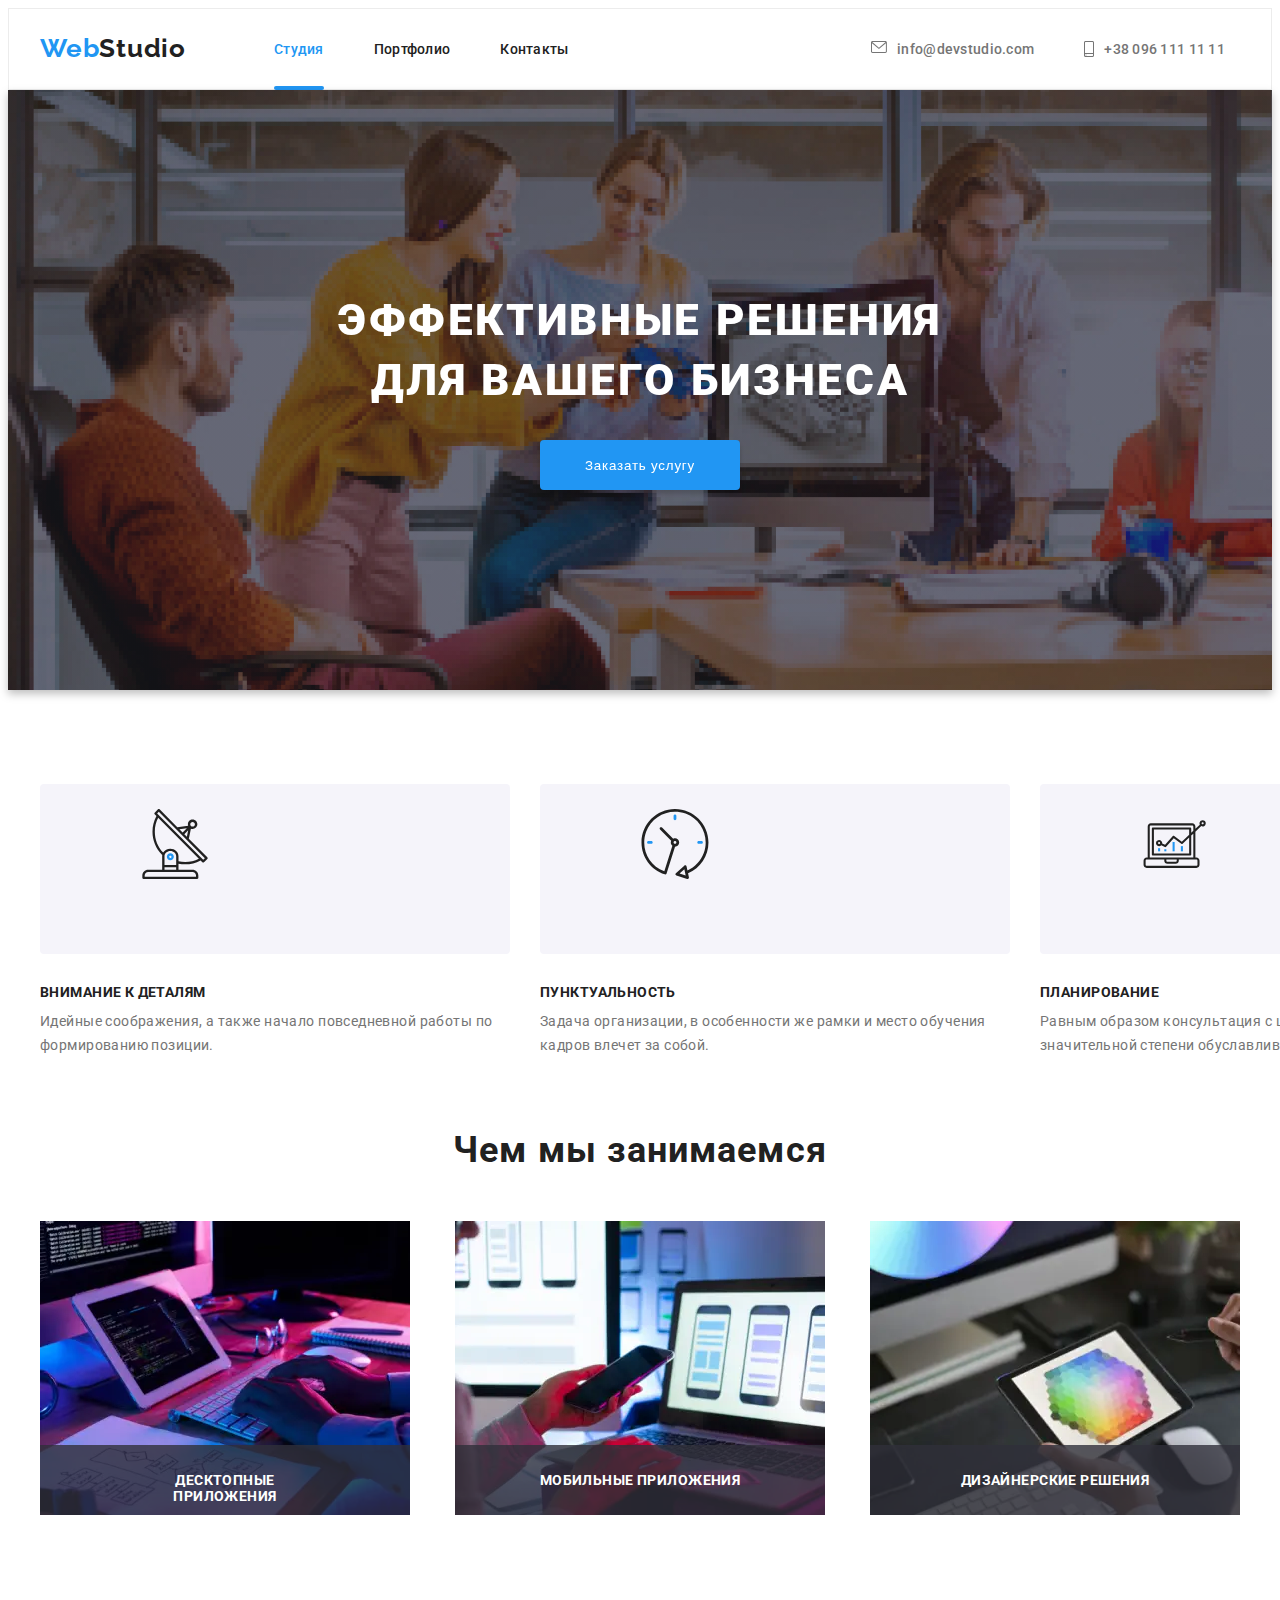
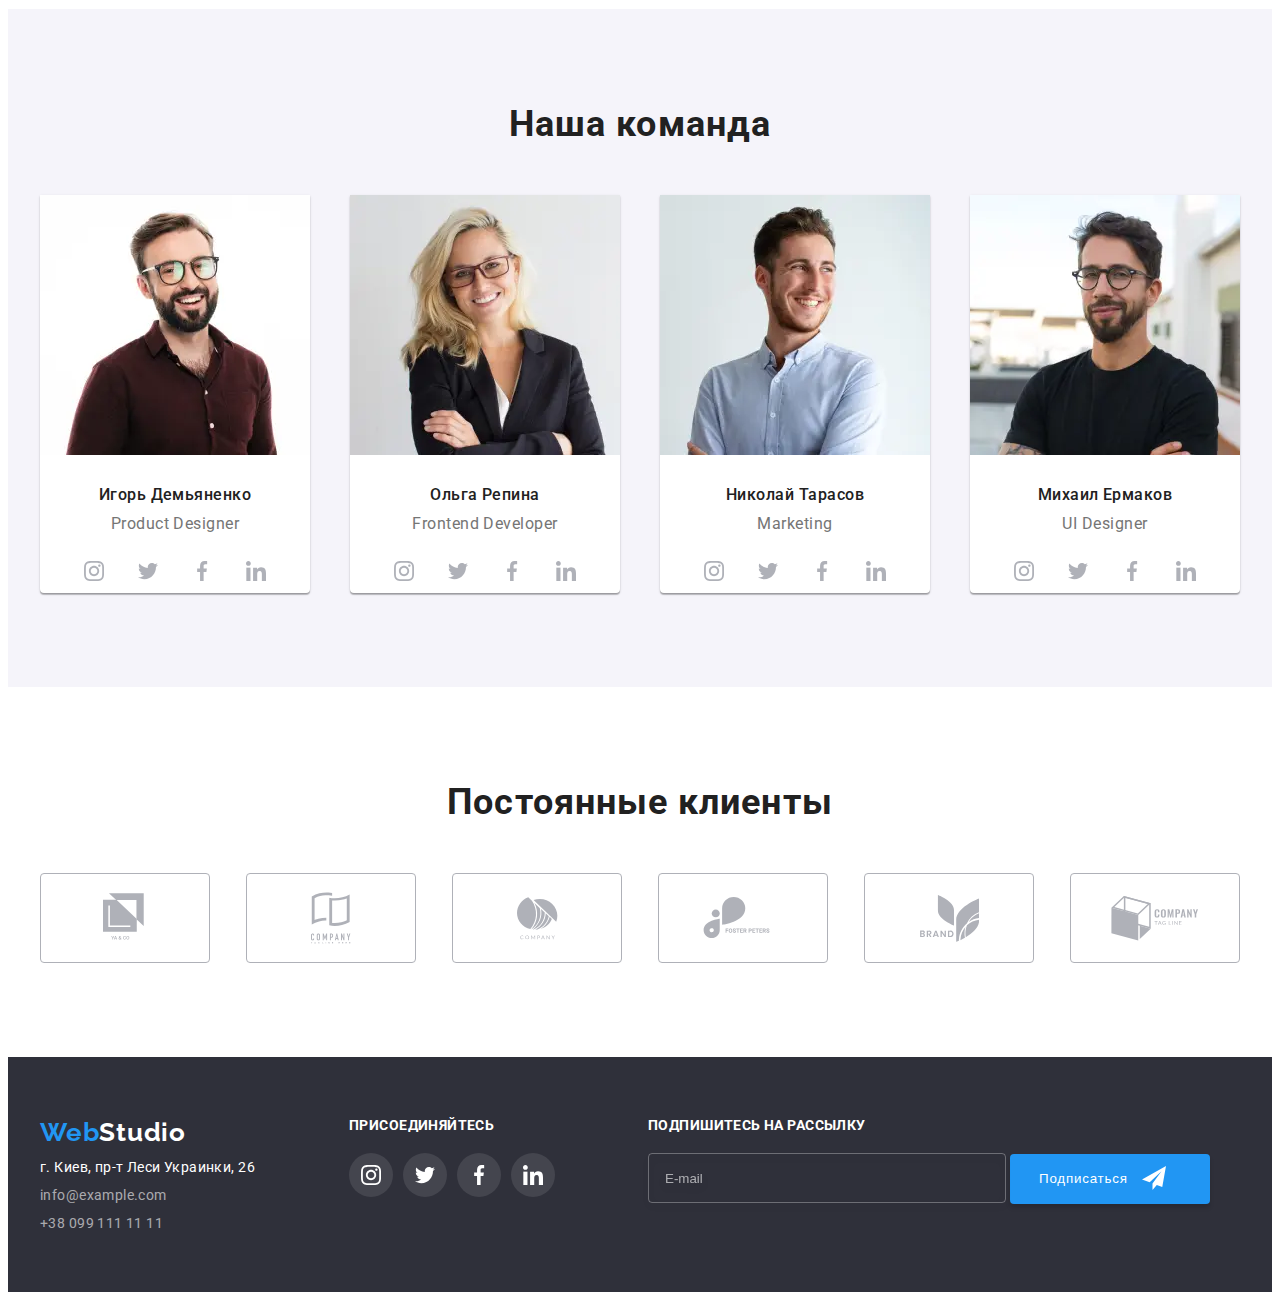
<file: index.html>
<!DOCTYPE html>
<html lang="ru">

<head>
  <meta charset="UTF-8" />
  <meta name="viewport" content="width=device-width, initial-scale=1.0" />
  <title>Веб-студия</title>
  <link rel="preconnect" href="https://fonts.gstatic.com" />
  <link href="https://fonts.googleapis.com/css2?family=Raleway:wght@700&family=Roboto:wght@400;500;700;900&display=swap"
    rel="stylesheet" />
  <link rel="stylesheet" href="https://cdnjs.cloudflare.com/ajax/libs/modern-normalize/1.0.0/modern-normalize.min.css"
    integrity="sha512-ISS7cAi1PEhQ8jnbJpJZMd29NlhNj4AWYyLOSp2CE/CsHxTCu+r+t0D2yoJudVrd0/8fTVPUVDzY5Tvli75u/g=="
    crossorigin="anonymous" />
  <link rel="stylesheet" href="./css/main.min.css" />
</head>

<body>
  <svg aria-hidden="true" style="position: absolute; width: 0; height: 0; overflow: hidden;" version="1.1"
    xmlns="http://www.w3.org/2000/svg" xmlns:xlink="http://www.w3.org/1999/xlink">
    <defs>
      <symbol id="icon-astronaut" viewBox="0 0 32 32">
        <path fill="#2196f3" style="fill: var(--color1, #2196f3)"
          d="M31.974 4.524c-0.063-0.193-0.229-0.333-0.43-0.363l-1.91-0.278-0.855-1.731c-0.179-0.365-0.777-0.365-0.956 0l-0.855 1.731-1.91 0.278c-0.201 0.029-0.367 0.17-0.431 0.363-0.062 0.193-0.011 0.405 0.135 0.547l1.383 1.348-0.326 1.903c-0.034 0.2 0.048 0.402 0.212 0.522 0.166 0.121 0.382 0.135 0.562 0.040l1.709-0.899 1.709 0.899c0.078 0.041 0.164 0.061 0.249 0.061 0.11 0 0.221-0.034 0.314-0.102 0.164-0.119 0.246-0.322 0.212-0.522l-0.326-1.903 1.383-1.348c0.145-0.142 0.197-0.354 0.135-0.547zM29.511 5.851c-0.125 0.122-0.183 0.299-0.153 0.472l0.191 1.114-1-0.526c-0.078-0.041-0.163-0.061-0.249-0.061s-0.17 0.020-0.249 0.061l-1.001 0.526 0.191-1.114c0.030-0.173-0.028-0.349-0.153-0.472l-0.81-0.789 1.119-0.163c0.174-0.025 0.324-0.134 0.402-0.292l0.5-1.013 0.5 1.013c0.078 0.157 0.228 0.267 0.402 0.292l1.119 0.163-0.809 0.789z">
        </path>
        <path fill="#2196f3" style="fill: var(--color1, #2196f3)" d="M26.134 20.522h-1.067v1.067h1.067v-1.067z"></path>
        <path fill="#2196f3" style="fill: var(--color1, #2196f3)" d="M26.134 22.656h-1.067v1.067h1.067v-1.067z"></path>
        <path fill="#2196f3" style="fill: var(--color1, #2196f3)" d="M27.2 21.589h-1.067v1.067h1.067v-1.067z"></path>
        <path fill="#2196f3" style="fill: var(--color1, #2196f3)" d="M25.067 21.589h-1.067v1.067h1.067v-1.067z"></path>
        <path fill="#2196f3" style="fill: var(--color1, #2196f3)" d="M22.4 26.389h-1.067v1.067h1.067v-1.067z"></path>
        <path fill="#2196f3" style="fill: var(--color1, #2196f3)" d="M22.4 28.522h-1.067v1.067h1.067v-1.067z"></path>
        <path fill="#2196f3" style="fill: var(--color1, #2196f3)" d="M23.467 27.456h-1.067v1.067h1.067v-1.067z"></path>
        <path fill="#2196f3" style="fill: var(--color1, #2196f3)" d="M21.333 27.456h-1.067v1.067h1.067v-1.067z"></path>
        <path fill="#2196f3" style="fill: var(--color1, #2196f3)" d="M16 24.256h-1.067v1.067h1.067v-1.067z"></path>
        <path fill="#2196f3" style="fill: var(--color1, #2196f3)" d="M16 26.389h-1.067v1.067h1.067v-1.067z"></path>
        <path fill="#2196f3" style="fill: var(--color1, #2196f3)" d="M17.067 25.322h-1.067v1.067h1.067v-1.067z"></path>
        <path fill="#2196f3" style="fill: var(--color1, #2196f3)" d="M14.933 25.322h-1.067v1.067h1.067v-1.067z"></path>
        <path fill="#2196f3" style="fill: var(--color1, #2196f3)" d="M5.867 6.122h-1.067v1.067h1.067v-1.067z"></path>
        <path fill="#2196f3" style="fill: var(--color1, #2196f3)" d="M5.867 8.255h-1.067v1.067h1.067v-1.067z"></path>
        <path fill="#2196f3" style="fill: var(--color1, #2196f3)" d="M6.933 7.189h-1.067v1.067h1.067v-1.067z"></path>
        <path fill="#2196f3" style="fill: var(--color1, #2196f3)" d="M4.8 7.189h-1.067v1.067h1.067v-1.067z"></path>
        <path fill="#212121" style="fill: var(--color2, #212121)"
          d="M24.715 14.159c-0.287-0.388-0.709-0.637-1.188-0.705-0.481-0.068-0.956 0.058-1.34 0.352l-1.252 0.96-1.898 1.417-1.358-0.541c2.421-1.086 4.114-3.508 4.114-6.32 0-3.823-3.123-6.933-6.961-6.933s-6.961 3.11-6.961 6.933c0 1.386 0.414 2.674 1.12 3.758l-2.764-0.024c-0.002 0-0.003 0-0.005 0-0.009 0-0.015 0.004-0.023 0.005-0.053 0.002-0.105 0.013-0.155 0.031-0.013 0.005-0.026 0.008-0.038 0.013-0.006 0.003-0.013 0.003-0.019 0.006l-3.233 1.596c-0.001 0-0.001 0-0.001 0.001l-1.893 0.911c-0.021 0.009-0.042 0.021-0.063 0.035-0.755 0.502-1.012 1.489-0.598 2.295 0.22 0.429 0.595 0.745 1.056 0.889 0.178 0.055 0.359 0.083 0.539 0.083 0.29 0 0.577-0.071 0.839-0.211l1.388-0.738 2.264-1.169 1.357-0.008-5.442 5.416c-0.001 0.001-0.001 0.001-0.002 0.001l-1.339 1.333c-0.316 0.315-0.49 0.732-0.49 1.178s0.174 0.863 0.49 1.179c0.325 0.323 0.752 0.485 1.179 0.485s0.854-0.162 1.18-0.485l1.314-1.309 1.741-1.3 0.901 0.897-1.762 1.754c-0 0.001-0.001 0.001-0.002 0.001l-1.339 1.333c-0.316 0.315-0.49 0.732-0.49 1.178s0.174 0.863 0.49 1.179c0.325 0.323 0.753 0.485 1.18 0.485s0.855-0.162 1.18-0.485l3.482-3.467c0.001-0.001 0.001-0.001 0.001-0.002l1.010-1-0.004-0.004c0.006-0.006 0.015-0.009 0.022-0.015l5.166-5.658 3.471 0.494c0.025 0.004 0.050 0.005 0.075 0.005 0.065 0 0.127-0.015 0.187-0.038 0.018-0.006 0.033-0.015 0.050-0.023 0.019-0.010 0.039-0.015 0.058-0.027l3.213-2.133c0.012-0.008 0.018-0.021 0.029-0.029 0.013-0.010 0.029-0.014 0.041-0.026l1.271-1.191c0.662-0.62 0.753-1.635 0.212-2.362zM2.13 17.77c-0.173 0.093-0.37 0.111-0.558 0.052-0.187-0.058-0.338-0.186-0.427-0.358-0.161-0.314-0.068-0.695 0.214-0.902l1.314-0.632 0.449 1.312-0.992 0.528zM5.628 15.942l-1.548 0.8-0.439-1.283 2.027-1.001-0.040 1.484zM20.727 9.322c0 0.918-0.219 1.785-0.599 2.559l-4.181-1.899c-0.044-0.573-0.341-1.075-0.788-1.388l1.464-4.86c2.378 0.756 4.105 2.974 4.105 5.588zM8.938 9.322c0-3.235 2.644-5.867 5.894-5.867 0.253 0 0.5 0.021 0.745 0.052l-1.432 4.754c-0.019-0.001-0.037-0.006-0.057-0.006-1.033 0-1.873 0.837-1.873 1.867s0.84 1.867 1.873 1.867c0.694 0 1.294-0.383 1.618-0.945l3.862 1.755c-1.075 1.446-2.795 2.39-4.737 2.39-3.25 0-5.894-2.632-5.894-5.867zM14.894 10.122c0 0.441-0.362 0.8-0.806 0.8s-0.806-0.359-0.806-0.8c0-0.441 0.362-0.8 0.806-0.8s0.806 0.359 0.806 0.8zM2.465 25.146c-0.236 0.234-0.619 0.234-0.854 0.001-0.114-0.114-0.176-0.263-0.176-0.423s0.062-0.309 0.176-0.421l0.962-0.958 0.851 0.848-0.959 0.955zM5.679 28.88c-0.236 0.234-0.619 0.235-0.855 0.001-0.114-0.114-0.176-0.263-0.176-0.423s0.062-0.309 0.176-0.421l0.963-0.959 0.852 0.848-0.96 0.955zM9.16 25.411c-0.001 0-0.001 0-0.002 0.001l-1.765 1.76-0.852-0.848 1.763-1.755c0 0 0 0 0-0s0.001-0.001 0.002-0.001c0.040-0.040 0.065-0.088 0.090-0.135 0.007-0.014 0.020-0.026 0.026-0.040 0.017-0.041 0.019-0.085 0.026-0.129 0.003-0.025 0.014-0.047 0.014-0.073 0-0.036-0.013-0.070-0.020-0.106-0.006-0.032-0.006-0.065-0.019-0.095-0.020-0.050-0.055-0.094-0.091-0.138-0.010-0.012-0.014-0.027-0.025-0.038 0 0 0 0-0.001 0s-0.001-0.002-0.001-0.002l-1.607-1.6c-0.017-0.017-0.039-0.024-0.058-0.038-0.028-0.022-0.055-0.042-0.087-0.058-0.030-0.015-0.061-0.024-0.093-0.033-0.034-0.010-0.067-0.017-0.103-0.020-0.033-0.002-0.063 0.001-0.095 0.005-0.036 0.004-0.069 0.009-0.104 0.020-0.034 0.011-0.063 0.027-0.094 0.045-0.020 0.011-0.042 0.015-0.061 0.029l-1.773 1.324-0.901-0.897 2.399-2.386 4.361 4.289-0.928 0.919zM15.979 18.394c-0.015-0.002-0.030 0.004-0.045 0.003-0.039-0.002-0.076 0.001-0.115 0.007-0.030 0.005-0.059 0.011-0.088 0.021-0.034 0.012-0.065 0.028-0.097 0.047-0.030 0.018-0.057 0.037-0.083 0.061-0.013 0.011-0.028 0.017-0.040 0.029l-4.698 5.146-4.328-4.257 2.833-2.818c0.209-0.208 0.21-0.546 0.002-0.755-0.105-0.105-0.243-0.157-0.381-0.156v-0.001l-2.219 0.013 0.028-1.607 3.104 0.027c1.265 1.294 3.029 2.101 4.981 2.101 0.437 0 0.864-0.045 1.279-0.123 0.040 0.032 0.079 0.065 0.13 0.085l2.41 0.96 0.331 1.644-3.003-0.427zM20.020 18.572l-0.313-1.558 1.446-1.080 0.947 1.257-2.080 1.381zM23.774 15.741l-0.838 0.785-0.931-1.236 0.831-0.637c0.155-0.119 0.351-0.168 0.543-0.143 0.193 0.027 0.364 0.128 0.48 0.284 0.217 0.292 0.18 0.699-0.085 0.947z">
        </path>
        <path fill="#212121" style="fill: var(--color2, #212121)"
          d="M13.602 18.544l-2.143-2.133c-0.207-0.207-0.545-0.207-0.753 0l-2.142 2.133c-0.1 0.101-0.157 0.236-0.157 0.378s0.056 0.278 0.157 0.378l2.142 2.133c0.104 0.103 0.241 0.155 0.377 0.155s0.273-0.052 0.376-0.155l2.143-2.133c0.1-0.1 0.157-0.236 0.157-0.378s-0.057-0.278-0.157-0.378zM11.083 20.303l-1.387-1.381 1.387-1.381 1.387 1.381-1.387 1.381z">
        </path>
        <path fill="#212121" style="fill: var(--color2, #212121)"
          d="M17.164 5.071l-0.258 1.036c0.071 0.018 1.738 0.452 1.738 2.149h1.067c-0-2.017-1.666-2.965-2.547-3.185z">
        </path>
        <path fill="#212121" style="fill: var(--color2, #212121)" d="M19.711 9.322h-1.067v1.067h1.067v-1.067z"></path>
      </symbol>
      <symbol id="icon-clock" viewBox="0 0 32 32">
        <path fill="#212121" style="fill: var(--color2, #212121)"
          d="M31.297 15.301c-0.002-8.452-6.855-15.303-15.308-15.301s-15.303 6.855-15.301 15.308c0.001 6.658 4.307 12.551 10.649 14.576 0.061 0.019 0.124 0.029 0.187 0.029 0.121-0 0.239-0.032 0.342-0.094 0.135-0.080 0.236-0.207 0.283-0.356l3.865-12.25c1.057-0.005 1.909-0.866 1.903-1.923s-0.866-1.909-1.923-1.903c-0.284 0.001-0.565 0.067-0.82 0.191l-5.106-5.107c-0.253-0.245-0.657-0.238-0.902 0.016-0.239 0.247-0.239 0.639 0 0.886l5.103 5.109c-0.392 0.799-0.168 1.764 0.536 2.309l-3.683 11.673c-7.278-2.681-11.004-10.754-8.323-18.032s10.754-11.004 18.032-8.323 11.004 10.754 8.323 18.032c-1.31 3.556-4.001 6.431-7.462 7.973l-0.398-1.874c-0.073-0.344-0.411-0.565-0.756-0.492-0.109 0.023-0.209 0.074-0.292 0.148l-3.837 3.426c-0.263 0.234-0.287 0.637-0.052 0.9 0.076 0.085 0.174 0.149 0.283 0.184l4.899 1.563c0.335 0.108 0.694-0.077 0.802-0.412 0.034-0.106 0.040-0.219 0.017-0.328l-0.391-1.839c5.664-2.388 9.342-7.942 9.329-14.089zM15.992 14.664c0.352 0 0.638 0.286 0.638 0.638s-0.286 0.638-0.638 0.638c-0.352 0-0.638-0.285-0.638-0.638s0.285-0.638 0.638-0.638zM18.093 29.528l2.184-1.948 0.603 2.84-2.787-0.892z">
        </path>
        <path fill="#2196f3" style="fill: var(--color1, #2196f3)"
          d="M15.354 3.185v1.275c0 0.352 0.285 0.638 0.638 0.638s0.638-0.285 0.638-0.638v-1.275c0-0.352-0.286-0.638-0.638-0.638s-0.638 0.286-0.638 0.638z">
        </path>
        <path fill="#2196f3" style="fill: var(--color1, #2196f3)"
          d="M3.876 14.664c-0.352 0-0.638 0.286-0.638 0.638s0.285 0.638 0.638 0.638h1.275c0.352 0 0.638-0.285 0.638-0.638s-0.285-0.638-0.638-0.638h-1.275z">
        </path>
        <path fill="#2196f3" style="fill: var(--color1, #2196f3)"
          d="M28.108 15.939c0.352 0 0.638-0.285 0.638-0.638s-0.285-0.638-0.638-0.638h-1.275c-0.352 0-0.638 0.286-0.638 0.638s0.286 0.638 0.638 0.638h1.275z">
        </path>
      </symbol>
      <symbol id="icon-diagramma" viewBox="0 0 36 32">
        <path fill="#2196f3" style="fill: var(--color1, #2196f3)" d="M16.754 14.965h1.066v4.798h-1.066v-4.797z"></path>
        <path fill="#2196f3" style="fill: var(--color1, #2196f3)" d="M21.018 17.097h1.066v2.665h-1.066v-2.665z"></path>
        <path fill="#2196f3" style="fill: var(--color1, #2196f3)" d="M12.49 18.696h1.066v1.066h-1.066v-1.066z"></path>
        <path fill="#2196f3" style="fill: var(--color1, #2196f3)" d="M9.291 18.163h1.066v1.599h-1.066v-1.599z"></path>
        <path fill="#212121" style="fill: var(--color2, #212121)"
          d="M3.428 28.291h25.587c0.883 0 1.599-0.716 1.599-1.599v-2.132c0-0.883-0.716-1.599-1.599-1.599h-0.533v-13.293l3.028-2.868c0.703 0.346 1.553 0.136 2.013-0.499s0.396-1.508-0.153-2.068-1.42-0.644-2.065-0.198c-0.644 0.446-0.873 1.292-0.542 2.002l-2.281 2.163v-1.23c0-0.883-0.716-1.599-1.599-1.599h-21.322c-0.883 0-1.599 0.716-1.599 1.599v15.992h-0.533c-0.883 0-1.599 0.716-1.599 1.599v2.132c0 0.883 0.716 1.599 1.599 1.599zM32.213 4.837c0.294 0 0.533 0.239 0.533 0.533s-0.239 0.533-0.533 0.533c-0.294 0-0.533-0.239-0.533-0.533s0.239-0.533 0.533-0.533zM5.027 6.969c0-0.294 0.239-0.533 0.533-0.533h21.322c0.294 0 0.533 0.239 0.533 0.533v2.239l-1.066 1.013v-2.186c0-0.294-0.239-0.533-0.533-0.533h-19.19c-0.294 0-0.533 0.239-0.533 0.533v13.326c0 0.294 0.239 0.533 0.533 0.533h19.19c0.294 0 0.533-0.239 0.533-0.533v-9.674l1.066-1.010v12.284h-22.388v-15.992zM9.824 13.899c-0.721-0.002-1.354 0.478-1.546 1.174s0.105 1.433 0.725 1.801c0.62 0.368 1.41 0.276 1.928-0.226l1.853 0.93c0.215 0.108 0.476 0.057 0.636-0.123l3.939-4.431 3.872 2.901c0.208 0.156 0.498 0.139 0.686-0.039l3.365-3.188v8.131h-18.124v-12.26h18.124v2.66l-3.771 3.572-3.904-2.927c-0.222-0.166-0.534-0.135-0.718 0.072l-3.993 4.493-1.493-0.746c0.011-0.064 0.018-0.129 0.020-0.193 0-0.883-0.716-1.599-1.599-1.599zM10.357 15.498c0 0.294-0.239 0.533-0.533 0.533s-0.533-0.239-0.533-0.533c0-0.294 0.239-0.533 0.533-0.533s0.533 0.239 0.533 0.533zM13.556 24.027h5.331v0.533c0 0.294-0.239 0.533-0.533 0.533h-4.264c-0.294 0-0.533-0.239-0.533-0.533v-0.533zM2.895 24.56c0-0.294 0.239-0.533 0.533-0.533h9.062v0.533c0 0.883 0.716 1.599 1.599 1.599h4.264c0.883 0 1.599-0.716 1.599-1.599v-0.533h9.062c0.294 0 0.533 0.239 0.533 0.533v2.132c0 0.294-0.239 0.533-0.533 0.533h-25.587c-0.294 0-0.533-0.239-0.533-0.533v-2.132z">
        </path>
      </symbol>
      <symbol id="icon-envelope" viewBox="0 0 43 32">
        <path
          d="M38.667 0h-34.667c-2.206 0-4 1.794-4 4v24c0 2.206 1.794 4 4 4h34.667c2.206 0 4-1.794 4-4v-24c0-2.206-1.794-4-4-4zM38.667 2.667c0.181 0 0.353 0.038 0.511 0.103l-17.844 15.466-17.844-15.466c0.158-0.066 0.33-0.103 0.511-0.103h34.667zM38.667 29.333h-34.667c-0.736 0-1.333-0.598-1.333-1.333v-22.413l17.793 15.421c0.251 0.217 0.563 0.326 0.874 0.326s0.622-0.108 0.874-0.326l17.793-15.421v22.413c0 0.736-0.598 1.333-1.333 1.333z">
        </path>
      </symbol>
      <symbol id="icon-facebook" viewBox="0 0 32 32">
        <path
          d="M21.329 5.313h2.921v-5.088c-0.504-0.069-2.237-0.225-4.256-0.225-4.212 0-7.097 2.649-7.097 7.519v4.481h-4.648v5.688h4.648v14.312h5.699v-14.311h4.46l0.708-5.688h-5.169v-3.919c0.001-1.644 0.444-2.769 2.735-2.769z">
        </path>
      </symbol>
      <symbol id="icon-instagram" viewBox="0 0 32 32">
        <path
          d="M31.969 9.408c-0.075-1.7-0.35-2.869-0.744-3.882-0.406-1.075-1.032-2.038-1.851-2.838-0.8-0.813-1.769-1.444-2.832-1.844-1.019-0.394-2.182-0.669-3.882-0.744-1.713-0.081-2.257-0.1-6.601-0.1s-4.888 0.019-6.595 0.094c-1.7 0.075-2.869 0.35-3.882 0.744-1.075 0.406-2.038 1.031-2.838 1.85-0.813 0.8-1.444 1.769-1.844 2.832-0.394 1.019-0.669 2.182-0.744 3.882-0.081 1.713-0.1 2.257-0.1 6.601s0.019 4.888 0.094 6.595c0.075 1.7 0.35 2.869 0.744 3.882 0.406 1.075 1.038 2.038 1.85 2.838 0.8 0.813 1.769 1.444 2.832 1.844 1.019 0.394 2.182 0.669 3.882 0.744 1.706 0.075 2.25 0.094 6.595 0.094s4.888-0.019 6.595-0.094c1.7-0.075 2.869-0.35 3.882-0.744 2.151-0.832 3.851-2.532 4.682-4.682 0.394-1.019 0.669-2.182 0.744-3.882 0.075-1.707 0.094-2.251 0.094-6.595s-0.006-4.888-0.081-6.595zM29.087 22.473c-0.069 1.563-0.331 2.407-0.55 2.969-0.538 1.394-1.644 2.5-3.038 3.038-0.563 0.219-1.413 0.481-2.969 0.55-1.688 0.075-2.194 0.094-6.464 0.094s-4.782-0.019-6.464-0.094c-1.563-0.069-2.407-0.331-2.969-0.55-0.694-0.256-1.325-0.663-1.838-1.194-0.531-0.519-0.938-1.144-1.194-1.838-0.219-0.563-0.481-1.413-0.55-2.969-0.075-1.688-0.094-2.194-0.094-6.464s0.019-4.782 0.094-6.464c0.069-1.563 0.331-2.407 0.55-2.969 0.256-0.694 0.663-1.325 1.2-1.838 0.519-0.531 1.144-0.938 1.838-1.194 0.563-0.219 1.413-0.481 2.969-0.55 1.688-0.075 2.194-0.094 6.464-0.094 4.276 0 4.782 0.019 6.464 0.094 1.563 0.069 2.407 0.331 2.969 0.55 0.694 0.256 1.325 0.662 1.838 1.194 0.531 0.519 0.938 1.144 1.194 1.838 0.219 0.563 0.481 1.413 0.55 2.969 0.075 1.688 0.094 2.194 0.094 6.464s-0.019 4.77-0.094 6.458z">
        </path>
        <path
          d="M16.059 7.783c-4.538 0-8.22 3.682-8.22 8.22s3.682 8.22 8.22 8.22c4.539 0 8.22-3.682 8.22-8.22s-3.682-8.22-8.22-8.22zM16.059 21.335c-2.944 0-5.332-2.388-5.332-5.332s2.388-5.332 5.332-5.332c2.944 0 5.332 2.388 5.332 5.332s-2.388 5.332-5.332 5.332z">
        </path>
        <path
          d="M26.524 7.458c0 1.060-0.859 1.919-1.919 1.919s-1.919-0.859-1.919-1.919c0-1.060 0.859-1.919 1.919-1.919s1.919 0.859 1.919 1.919z">
        </path>
      </symbol>
      <symbol id="icon-linkedin" viewBox="0 0 32 32">
        <path
          d="M31.992 32v-0.001h0.008v-11.736c0-5.741-1.236-10.164-7.948-10.164-3.227 0-5.392 1.771-6.276 3.449h-0.093v-2.913h-6.364v21.364h6.627v-10.579c0-2.785 0.528-5.479 3.977-5.479 3.399 0 3.449 3.179 3.449 5.657v10.401h6.62z">
        </path>
        <path d="M0.528 10.636h6.635v21.364h-6.635v-21.364z"></path>
        <path
          d="M3.843 0c-2.121 0-3.843 1.721-3.843 3.843s1.721 3.879 3.843 3.879c2.121 0 3.843-1.757 3.843-3.879-0.001-2.121-1.723-3.843-3.843-3.843v0z">
        </path>
      </symbol>
      <symbol id="icon-logo-1" viewBox="0 0 29 32">
        <path d="M3.84 0l4.677 4.428h13.046v12.351l4.677 4.428v-21.206h-22.4z"></path>
        <path
          d="M0 4.241v20.6h21.76v-8.188l-13.105-12.406-8.655-0.005zM17.615 21.828h-14.172v-13.854h1.002v12.916h13.17v0.938z">
        </path>
        <path
          d="M6.266 28.662l0.523-1.078h0.438l-0.763 1.438v0.837h-0.397v-0.837l-0.764-1.438h0.439l0.523 1.078zM8.513 29.329h-0.881l-0.184 0.53h-0.411l0.859-2.275h0.355l0.861 2.275h-0.412l-0.186-0.53zM7.743 29.010h0.659l-0.33-0.944-0.33 0.944zM10.071 29.244c0-0.105 0.029-0.202 0.086-0.289 0.057-0.089 0.17-0.193 0.339-0.314-0.088-0.111-0.151-0.206-0.186-0.284s-0.052-0.154-0.052-0.227c0-0.178 0.054-0.319 0.162-0.422s0.254-0.156 0.438-0.156c0.166 0 0.301 0.049 0.406 0.147 0.106 0.097 0.159 0.217 0.159 0.361 0 0.095-0.024 0.182-0.072 0.262-0.048 0.079-0.127 0.158-0.236 0.238l-0.155 0.113 0.439 0.519c0.064-0.125 0.095-0.264 0.095-0.417h0.33c0 0.28-0.066 0.51-0.197 0.689l0.334 0.395h-0.441l-0.128-0.152c-0.162 0.122-0.356 0.183-0.581 0.183s-0.405-0.059-0.541-0.178c-0.134-0.12-0.202-0.276-0.202-0.467zM10.824 29.587c0.128 0 0.248-0.043 0.359-0.128l-0.497-0.586-0.048 0.034c-0.125 0.095-0.188 0.203-0.188 0.325 0 0.105 0.034 0.191 0.102 0.256s0.158 0.098 0.272 0.098zM10.615 28.121c0 0.087 0.054 0.197 0.161 0.33l0.173-0.119 0.048-0.039c0.065-0.057 0.097-0.131 0.097-0.22 0-0.059-0.022-0.11-0.067-0.152-0.045-0.043-0.102-0.064-0.17-0.064-0.074 0-0.133 0.025-0.177 0.075s-0.066 0.113-0.066 0.189zM14.748 29.118c-0.023 0.243-0.113 0.432-0.269 0.569-0.156 0.135-0.364 0.203-0.623 0.203-0.181 0-0.341-0.043-0.48-0.128-0.137-0.086-0.244-0.209-0.319-0.367s-0.114-0.342-0.117-0.552v-0.212c0-0.215 0.038-0.404 0.114-0.567s0.185-0.29 0.327-0.378c0.143-0.088 0.307-0.133 0.494-0.133 0.251 0 0.453 0.068 0.606 0.205s0.242 0.329 0.267 0.578h-0.394c-0.019-0.164-0.067-0.281-0.144-0.353-0.076-0.073-0.188-0.109-0.336-0.109-0.172 0-0.304 0.063-0.397 0.189-0.092 0.125-0.139 0.309-0.141 0.552v0.202c0 0.246 0.044 0.433 0.131 0.563s0.218 0.194 0.387 0.194c0.155 0 0.272-0.035 0.35-0.105s0.128-0.186 0.148-0.348h0.394zM16.918 28.78c0 0.223-0.039 0.419-0.116 0.588-0.077 0.168-0.188 0.297-0.331 0.388-0.143 0.090-0.307 0.134-0.494 0.134-0.184 0-0.349-0.045-0.494-0.134-0.144-0.091-0.255-0.219-0.334-0.386-0.078-0.167-0.118-0.359-0.119-0.576v-0.128c0-0.222 0.039-0.418 0.117-0.588 0.079-0.17 0.19-0.299 0.333-0.389 0.144-0.091 0.308-0.136 0.494-0.136s0.349 0.045 0.492 0.134c0.144 0.088 0.255 0.217 0.333 0.384s0.118 0.361 0.119 0.583v0.127zM16.523 28.662c0-0.252-0.048-0.445-0.144-0.58-0.095-0.134-0.23-0.202-0.405-0.202-0.171 0-0.305 0.067-0.402 0.202-0.096 0.133-0.145 0.322-0.147 0.567v0.131c0 0.25 0.048 0.443 0.145 0.58s0.233 0.205 0.406 0.205c0.175 0 0.309-0.067 0.403-0.2 0.095-0.133 0.142-0.328 0.142-0.584v-0.119z">
        </path>
      </symbol>
      <symbol id="icon-logo-2" viewBox="0 0 25 32">
        <path
          d="M10.447 1.806h0.084c0.156 0 0.324 0.016 0.49 0.030 0.734 0.052 1.463 0.162 2.179 0.329v-1.762c-0.738-0.185-1.491-0.305-2.249-0.358-0.288-0.022-0.595-0.036-0.909-0.044h-0.263c-1.523 0.006-3.039 0.201-4.515 0.582-1.68 0.419-3.293 1.075-4.79 1.948v17.475c1.442-0.783 2.976-1.381 4.566-1.779 1.256-0.32 2.539-0.517 3.833-0.588h0.051c0.216-0.011 0.433-0.017 0.655-0.019v-1.79c-1.681 0.022-3.353 0.244-4.982 0.662-0.602 0.157-1.185 0.325-1.731 0.513l-0.623 0.211v-13.625l0.266-0.128c2.032-0.963 4.229-1.524 6.471-1.651 0.019-0.001 0.037-0.001 0.056 0 0.248-0.013 0.497-0.019 0.741-0.019h0.28c0.129 0.003 0.258 0.006 0.388 0.014z">
        </path>
        <path
          d="M14.837 3.651c-0.409 0-0.814-0.014-1.205-0.044-0.467-0.034-0.947-0.091-1.401-0.167-0.277-0.047-0.55-0.103-0.814-0.164v17.275c1.12 0.277 2.271 0.413 3.425 0.404 1.523-0.006 3.039-0.201 4.515-0.581 1.68-0.42 3.294-1.075 4.792-1.948v-17.163c-1.442 0.783-2.975 1.381-4.564 1.781-1.551 0.398-3.145 0.603-4.747 0.609zM21.745 3.95l0.623-0.21v13.63l-0.266 0.128c-1.021 0.486-2.087 0.869-3.184 1.144-1.331 0.344-2.7 0.522-4.074 0.527-0.411 0-0.819-0.017-1.214-0.052l-0.427-0.038v-14.017l0.497 0.033c0.361 0.023 0.735 0.034 1.141 0.034 1.745-0.006 3.483-0.229 5.173-0.663 0.581-0.153 1.158-0.325 1.731-0.518z">
        </path>
        <path
          d="M1.684 25.977c-0.090-0.093-0.197-0.166-0.317-0.214s-0.247-0.071-0.376-0.066c-0.137-0.002-0.273 0.024-0.4 0.075-0.117 0.046-0.222 0.116-0.311 0.205s-0.156 0.196-0.201 0.313c-0.049 0.123-0.073 0.254-0.072 0.387v2.335c-0.006 0.165 0.026 0.328 0.092 0.479 0.055 0.12 0.135 0.226 0.233 0.313 0.093 0.079 0.203 0.135 0.321 0.166 0.114 0.032 0.231 0.048 0.349 0.049 0.13 0.001 0.259-0.027 0.377-0.081 0.117-0.051 0.222-0.124 0.311-0.216 0.087-0.091 0.156-0.197 0.204-0.313 0.050-0.118 0.075-0.244 0.075-0.372v-0.261h-0.61v0.208c0.002 0.071-0.010 0.142-0.036 0.208-0.020 0.050-0.050 0.095-0.089 0.131-0.038 0.031-0.081 0.053-0.128 0.067-0.041 0.014-0.084 0.021-0.128 0.022-0.054 0.006-0.11-0.002-0.16-0.024s-0.094-0.057-0.126-0.101c-0.058-0.094-0.086-0.203-0.081-0.313v-2.177c-0.004-0.121 0.022-0.241 0.075-0.349 0.032-0.049 0.077-0.089 0.129-0.114s0.112-0.034 0.17-0.027c0.053-0.002 0.105 0.009 0.152 0.032s0.089 0.057 0.12 0.099c0.068 0.090 0.104 0.2 0.101 0.313v0.202h0.604v-0.238c0.001-0.14-0.024-0.278-0.075-0.408-0.045-0.122-0.114-0.234-0.204-0.329z">
        </path>
        <path
          d="M5.31 25.95c-0.195-0.164-0.44-0.255-0.694-0.257-0.124 0-0.248 0.023-0.364 0.066-0.119 0.042-0.228 0.107-0.322 0.191-0.101 0.091-0.182 0.202-0.237 0.327-0.061 0.143-0.092 0.297-0.089 0.452v2.239c-0.004 0.158 0.026 0.314 0.089 0.459 0.055 0.12 0.136 0.227 0.237 0.313 0.093 0.087 0.203 0.154 0.322 0.197 0.117 0.043 0.24 0.065 0.364 0.066s0.248-0.023 0.364-0.066c0.121-0.044 0.233-0.111 0.33-0.197 0.097-0.087 0.176-0.194 0.23-0.313 0.063-0.145 0.093-0.301 0.089-0.459v-2.239c0.003-0.155-0.027-0.31-0.089-0.452-0.054-0.123-0.133-0.235-0.23-0.327zM5.025 28.969c0.005 0.060-0.003 0.12-0.024 0.176s-0.054 0.107-0.097 0.148c-0.081 0.068-0.182 0.105-0.287 0.105s-0.207-0.037-0.287-0.105c-0.043-0.041-0.076-0.092-0.097-0.148s-0.029-0.116-0.024-0.176v-2.239c-0.005-0.060 0.003-0.12 0.024-0.176s0.054-0.107 0.097-0.148c0.081-0.068 0.182-0.105 0.287-0.105s0.207 0.037 0.287 0.105c0.043 0.041 0.076 0.092 0.097 0.148s0.029 0.116 0.024 0.176v2.239z">
        </path>
        <path
          d="M10.072 29.969v-4.239h-0.587l-0.771 2.244h-0.011l-0.777-2.244h-0.581v4.239h0.606v-2.579h0.011l0.593 1.823h0.302l0.598-1.823h0.011v2.579h0.606z">
        </path>
        <path
          d="M13.513 26.027c-0.093-0.105-0.211-0.184-0.343-0.232-0.142-0.046-0.29-0.068-0.439-0.066h-0.9v4.239h0.604v-1.656h0.311c0.188 0.009 0.376-0.031 0.545-0.116 0.137-0.076 0.252-0.188 0.332-0.324 0.070-0.113 0.117-0.238 0.139-0.369 0.024-0.16 0.035-0.321 0.033-0.482 0.006-0.204-0.014-0.407-0.059-0.606-0.040-0.147-0.117-0.281-0.223-0.39zM13.201 27.319c-0.003 0.077-0.022 0.152-0.056 0.221-0.035 0.065-0.089 0.117-0.156 0.149-0.089 0.040-0.187 0.058-0.285 0.053h-0.275v-1.441h0.311c0.094-0.005 0.187 0.014 0.272 0.053 0.062 0.036 0.112 0.091 0.142 0.157 0.033 0.074 0.051 0.155 0.053 0.236 0 0.089 0 0.183 0 0.282s0.006 0.2 0 0.291h-0.006z">
        </path>
        <path
          d="M16.374 25.73h-0.495l-0.934 4.239h0.604l0.177-0.911h0.823l0.177 0.911h0.604l-0.957-4.239zM15.817 28.481l0.297-1.537h0.011l0.296 1.537h-0.604z">
        </path>
        <path
          d="M20.277 28.284h-0.011l-0.912-2.554h-0.581v4.239h0.604v-2.549h0.012l0.923 2.549h0.568v-4.239h-0.604v2.554z">
        </path>
        <path d="M23.968 25.73l-0.486 1.685h-0.012l-0.486-1.685h-0.64l0.83 2.447v1.792h0.604v-1.792l0.83-2.447h-0.64z">
        </path>
        <path d="M0 31.166h0.291v0.817h0.198v-0.817h0.29v-0.167h-0.778v0.167z"></path>
        <path
          d="M2.447 30.998l-0.381 0.984h0.21l0.081-0.224h0.392l0.084 0.224h0.215l-0.391-0.984h-0.21zM2.416 31.593l0.134-0.365 0.134 0.365h-0.268z">
        </path>
        <path
          d="M4.866 31.62h0.227v0.127c-0.066 0.053-0.149 0.082-0.234 0.083-0.040 0.002-0.079-0.005-0.116-0.021s-0.068-0.041-0.093-0.072c-0.052-0.075-0.078-0.165-0.073-0.257 0-0.219 0.095-0.329 0.283-0.329 0.050-0.005 0.099 0.008 0.14 0.037s0.070 0.071 0.082 0.12l0.195-0.038c-0.042-0.192-0.181-0.289-0.417-0.289-0.127-0.003-0.25 0.042-0.344 0.127-0.050 0.049-0.088 0.108-0.112 0.174s-0.034 0.135-0.029 0.205c-0.006 0.135 0.039 0.267 0.126 0.369 0.048 0.050 0.107 0.088 0.171 0.113s0.134 0.035 0.203 0.031c0.154 0.004 0.304-0.052 0.417-0.157v-0.388h-0.427v0.166z">
        </path>
        <path d="M7.337 30.998h-0.199v0.984h0.69v-0.167h-0.49v-0.817z"></path>
        <path d="M9.426 30.998h-0.199v0.984h0.199v-0.984z"></path>
        <path d="M11.469 31.656l-0.403-0.657h-0.193v0.984h0.185v-0.643l0.395 0.643h0.198v-0.984h-0.182v0.657z"></path>
        <path d="M13.315 31.549h0.49v-0.167h-0.49v-0.216h0.528v-0.167h-0.727v0.984h0.747v-0.167h-0.548v-0.266z"></path>
        <path d="M17.792 31.387h-0.388v-0.388h-0.198v0.984h0.198v-0.43h0.388v0.43h0.198v-0.984h-0.198v0.388z"></path>
        <path d="M19.649 31.549h0.492v-0.167h-0.492v-0.216h0.529v-0.167h-0.727v0.984h0.746v-0.167h-0.548v-0.266z">
        </path>
        <path
          d="M22.168 31.549c0.171-0.027 0.258-0.117 0.258-0.274 0.005-0.042-0.001-0.084-0.018-0.123s-0.044-0.072-0.078-0.096c-0.089-0.045-0.189-0.065-0.288-0.058h-0.417v0.984h0.198v-0.412h0.039c0.042-0.003 0.084 0.005 0.123 0.022 0.029 0.018 0.053 0.043 0.070 0.072l0.215 0.313h0.237l-0.12-0.192c-0.053-0.095-0.128-0.176-0.218-0.236zM21.969 31.413h-0.146v-0.247h0.156c0.068-0.005 0.136 0.002 0.201 0.023 0.014 0.013 0.026 0.029 0.033 0.046s0.011 0.037 0.010 0.056c-0.001 0.019-0.006 0.038-0.015 0.055s-0.022 0.032-0.037 0.043c-0.065 0.020-0.133 0.028-0.201 0.023z">
        </path>
        <path d="M24.067 31.549h0.49v-0.167h-0.49v-0.216h0.529v-0.167h-0.729v0.984h0.747v-0.167h-0.548v-0.266z"></path>
      </symbol>
      <symbol id="icon-logo-3" viewBox="0 0 31 32">
        <path
          d="M4.722 31.103c0.011 0 0.022 0.003 0.032 0.007s0.019 0.011 0.027 0.018l0.153 0.161c-0.119 0.13-0.266 0.234-0.431 0.305-0.193 0.077-0.401 0.115-0.611 0.109-0.197 0.004-0.392-0.031-0.574-0.102-0.164-0.065-0.312-0.164-0.433-0.288-0.123-0.129-0.218-0.28-0.279-0.445-0.067-0.184-0.1-0.377-0.098-0.571-0.003-0.195 0.033-0.39 0.105-0.573 0.067-0.166 0.168-0.317 0.297-0.445 0.131-0.126 0.287-0.224 0.459-0.29 0.189-0.070 0.389-0.104 0.591-0.102 0.188-0.004 0.375 0.027 0.549 0.093 0.152 0.063 0.291 0.15 0.412 0.257l-0.128 0.171c-0.009 0.012-0.020 0.023-0.033 0.031-0.015 0.010-0.033 0.014-0.052 0.013-0.020-0.001-0.039-0.008-0.056-0.018l-0.069-0.046-0.096-0.058c-0.041-0.022-0.084-0.041-0.128-0.057-0.057-0.019-0.115-0.035-0.174-0.046-0.075-0.013-0.151-0.019-0.228-0.018-0.146-0.002-0.29 0.024-0.425 0.077-0.126 0.048-0.239 0.122-0.333 0.215-0.095 0.099-0.169 0.216-0.216 0.343-0.054 0.145-0.080 0.298-0.078 0.452-0.002 0.156 0.024 0.312 0.078 0.46 0.047 0.126 0.119 0.242 0.212 0.341 0.088 0.093 0.196 0.165 0.318 0.212 0.125 0.049 0.259 0.074 0.394 0.073 0.078 0.001 0.156-0.004 0.234-0.015 0.126-0.015 0.247-0.056 0.354-0.122 0.054-0.034 0.104-0.072 0.151-0.113 0.020-0.018 0.046-0.028 0.073-0.029z">
        </path>
        <path
          d="M9.144 30.296c0.002 0.194-0.033 0.386-0.103 0.567-0.062 0.165-0.161 0.315-0.288 0.44s-0.282 0.224-0.452 0.289c-0.375 0.136-0.789 0.136-1.164 0-0.169-0.066-0.323-0.165-0.45-0.29-0.128-0.128-0.227-0.279-0.291-0.445-0.138-0.367-0.138-0.769 0-1.136 0.065-0.166 0.164-0.317 0.291-0.447 0.128-0.121 0.281-0.216 0.45-0.279 0.374-0.139 0.79-0.139 1.164 0 0.17 0.066 0.324 0.165 0.452 0.29 0.126 0.127 0.224 0.276 0.289 0.44 0.071 0.183 0.106 0.376 0.103 0.571zM8.742 30.296c0.003-0.155-0.022-0.309-0.073-0.456-0.043-0.126-0.113-0.242-0.205-0.341-0.090-0.094-0.2-0.167-0.323-0.215-0.272-0.1-0.574-0.1-0.846 0-0.123 0.048-0.234 0.121-0.324 0.215-0.093 0.098-0.164 0.215-0.207 0.341-0.097 0.297-0.097 0.615 0 0.912 0.043 0.126 0.114 0.242 0.207 0.341 0.090 0.093 0.2 0.166 0.324 0.213 0.273 0.097 0.573 0.097 0.846 0 0.123-0.047 0.234-0.12 0.323-0.213 0.092-0.099 0.162-0.215 0.205-0.341 0.051-0.147 0.076-0.301 0.073-0.456z">
        </path>
        <path
          d="M12.161 30.774l0.040 0.102c0.015-0.036 0.029-0.069 0.044-0.102 0.015-0.034 0.031-0.068 0.050-0.1l0.978-1.694c0.019-0.029 0.036-0.047 0.056-0.053 0.026-0.008 0.053-0.011 0.080-0.009h0.289v2.755h-0.343v-2.026c0-0.026 0-0.055 0-0.086-0.002-0.032-0.002-0.063 0-0.095l-0.984 1.718c-0.012 0.026-0.033 0.047-0.058 0.063s-0.054 0.023-0.084 0.023h-0.056c-0.030 0-0.059-0.007-0.084-0.023s-0.045-0.037-0.057-0.063l-1.013-1.729c0 0.033 0 0.066 0 0.099s0 0.062 0 0.088v2.026h-0.331v-2.75h0.289c0.027-0.002 0.054 0.002 0.080 0.009 0.024 0.011 0.043 0.030 0.054 0.053l0.999 1.696c0.020 0.031 0.036 0.064 0.050 0.098z">
        </path>
        <path
          d="M15.842 30.638v1.032h-0.383v-2.752h0.854c0.161-0.003 0.322 0.017 0.477 0.060 0.124 0.033 0.239 0.092 0.337 0.171 0.085 0.075 0.151 0.167 0.191 0.27 0.045 0.112 0.067 0.232 0.065 0.352 0.002 0.121-0.022 0.24-0.071 0.352-0.046 0.106-0.117 0.2-0.207 0.275-0.098 0.083-0.214 0.145-0.339 0.182-0.149 0.045-0.305 0.067-0.461 0.064l-0.463-0.007zM15.842 30.342h0.463c0.101 0.001 0.201-0.013 0.297-0.042 0.079-0.025 0.152-0.066 0.214-0.119 0.058-0.050 0.102-0.113 0.13-0.182 0.031-0.074 0.047-0.152 0.046-0.232 0.004-0.076-0.009-0.153-0.038-0.224s-0.075-0.135-0.134-0.188c-0.146-0.109-0.33-0.162-0.515-0.148h-0.463v1.134z">
        </path>
        <path
          d="M20.987 31.673h-0.302c-0.030 0.001-0.060-0.008-0.084-0.026-0.022-0.017-0.039-0.039-0.050-0.064l-0.26-0.666h-1.307l-0.27 0.666c-0.010 0.024-0.026 0.046-0.048 0.062-0.024 0.019-0.055 0.028-0.086 0.027h-0.302l1.148-2.756h0.398l1.164 2.756zM19.092 30.65h1.080l-0.456-1.122c-0.035-0.084-0.064-0.171-0.086-0.259l-0.044 0.144c-0.013 0.044-0.029 0.084-0.042 0.117l-0.452 1.12z">
        </path>
        <path
          d="M22.641 28.931c0.023 0.012 0.043 0.029 0.057 0.049l1.675 2.077c0-0.033 0-0.066 0-0.097s0-0.062 0-0.091v-1.951h0.343v2.756h-0.191c-0.027 0.001-0.054-0.005-0.078-0.016-0.024-0.013-0.044-0.030-0.061-0.051l-1.673-2.075c0.002 0.032 0.002 0.063 0 0.095 0 0.031 0 0.058 0 0.084v1.964h-0.343v-2.756h0.203c0.024-0.001 0.047 0.004 0.069 0.013z">
        </path>
        <path
          d="M27.537 30.577v1.094h-0.383v-1.094l-1.059-1.66h0.343c0.029-0.002 0.059 0.007 0.082 0.024 0.021 0.018 0.038 0.039 0.052 0.062l0.662 1.071c0.027 0.046 0.050 0.088 0.069 0.128s0.034 0.078 0.048 0.117l0.050-0.119c0.019-0.043 0.040-0.085 0.065-0.126l0.653-1.078c0.014-0.021 0.030-0.041 0.050-0.058 0.023-0.019 0.052-0.029 0.082-0.027h0.346l-1.060 1.667z">
        </path>
        <path
          d="M11.971 24.293c0.167 0.020 0.335 0.036 0.505 0.051 2.583-1.101 4.768-2.902 6.282-5.18s2.29-4.929 2.231-7.624l-2.846-2.712c0.579 2.869 0.308 5.836-0.782 8.567s-2.956 5.12-5.389 6.898z">
        </path>
        <path
          d="M10.955 24.167l0.077 0.015c2.6-1.772 4.583-4.247 5.691-7.104s1.292-5.965 0.526-8.922l-4.054-3.862c1.64 3.175 2.3 6.728 1.903 10.246s-1.833 6.857-4.143 9.628z">
        </path>
        <path
          d="M24.704 14.725c-0.689 2.961-2.362 5.632-4.77 7.616-0.703 0.582-1.462 1.101-2.266 1.55 1.961-0.549 3.764-1.52 5.269-2.838s2.672-2.947 3.412-4.763l-1.644-1.565z">
        </path>
        <path
          d="M24.059 14.289l-2.341-2.23c-0.045 2.543-0.803 5.028-2.197 7.197s-3.372 3.943-5.729 5.137h0.011c0.525-0 1.050-0.030 1.572-0.089 2.203-0.857 4.148-2.219 5.664-3.967s2.553-3.825 3.021-6.047z">
        </path>
        <path
          d="M11.294 2.664l-2.793-2.664c-2.497 0.919-4.644 2.535-6.161 4.636s-2.332 4.589-2.34 7.139v0c0.009 2.818 1.005 5.552 2.829 7.77s4.372 3.793 7.242 4.476c2.561-2.973 4.061-6.647 4.281-10.488s-0.851-7.648-3.058-10.869z">
        </path>
        <path
          d="M30.512 13.878c-0.010-3.343-1.409-6.546-3.89-8.91s-5.843-3.696-9.352-3.706c-1.621-0.002-3.229 0.283-4.741 0.841l17.099 16.291c0.585-1.44 0.885-2.971 0.884-4.515z">
        </path>
      </symbol>
      <symbol id="icon-logo-4" viewBox="0 0 60 32">
        <path
          d="M9.229 9.548h-0.002c-1.684 0-3.048 1.33-3.048 2.971v0.002c0 1.641 1.365 2.971 3.048 2.971h0.002c1.684 0 3.048-1.33 3.048-2.971v-0.002c0-1.641-1.365-2.971-3.048-2.971z">
        </path>
        <path
          d="M31.73 8.599c-0.005-2.279-0.936-4.463-2.589-6.074s-3.894-2.519-6.233-2.524v0c-2.339 0.004-4.581 0.911-6.235 2.523s-2.586 3.796-2.59 6.076v12.566c0 0 17.645-1.915 17.647-12.564v-0.002z">
        </path>
        <path
          d="M-0 25.289c0.004 1.586 0.652 3.105 1.803 4.226s2.709 1.753 4.336 1.758c1.627-0.005 3.185-0.636 4.336-1.757s1.799-2.64 1.803-4.225v-8.744c0 0-12.278 1.334-12.278 8.742zM6.139 26.856c-0.318 0-0.629-0.092-0.893-0.264s-0.47-0.417-0.592-0.703-0.154-0.601-0.091-0.905c0.062-0.304 0.215-0.583 0.44-0.802s0.511-0.368 0.823-0.429c0.312-0.060 0.635-0.029 0.929 0.089s0.545 0.319 0.721 0.577c0.177 0.258 0.271 0.561 0.271 0.87 0.001 0.206-0.040 0.411-0.121 0.601s-0.199 0.364-0.348 0.51c-0.149 0.146-0.327 0.262-0.522 0.341s-0.405 0.12-0.617 0.12v-0.006z">
        </path>
        <path
          d="M18.671 25.884h-1.256v1.297h-0.654v-3.174h2.067v0.53h-1.413v0.82h1.256v0.528zM21.815 25.666c0 0.312-0.055 0.587-0.166 0.822s-0.269 0.417-0.475 0.545c-0.205 0.128-0.44 0.192-0.706 0.192-0.263 0-0.498-0.063-0.704-0.19s-0.366-0.307-0.48-0.541c-0.113-0.235-0.171-0.506-0.172-0.811v-0.157c0-0.312 0.056-0.587 0.168-0.824 0.113-0.238 0.273-0.421 0.477-0.547 0.206-0.128 0.442-0.192 0.706-0.192s0.499 0.064 0.704 0.192c0.206 0.126 0.366 0.309 0.477 0.547 0.113 0.237 0.17 0.511 0.17 0.822v0.142zM21.152 25.522c0-0.333-0.060-0.586-0.179-0.759s-0.289-0.259-0.51-0.259c-0.219 0-0.389 0.086-0.508 0.257-0.119 0.17-0.18 0.42-0.181 0.75v0.155c0 0.324 0.060 0.576 0.179 0.754s0.291 0.268 0.515 0.268c0.219 0 0.388-0.086 0.506-0.257 0.118-0.173 0.177-0.424 0.179-0.754v-0.155zM23.936 26.348c0-0.124-0.044-0.218-0.131-0.283-0.087-0.067-0.244-0.137-0.471-0.209-0.227-0.074-0.406-0.147-0.538-0.218-0.36-0.195-0.541-0.457-0.541-0.787 0-0.172 0.048-0.324 0.144-0.458 0.097-0.135 0.236-0.241 0.416-0.316 0.182-0.076 0.385-0.113 0.611-0.113 0.227 0 0.429 0.041 0.606 0.124 0.177 0.081 0.315 0.197 0.412 0.347 0.099 0.15 0.148 0.32 0.148 0.51h-0.654c0-0.145-0.046-0.258-0.137-0.338-0.092-0.081-0.22-0.122-0.386-0.122-0.16 0-0.284 0.034-0.373 0.102-0.089 0.067-0.133 0.156-0.133 0.266 0 0.103 0.052 0.19 0.155 0.259 0.105 0.070 0.258 0.135 0.46 0.196 0.372 0.112 0.643 0.251 0.813 0.416s0.255 0.372 0.255 0.619c0 0.275-0.104 0.491-0.312 0.648-0.208 0.156-0.488 0.233-0.839 0.233-0.244 0-0.467-0.044-0.667-0.133-0.201-0.090-0.354-0.213-0.46-0.368-0.105-0.156-0.157-0.336-0.157-0.541h0.656c0 0.35 0.209 0.525 0.628 0.525 0.156 0 0.277-0.031 0.364-0.094 0.087-0.064 0.131-0.153 0.131-0.266zM27.427 24.536h-0.972v2.645h-0.654v-2.645h-0.959v-0.53h2.586v0.53zM29.712 25.805h-1.256v0.85h1.474v0.525h-2.128v-3.174h2.124v0.53h-1.47v0.757h1.256v0.512zM31.489 26.019h-0.521v1.162h-0.654v-3.174h1.18c0.375 0 0.664 0.084 0.868 0.251s0.305 0.403 0.305 0.709c0 0.217-0.047 0.397-0.142 0.543-0.093 0.144-0.235 0.259-0.425 0.344l0.687 1.297v0.030h-0.702l-0.595-1.162zM30.967 25.489h0.528c0.164 0 0.291-0.041 0.382-0.124 0.090-0.084 0.135-0.2 0.135-0.347 0-0.15-0.043-0.267-0.129-0.353-0.084-0.086-0.214-0.129-0.39-0.129h-0.525v0.953zM34.931 26.063v1.118h-0.654v-3.174h1.238c0.238 0 0.448 0.044 0.628 0.131 0.182 0.087 0.321 0.212 0.419 0.373 0.097 0.16 0.146 0.342 0.146 0.547 0 0.311-0.107 0.557-0.32 0.737-0.212 0.179-0.507 0.268-0.883 0.268h-0.573zM34.931 25.533h0.584c0.173 0 0.305-0.041 0.395-0.122 0.092-0.081 0.137-0.198 0.137-0.349 0-0.156-0.046-0.281-0.137-0.377s-0.218-0.145-0.379-0.148h-0.6v0.996zM39.069 25.805h-1.256v0.85h1.474v0.525h-2.128v-3.174h2.124v0.53h-1.469v0.757h1.256v0.512zM42.104 24.536h-0.972v2.645h-0.654v-2.645h-0.959v-0.53h2.586v0.53zM44.389 25.805h-1.256v0.85h1.474v0.525h-2.128v-3.174h2.124v0.53h-1.469v0.757h1.256v0.512zM46.166 26.019h-0.521v1.162h-0.654v-3.174h1.18c0.375 0 0.664 0.084 0.868 0.251s0.305 0.403 0.305 0.709c0 0.217-0.047 0.397-0.142 0.543-0.093 0.144-0.235 0.259-0.425 0.344l0.687 1.297v0.030h-0.702l-0.595-1.162zM45.645 25.489h0.528c0.164 0 0.291-0.041 0.382-0.124 0.090-0.084 0.135-0.2 0.135-0.347 0-0.15-0.043-0.267-0.129-0.353-0.084-0.086-0.214-0.129-0.39-0.129h-0.525v0.953zM49.489 26.348c0-0.124-0.044-0.218-0.131-0.283-0.087-0.067-0.244-0.137-0.471-0.209-0.227-0.074-0.406-0.147-0.539-0.218-0.36-0.195-0.541-0.457-0.541-0.787 0-0.172 0.048-0.324 0.144-0.458 0.097-0.135 0.236-0.241 0.416-0.316 0.182-0.076 0.385-0.113 0.61-0.113 0.227 0 0.429 0.041 0.606 0.124 0.177 0.081 0.315 0.197 0.412 0.347 0.099 0.15 0.148 0.32 0.148 0.51h-0.654c0-0.145-0.046-0.258-0.137-0.338-0.092-0.081-0.22-0.122-0.386-0.122-0.16 0-0.284 0.034-0.373 0.102-0.089 0.067-0.133 0.156-0.133 0.266 0 0.103 0.052 0.19 0.155 0.259 0.105 0.070 0.258 0.135 0.46 0.196 0.372 0.112 0.643 0.251 0.813 0.416s0.255 0.372 0.255 0.619c0 0.275-0.104 0.491-0.312 0.648-0.208 0.156-0.488 0.233-0.839 0.233-0.244 0-0.467-0.044-0.667-0.133-0.201-0.090-0.354-0.213-0.46-0.368-0.105-0.156-0.157-0.336-0.157-0.541h0.656c0 0.35 0.209 0.525 0.628 0.525 0.156 0 0.277-0.031 0.364-0.094 0.087-0.064 0.131-0.153 0.131-0.266z">
        </path>
      </symbol>
      <symbol id="icon-logo-5" viewBox="0 0 40 32">
        <path
          d="M3.055 26.742c0.156 0.194 0.24 0.438 0.236 0.688 0.008 0.163-0.021 0.326-0.084 0.476s-0.159 0.285-0.281 0.393c-0.304 0.231-0.681 0.343-1.061 0.317h-1.865v-4.361h1.827c0.361-0.024 0.718 0.078 1.012 0.29 0.118 0.099 0.211 0.224 0.273 0.366s0.089 0.296 0.081 0.45c0.011 0.241-0.065 0.477-0.212 0.667-0.142 0.173-0.338 0.293-0.556 0.341 0.247 0.045 0.471 0.177 0.63 0.373zM0.868 26.084h0.781c0.177 0.013 0.354-0.038 0.496-0.145 0.059-0.053 0.104-0.12 0.133-0.193s0.041-0.153 0.034-0.233c0.006-0.079-0.006-0.158-0.035-0.232s-0.073-0.14-0.13-0.194c-0.147-0.11-0.329-0.162-0.511-0.147h-0.768v1.144zM2.222 27.756c0.063-0.055 0.112-0.123 0.144-0.2s0.046-0.16 0.041-0.243c0.005-0.084-0.010-0.168-0.042-0.246s-0.083-0.147-0.146-0.202c-0.153-0.114-0.341-0.17-0.53-0.158h-0.819v1.199h0.83c0.187 0.011 0.372-0.043 0.524-0.151z">
        </path>
        <path
          d="M6.79 28.617l-1.016-1.704h-0.382v1.704h-0.874v-4.361h1.655c0.417-0.029 0.83 0.104 1.152 0.371 0.231 0.237 0.371 0.549 0.393 0.879s-0.073 0.659-0.27 0.925c-0.204 0.235-0.483 0.391-0.789 0.443l1.082 1.743h-0.951zM5.392 26.318h0.715c0.497 0 0.745-0.22 0.745-0.66 0.005-0.090-0.008-0.18-0.040-0.264s-0.080-0.161-0.143-0.226c-0.157-0.131-0.359-0.195-0.562-0.177h-0.724l0.008 1.327z">
        </path>
        <path
          d="M11.568 27.739h-1.742l-0.308 0.878h-0.917l1.6-4.312h0.991l1.593 4.312h-0.917l-0.301-0.878zM11.335 27.079l-0.637-1.841-0.637 1.841h1.273z">
        </path>
        <path d="M17.55 28.617h-0.868l-1.946-2.965v2.965h-0.866v-4.361h0.866l1.946 2.983v-2.983h0.868v4.361z"></path>
        <path
          d="M22.502 27.573c-0.179 0.329-0.453 0.597-0.785 0.769-0.378 0.192-0.797 0.286-1.22 0.275h-1.545v-4.361h1.545c0.422-0.011 0.841 0.081 1.22 0.268 0.332 0.168 0.606 0.433 0.785 0.761 0.179 0.355 0.272 0.747 0.272 1.144s-0.093 0.789-0.272 1.144zM21.509 27.469c0.248-0.29 0.384-0.659 0.384-1.041s-0.136-0.751-0.384-1.041c-0.299-0.262-0.69-0.396-1.086-0.371h-0.603v2.823h0.603c0.397 0.025 0.787-0.108 1.086-0.371z">
        </path>
        <path d="M12.111 0c0 0 11.201 4.246 10.963 10.39v10.392c0 0-11.193-4.248-10.959-10.392l-0.004-10.39z"></path>
        <path d="M33.054 18.349c2.115-1.462 4.562-2.367 7.117-2.633v-3.253c-2.943 1.139-5.44 3.204-7.117 5.886z"></path>
        <path
          d="M31.783 19.329c1.731-3.5 4.733-6.202 8.388-7.548v-9.374c0 0-15.952 6.048-15.614 14.797v14.795c0 0 0.711-0.27 1.829-0.778 0-0.473 0-0.95 0.051-1.43 0.33-4.062 2.253-7.826 5.347-10.464z">
        </path>
        <path
          d="M30.266 24.825c0.084-1.026 0.271-2.041 0.558-3.029-1.926 2.279-3.093 5.106-3.335 8.085-0.023 0.281-0.036 0.562-0.042 0.852 0.906-0.437 1.96-0.982 3.068-1.623-0.283-1.409-0.366-2.851-0.248-4.284z">
        </path>
        <path
          d="M30.9 24.878c-0.106 1.296-0.040 2.601 0.197 3.879 4.358-2.618 9.255-6.664 9.067-11.553v-0.426c-3.114 0.35-6.027 1.716-8.292 3.89-0.53 1.347-0.858 2.766-0.972 4.21z">
        </path>
      </symbol>
      <symbol id="icon-logo-6" viewBox="0 0 62 32">
        <path
          d="M31.124 14.854c-0.291-0.424-0.43-0.926-0.397-1.431v-2.075c0-0.636 0.132-1.119 0.395-1.45s0.715-0.495 1.356-0.494c0.602 0 1.029 0.141 1.282 0.422 0.276 0.359 0.41 0.798 0.379 1.241v0.488h-1.077v-0.494c0.004-0.162-0.007-0.323-0.031-0.483-0.016-0.109-0.070-0.211-0.154-0.287-0.111-0.082-0.25-0.122-0.39-0.112-0.148-0.010-0.294 0.032-0.41 0.118-0.094 0.085-0.156 0.196-0.178 0.317-0.031 0.169-0.045 0.341-0.042 0.513v2.518c-0.017 0.243 0.031 0.486 0.138 0.707 0.054 0.075 0.128 0.134 0.215 0.171s0.183 0.051 0.278 0.040c0.138 0.011 0.275-0.030 0.381-0.114 0.088-0.082 0.144-0.19 0.161-0.306 0.025-0.167 0.036-0.336 0.033-0.505v-0.511h1.077v0.466c0.030 0.462-0.101 0.92-0.372 1.304-0.247 0.308-0.669 0.462-1.289 0.462s-1.088-0.165-1.353-0.507z">
        </path>
        <path
          d="M35.607 14.876c-0.272-0.323-0.408-0.794-0.408-1.416v-2.182c0-0.616 0.136-1.083 0.408-1.399s0.727-0.474 1.364-0.473c0.633 0 1.086 0.158 1.358 0.473 0.272 0.317 0.41 0.783 0.41 1.399v2.182c0 0.616-0.138 1.089-0.415 1.414s-0.727 0.488-1.353 0.488c-0.626 0-1.090-0.165-1.364-0.485zM37.474 14.352c0.097-0.202 0.142-0.424 0.129-0.646v-2.672c0.013-0.218-0.031-0.435-0.127-0.633-0.055-0.076-0.131-0.137-0.22-0.174s-0.187-0.050-0.284-0.037c-0.097-0.013-0.195 0-0.285 0.037s-0.166 0.097-0.221 0.174c-0.098 0.198-0.142 0.415-0.129 0.633v2.685c-0.014 0.222 0.031 0.444 0.129 0.646 0.063 0.068 0.14 0.123 0.227 0.16s0.181 0.057 0.277 0.057c0.096 0 0.19-0.019 0.277-0.057s0.164-0.092 0.227-0.16v-0.013z">
        </path>
        <path
          d="M40.035 9.468h1.159l0.872 4.027 0.892-4.027h1.128l0.114 5.812h-0.834l-0.089-4.040-0.861 4.040h-0.669l-0.892-4.054-0.082 4.054h-0.843l0.105-5.812z">
        </path>
        <path
          d="M45.5 9.468h1.806c1.040 0 1.561 0.55 1.561 1.65 0 1.054-0.548 1.58-1.643 1.579h-0.615v2.583h-1.115l0.007-5.812zM47.042 11.952c0.11 0.013 0.222 0.004 0.328-0.028s0.203-0.085 0.285-0.156c0.128-0.196 0.184-0.427 0.16-0.656 0.006-0.177-0.012-0.355-0.053-0.528-0.016-0.058-0.044-0.112-0.082-0.159s-0.086-0.087-0.141-0.117c-0.155-0.070-0.326-0.102-0.497-0.093h-0.432v1.737h0.432z">
        </path>
        <path
          d="M50.474 9.468h1.197l1.228 5.812h-1.039l-0.243-1.34h-1.068l-0.25 1.34h-1.055l1.228-5.812zM51.497 13.267l-0.417-2.44-0.417 2.44h0.834z">
        </path>
        <path d="M53.892 9.468h0.78l1.494 3.316v-3.316h0.925v5.812h-0.742l-1.503-3.461v3.461h-0.957l0.002-5.812z">
        </path>
        <path d="M59.258 13.064l-1.242-3.588h1.046l0.758 2.305 0.711-2.305h1.023l-1.226 3.588v2.216h-1.070v-2.216z">
        </path>
        <path d="M32.845 17.822v0.304h-0.91v2.362h-0.381v-2.362h-0.914v-0.304h2.205z"></path>
        <path
          d="M35.697 20.488h-0.294c-0.030 0.002-0.059-0.007-0.083-0.025-0.022-0.015-0.039-0.037-0.049-0.061l-0.263-0.633h-1.262l-0.263 0.633c-0.007 0.026-0.021 0.051-0.040 0.072-0.023 0.018-0.053 0.027-0.083 0.025h-0.294l1.115-2.666h0.388l1.128 2.655zM33.85 19.498h1.052l-0.446-1.085c-0.033-0.082-0.060-0.166-0.083-0.251-0.016 0.051-0.029 0.099-0.042 0.141l-0.040 0.112-0.441 1.083z">
        </path>
        <path
          d="M37.618 20.226c0.070 0.003 0.14 0.003 0.21 0 0.060-0.006 0.12-0.016 0.178-0.032 0.055-0.013 0.108-0.029 0.16-0.049 0.049-0.019 0.098-0.042 0.149-0.065v-0.599h-0.446c-0.011 0.001-0.022-0.001-0.032-0.005s-0.020-0.009-0.028-0.017c-0.007-0.006-0.013-0.014-0.017-0.022s-0.006-0.018-0.005-0.027v-0.205h0.865v1.022c-0.071 0.048-0.145 0.090-0.223 0.127-0.080 0.037-0.162 0.068-0.247 0.091-0.091 0.025-0.184 0.044-0.279 0.055-0.108 0.011-0.217 0.017-0.325 0.017-0.192 0.002-0.383-0.032-0.562-0.099-0.167-0.064-0.319-0.158-0.446-0.279-0.124-0.122-0.222-0.265-0.288-0.422-0.070-0.177-0.105-0.364-0.103-0.553-0.002-0.19 0.032-0.379 0.1-0.557 0.064-0.158 0.162-0.302 0.288-0.422 0.127-0.12 0.279-0.214 0.446-0.277 0.191-0.068 0.394-0.102 0.597-0.099 0.104-0 0.207 0.008 0.31 0.023 0.091 0.014 0.179 0.037 0.265 0.068 0.078 0.028 0.153 0.063 0.223 0.106 0.068 0.042 0.133 0.088 0.194 0.139l-0.107 0.165c-0.008 0.015-0.021 0.028-0.036 0.037s-0.033 0.014-0.051 0.014c-0.025-0.001-0.049-0.008-0.069-0.021-0.033-0.017-0.069-0.038-0.109-0.063-0.047-0.028-0.097-0.052-0.149-0.072-0.066-0.025-0.135-0.045-0.205-0.059-0.093-0.016-0.188-0.024-0.283-0.023-0.147-0.002-0.293 0.023-0.43 0.074-0.124 0.047-0.236 0.119-0.328 0.211-0.092 0.096-0.163 0.209-0.207 0.331-0.1 0.289-0.1 0.6 0 0.889 0.049 0.125 0.125 0.24 0.223 0.336 0.091 0.091 0.202 0.163 0.325 0.211 0.142 0.046 0.292 0.064 0.441 0.053z">
        </path>
        <path d="M41.172 20.184h1.217v0.304h-1.59v-2.666h0.381l-0.009 2.362z"></path>
        <path d="M43.656 20.488h-0.381v-2.666h0.381v2.666z"></path>
        <path
          d="M45.074 17.834c0.023 0.012 0.042 0.029 0.058 0.049l1.63 2.009c-0.002-0.032-0.002-0.063 0-0.095 0-0.030 0-0.059 0-0.087v-1.9h0.332v2.676h-0.192c-0.028 0.002-0.057-0.003-0.083-0.015-0.023-0.013-0.044-0.030-0.060-0.051l-1.628-2.007c0 0.032 0 0.061 0 0.091s0 0.057 0 0.082v1.9h-0.319v-2.666h0.198c0.022 0 0.043 0.004 0.062 0.013z">
        </path>
        <path d="M49.901 17.822v0.293h-1.351v0.88h1.095v0.283h-1.095v0.91h1.351v0.293h-1.743v-2.659h1.743z"></path>
        <path
          d="M9.95 1.359l16.929 4.551v15.946l-16.929-4.548v-15.948zM8.864 0v18.082l19.098 5.135v-18.080l-19.098-5.137z">
        </path>
        <path d="M19.1 31.611l-19.1-5.139v-18.080l19.1 5.137v18.082z"></path>
        <path
          d="M9.181 1.155l16.708 4.493-7.105 6.729-16.71-4.496 7.108-6.726zM8.864 0l-8.864 8.392 19.1 5.137 8.862-8.392-19.098-5.137z">
        </path>
        <path d="M20.175 30.593l7.788-7.374-7.788-2.096v9.47z"></path>
      </symbol>
      <symbol id="icon-smartphone" viewBox="0 0 20 32">
        <path
          d="M17 0h-14c-1.654 0-3 1.346-3 3v26c0 1.654 1.346 3 3 3h14c1.654 0 3-1.346 3-3v-26c0-1.654-1.346-3-3-3zM3 2h14c0.552 0 1 0.448 1 1v21h-16v-21c0-0.552 0.448-1 1-1zM17 30h-14c-0.552 0-1-0.448-1-1v-3h16v3c0 0.552-0.448 1-1 1z">
        </path>
        <path
          d="M4.707 27.478c0.391 0.365 0.391 0.956 0 1.321s-1.024 0.365-1.414 0c-0.391-0.365-0.391-0.956 0-1.321s1.024-0.365 1.414 0z">
        </path>
      </symbol>
      <symbol id="icon-twitter" viewBox="0 0 32 32">
        <path
          d="M32 6.078c-1.19 0.522-2.458 0.868-3.78 1.036 1.36-0.812 2.398-2.088 2.886-3.626-1.268 0.756-2.668 1.29-4.16 1.588-1.204-1.282-2.92-2.076-4.792-2.076-3.632 0-6.556 2.948-6.556 6.562 0 0.52 0.044 1.020 0.152 1.496-5.454-0.266-10.28-2.88-13.522-6.862-0.566 0.982-0.898 2.106-0.898 3.316 0 2.272 1.17 4.286 2.914 5.452-1.054-0.020-2.088-0.326-2.964-0.808 0 0.020 0 0.046 0 0.072 0 3.188 2.274 5.836 5.256 6.446-0.534 0.146-1.116 0.216-1.72 0.216-0.42 0-0.844-0.024-1.242-0.112 0.85 2.598 3.262 4.508 6.13 4.57-2.232 1.746-5.066 2.798-8.134 2.798-0.538 0-1.054-0.024-1.57-0.090 2.906 1.874 6.35 2.944 10.064 2.944 12.072 0 18.672-10 18.672-18.668 0-0.29-0.010-0.57-0.024-0.848 1.302-0.924 2.396-2.078 3.288-3.406z">
        </path>
      </symbol>
      <symbol id="icon-antenna" viewBox="0 0 32 32">
        <path fill="#212121" style="fill: var(--color2, #212121)"
          d="M30.773 22.098l-8.443-8.505 0.937-4.615c0.242 0.094 0.499 0.144 0.758 0.146h0.006c1.192 0.014 2.17-0.941 2.184-2.133s-0.941-2.17-2.133-2.184c-1.192-0.014-2.17 0.941-2.184 2.133-0.003 0.255 0.039 0.509 0.125 0.749l-4.96 0.605-8.091-8.133c-0.099-0.101-0.235-0.159-0.377-0.16-0.14 0.001-0.274 0.056-0.373 0.155l-1.513 1.504c-0.208 0.208-0.208 0.546 0 0.754l0.814 0.826c-3.153 5.798-2.129 12.978 2.519 17.663 0.043 0.041 0.092 0.074 0.146 0.098-0.034 0.18-0.051 0.364-0.052 0.547v6.187h-6.4c-1.472 0.002-2.665 1.195-2.667 2.667v1.067c0 0.295 0.239 0.533 0.533 0.533h24.533c0.295 0 0.533-0.239 0.533-0.533v-1.067c-0.002-1.472-1.195-2.665-2.667-2.667h-6.4v-2.742c1.003 0.21 2.024 0.317 3.049 0.32 2.458-0.003 4.877-0.615 7.040-1.783l0.818 0.823c0.099 0.101 0.235 0.159 0.377 0.16 0.14-0.001 0.274-0.056 0.373-0.155l1.513-1.504c0.208-0.208 0.208-0.546 0-0.754zM23.28 6.233c0.418-0.415 1.093-0.414 1.508 0.004s0.414 1.093-0.004 1.508c-0.2 0.199-0.47 0.31-0.752 0.31h-0.003c-0.589-0.003-1.064-0.483-1.061-1.072 0.002-0.282 0.115-0.552 0.314-0.751h-0.002zM22.024 9.738l-0.598 2.946-1.175-1.182 1.774-1.763zM21.419 8.836l-1.92 1.909-1.485-1.493 3.405-0.415zM24.004 28.8c0.884 0 1.6 0.716 1.6 1.6v0.533h-23.467v-0.533c0-0.884 0.716-1.6 1.6-1.6h20.267zM16.537 26.667v1.067h-5.333v-1.067h5.333zM11.204 25.6v-4.053c0-1.294 1.196-2.347 2.667-2.347s2.667 1.053 2.667 2.347v4.053h-5.333zM17.604 23.904v-2.357c0-1.882-1.675-3.413-3.733-3.413-1.331-0.020-2.576 0.657-3.281 1.786-4.058-4.274-4.971-10.645-2.279-15.887l18.602 18.708c-2.872 1.461-6.165 1.873-9.309 1.163zM28.893 23.22l-21.057-21.181 0.755-0.752 7.935 7.98c0.004 0 0.006 0.007 0.010 0.010l13.115 13.191-0.757 0.752z">
        </path>
        <path fill="#2196f3" style="fill: var(--color1, #2196f3)"
          d="M13.876 20.267h-0.005c-0.884-0.001-1.601 0.714-1.602 1.598s0.714 1.601 1.598 1.602h0.005c0.884 0.001 1.601-0.714 1.602-1.598s-0.714-1.601-1.598-1.602zM14.249 22.245c-0.1 0.1-0.236 0.156-0.378 0.155-0.295-0.002-0.532-0.242-0.531-0.536 0.001-0.141 0.057-0.276 0.157-0.375s0.233-0.154 0.373-0.155c0.295 0.002 0.532 0.241 0.53 0.536-0.001 0.141-0.057 0.276-0.157 0.375h0.005z">
        </path>
      </symbol>
      <symbol id="icon-close-black-18dp-2-1" viewBox="0 0 32 32">
        <path
          d="M26.667 7.303l-1.97-1.97-7.808 7.808-7.808-7.808-1.97 1.97 7.808 7.808-7.808 7.808 1.97 1.97 7.808-7.808 7.808 7.808 1.97-1.97-7.808-7.808 7.808-7.808z">
        </path>
      </symbol>
      <symbol id="icon-telegram" viewBox="0 0 32 32">
        <path fill="#fff" style="fill: var(--color1, #fff)"
          d="M32 0l-32 18 10.227 3.788 15.773-14.788-11.998 16.186 0.010 0.004-0.012-0.004v8.814l5.735-6.691 7.265 2.691 5-28z">
        </path>
      </symbol>
      <symbol id="icon-Vector" viewBox="0 0 34 32">
        <path
          d="M30.341 3.556v24.889h-26.548v-24.889h26.548zM30.341 0h-26.548c-2.086 0-3.793 1.6-3.793 3.556v24.889c0 1.956 1.707 3.556 3.793 3.556h26.548c2.086 0 3.793-1.6 3.793-3.556v-24.889c0-1.956-1.707-3.556-3.793-3.556z">
        </path>
      </symbol>
      <symbol id="icon-icon-check" viewBox="0 0 34 32">
        <path fill="#2196f3" style="fill: var(--color2, #2196f3)"
          d="M4.267 0h25.6c2.356 0 4.267 1.91 4.267 4.267v23.467c0 2.356-1.91 4.267-4.267 4.267h-25.6c-2.356 0-4.267-1.91-4.267-4.267v-23.467c0-2.356 1.91-4.267 4.267-4.267z">
        </path>
        <path fill="#fff" style="fill: var(--color1, #fff); stroke: var(--color1, #fff)" stroke="#fff"
          stroke-linejoin="miter" stroke-linecap="butt" stroke-miterlimit="4" stroke-width="0.4267"
          d="M8.442 16.537l-0.147-0.14-2.205 2.088 7.767 7.41 16.318-15.567-2.19-2.089-14.128 13.465-5.416-5.167z">
        </path>
      </symbol>
      <symbol id="icon-person" viewBox="0 0 32 32">
        <path
          d="M16 16c2.947 0 5.333-2.387 5.333-5.333s-2.387-5.333-5.333-5.333c-2.947 0-5.333 2.387-5.333 5.333s2.387 5.333 5.333 5.333zM16 18.667c-3.56 0-10.667 1.787-10.667 5.333v1.333c0 0.733 0.6 1.333 1.333 1.333h18.667c0.733 0 1.333-0.6 1.333-1.333v-1.333c0-3.547-7.107-5.333-10.667-5.333z">
        </path>
      </symbol>
      <symbol id="icon-phone" viewBox="0 0 32 32">
        <path
          d="M24.882 19.773l-3.268-0.373c-0.785-0.090-1.557 0.18-2.11 0.733l-2.367 2.367c-3.641-1.853-6.626-4.825-8.478-8.478l2.38-2.38c0.553-0.553 0.823-1.325 0.733-2.11l-0.373-3.242c-0.154-1.299-1.248-2.277-2.56-2.277h-2.226c-1.454 0-2.663 1.209-2.573 2.663 0.682 10.987 9.469 19.761 20.443 20.443 1.454 0.090 2.663-1.119 2.663-2.573v-2.226c0.013-1.3-0.965-2.393-2.264-2.547z">
        </path>
      </symbol>
      <symbol id="icon-email" viewBox="0 0 32 32">
        <path
          d="M26.667 5.333h-21.333c-1.467 0-2.653 1.2-2.653 2.667l-0.013 16c0 1.467 1.2 2.667 2.667 2.667h21.333c1.467 0 2.667-1.2 2.667-2.667v-16c0-1.467-1.2-2.667-2.667-2.667zM26.133 11l-9.427 5.893c-0.427 0.267-0.987 0.267-1.413 0l-9.427-5.893c-0.333-0.213-0.533-0.573-0.533-0.96 0-0.893 0.973-1.427 1.733-0.96l8.933 5.587 8.933-5.587c0.76-0.467 1.733 0.067 1.733 0.96 0 0.387-0.2 0.747-0.533 0.96z">
        </path>
      </symbol>
      <symbol id="icon-burger" viewBox="0 0 48 32">
        <path d="M0 5.333v-5.333h48v5.333h-48zM0 18.667h48v-5.333h-48v5.333zM0 32h48v-5.333h-48v5.333z"></path>
      </symbol>
      <symbol id="icon-close-mob" viewBox="0 0 32 32">
        <path
          d="M31.439 3.166l-3.166-3.166-12.553 12.553-12.553-12.553-3.166 3.166 12.553 12.553-12.553 12.553 3.166 3.166 12.553-12.553 12.553 12.553 3.166-3.166-12.553-12.553 12.553-12.553z">
        </path>
      </symbol>

    </defs>
  </svg>

  <header class="header">
    <div class="header__container">
      <nav class="navigation">
        <a class="logotype link" href="./index.html" lang="en">
          <span class="logotype__part">Web</span>Studio</a>
        <ul class="navigation__list list">
          <li class="navigation__item">
            <a class="navigation__link link current" href="#">Студия</a>
          </li>
          <li class="navigation__item">
            <a class="navigation__link link" href="./portfolio.html">Портфолио</a>
          </li>
          <li class="navigation__item">
            <a class="navigation__link link" href="#">Контакты</a>
          </li>
        </ul>
      </nav>

      <ul class="contacts list">
        <li class="contacts__item">
          <a class="contacts__link link" href="mailto:info@devstudio.com"><svg class="contacts__icon-envelope">
              <use xlink:href="#icon-envelope">
              </use>
            </svg>info@devstudio.com</a>
        </li>
        <li class="contacts__item">

          <a class="contacts__link link" href="tel:+380961111111"><svg class="contacts__icon-smartphone">
              <use xlink:href="#icon-smartphone">
              </use>
            </svg>+38 096 111 11 11</a>
        </li>
      </ul>

      <button type="button" class="burger-btn" data-menu-button>
        <svg class="burger-icon">
          <use xlink:href="#icon-burger">
          </use>
        </svg>
      </button>

    </div>
    <div class="mobile-menu" data-menu>
      <button type="button" class="mobile-close-btn" data-menu-close>
        <svg class="close-icon">
          <use xlink:href="#icon-close-mob">
          </use>
        </svg>
      </button>


      <ul class="mobile-menu-nav list">
        <li class="mobile-menu-nav__item ">
          <a href="" class="mobile-menu-nav__link link current">Студия</a>
        </li>
        <li class="mobile-menu-nav__item">
          <a href="./portfolio.html" class="mobile-menu-nav__link link">Портфолио</a>
        </li>
        <li class="mobile-menu-nav__item">
          <a href="" class="mobile-menu-nav__link link">Контакты</a>
        </li>
      </ul>


      <ul class="mobile-contacts list">
        <li class="mobile-contacts__item">
          <a href="tel:+380961111111" class="mobile-contacts__link link">+38 096 111 11 11</a>
        </li>
        <li class="mobile-contacts__item">
          <a href="mailto:info@devstudio.com" class="mobile-contacts__link link">info@devstudio.com</a>
        </li>
      </ul>



      <ul class="mobile-social-list list">
        <li class="mobile-social__item">
          <a href="" class="mobile-social__link link">Instagram</a>
        </li>
        <li class="mobile-social__item">
          <a href="" class="mobile-social__link link">Twitter</a>
        </li>
        <li class="mobile-social__item">
          <a href="" class="mobile-social__link link">Facebook</a>
        </li>
        <li class="mobile-social__item">
          <a href="" class="mobile-social__link link">LinkedIn</a>
        </li>
      </ul>

    </div>
  </header>

  <main>
    <!-- HERO -->
    <section class="hero">
      <div class="container">
        <h1 class="hero__title">Эффективные решения для вашего бизнеса</h1>
        <button class="hero__button" type="button" data-modal-open>Заказать услугу</button>
      </div>
    </section>
    <!--ABOUT US-->
    <section class="about-us">
      <div class="container">
        <ul class="description list">
          <li class="description__item">
            <div class="box">
              <svg class="box__icons">
                <use xlink:href="#icon-antenna">
                </use>
              </svg>
            </div>
            <h3 class="description__title">Внимание к деталям</h3>
            <p class="description__text">
              Идейные соображения, а также начало повседневной работы по
              формированию позиции.
            </p>
          </li>
          <li class="description__item">
            <div class="box">
              <svg class="box__icons">
                <use xlink:href="#icon-clock">
                </use>
              </svg>
            </div>
            <h3 class="description__title">Пунктуальность</h3>
            <p class="description__text">
              Задача организации, в особенности же рамки и место обучения
              кадров влечет за собой.
            </p>
          </li>
          <li class="description__item">
            <div class="box">
              <svg class="box__icons">
                <use xlink:href="#icon-diagramma">
                </use>
              </svg>
            </div>
            <h3 class="description__title">Планирование</h3>
            <p class="description__text">
              Равным образом консультация с широким активом в значительной
              степени обуславливает.
            </p>
          </li>
          <li class="description__item">
            <div class="box">
              <svg class="box__icons">
                <use xlink:href="#icon-astronaut">
                </use>
              </svg>
            </div>
            <h3 class="description__title">Современные технологии</h3>
            <p class="description__text">
              Значимость этих проблем настолько очевидна, что реализация
              плановых заданий.
            </p>
          </li>
        </ul>
      </div>
    </section>
    <!--WHAT WE DO-->
    <section class="what-we-do">
      <div class="container">
        <h2 class="section-title">Чем мы занимаемся</h2>
        <ul class="what-we-do__list list">
          <li class="what-we-do__item">

            <picture>
              <source
                srcset="./images/what-we-do-webp/do-desctop1.webp 1x, ./images/what-we-do-webp/do-desctop1@2x.webp 2x"
                media="(min-width: 1200px)">
              <source
                srcset="./images/what-we-do-jpeg/do-desctop1.jpg 1x, ./images/what-we-do-jpeg/do-desctop1@2x.jpg 2x"
                media="(min-width: 1200px)" type="image/jpeg">
              <img src="./images/what-we-do-jpeg/do-desctop1.jpg" alt="Разработчик пишит на клавиатуре" />
            </picture>

            <div class="development">
              <p class="development__text">Десктопные приложения</p>
            </div>
          </li>
          <li class="what-we-do__item">

            <picture>
              <source
                srcset="./images/what-we-do-webp/do-desctop2.webp 1x, ./images/what-we-do-webp/do-desctop2@2x.webp 2x"
                media="(min-width: 1200px)">
              <source
                srcset="./images/what-we-do-jpeg/do-desctop2.jpg 1x, ./images/what-we-do-jpeg/do-desctop2@2x.jpg 2x"
                media="(min-width: 1200px)" type="image/jpeg">
              <img src="./images/what-we-do-jpeg/do-desctop2.jpg" alt="Разработчик работает с телефоном" />
            </picture>

            <div class="development">
              <p class="development__text">Мобильные приложения</p>
            </div>
          </li>
          <li class="what-we-do__item">

            <picture>
              <source
                srcset="./images/what-we-do-webp/do-desctop3.webp 1x, ./images/what-we-do-webp/do-desctop3@2x.webp 2x"
                media="(min-width: 1200px)">
              <source
                srcset="./images/what-we-do-jpeg/do-desctop3.jpg 1x, ./images/what-we-do-jpeg/do-desctop3@2x.jpg 2x"
                media="(min-width: 1200px)" type="image/jpeg">
              <img src="./images/what-we-do-jpeg/do-desctop3.jpg" alt="Разработчик работате с планшетом" />
            </picture>

            <div class="development">
              <p class="development__text">Дизайнерские решения</p>
            </div>
          </li>
        </ul>
      </div>
    </section>
    <!--OUR TEAM-->
    <section class="our-team">
      <div class="container">
        <h2 class="section-title">Наша команда</h2>
        <ul class="our-team__list list">
          <li class="our-team__item">

            <picture>
              <source srcset="./images/our-team/desctop1.webp 1x, ./images/our-team/desctop1@2x.webp 2x"
                media="(min-width: 1200px)">
              <source srcset="./images/our-team/tablet1.webp 1x, ./images/our-team/tablet1@2x.webp 2x"
                media="(min-width: 768px)">
              <source srcset="./images/our-team/mobile1.webp 1x, ./images/our-team/mobile1@2x.webp 2x"
                media="(min-width: 480px)">

              <source srcset="./images/our-team-jpeg/desctop1.jpg 1x, ./images/our-team-jpeg/desctop1@2x.jpg 2x"
                media="(min-width: 1200px)" type="image/jpeg">
              <source srcset="./images/our-team-jpeg/tablet1.jpg 1x, ./images/our-team-jpeg/tablet1@2x.jpg 2x"
                media="(min-width: 768px)" type="image/jpeg">
              <source srcset="./images/our-team-jpeg/mobile1.jpg 1x, ./images/our-team-jpeg/mobile1@2x.jpg 2x"
                media="(min-width: 480px)" type="image/jpeg">

              <img src="./images/our-team-jpeg/mobile1.jpg" alt="Мужчина в очках улыбается" />
            </picture>

            <h3 class="our-team__title">Игорь Демьяненко</h3>
            <p class="our-team__text" lang="en">
              Product Designer
            </p>

            <ul class="social__list list">
              <li class="social__item">
                <a href="#" class="social__links">
                  <svg class="social__icon">
                    <use xlink:href="#icon-instagram">
                    </use>
                  </svg>
                </a>
              </li>
              <li class="social__item">
                <a href="#" class="social__links">
                  <svg class="social__icon">
                    <use xlink:href="#icon-twitter">
                    </use>
                  </svg>
                </a>
              </li>
              <li class="social__item">
                <a href="#" class="social__links">
                  <svg class="social__icon">
                    <use xlink:href="#icon-facebook">
                    </use>
                  </svg>
                </a>
              </li>
              <li class="social__item">
                <a href="#" class="social__links">
                  <svg class="social__icon">
                    <use xlink:href="#icon-linkedin">
                    </use>
                  </svg>
                </a>
              </li>
            </ul>
          </li>
          <li class="our-team__item">

            <picture>
              <source srcset="./images/our-team/desctop2.webp 1x, ./images/our-team/desctop2@2x.webp 2x"
                media="(min-width: 1200px)">
              <source srcset="./images/our-team/tablet2.webp 1x, ./images/our-team/tablet2@2x.webp 2x"
                media="(min-width: 768px)">
              <source srcset="./images/our-team/mobile2.webp 1x, ./images/our-team/mobile2@2x.webp 2x"
                media="(min-width: 480px)">

              <source srcset="./images/our-team-jpeg/desctop2.jpg 1x, ./images/our-team-jpeg/desctop2@2x.jpg 2x"
                media="(min-width: 1200px)" type="image/jpeg">
              <source srcset="./images/our-team-jpeg/tablet2.jpg 1x, ./images/our-team-jpeg/tablet2@2x.jpg 2x"
                media="(min-width: 768px)" type="image/jpeg">
              <source srcset="./images/our-team-jpeg/mobile2.jpg 1x, ./images/our-team-jpeg/mobile2@2x.jpg 2x"
                media="(min-width: 480px)" type="image/jpeg">

              <img src="./images/our-team-jpeg/mobile2.jpg" alt="Мужчина в очках улыбается" />
            </picture>

            <h3 class="our-team__title">Ольга Репина</h3>
            <p class="our-team__text" lang="en">
              Frontend Developer
            </p>


            <ul class="social__list list">
              <li class="social__item">
                <a href="#" class="social__links">
                  <svg class="social__icon">
                    <use xlink:href="#icon-instagram">
                    </use>
                  </svg>
                </a>
              </li>
              <li class="social__item">
                <a href="#" class="social__links">
                  <svg class="social__icon">
                    <use xlink:href="#icon-twitter">
                    </use>
                  </svg>
                </a>
              </li>
              <li class="social__item">
                <a href="#" class="social__links">
                  <svg class="social__icon">
                    <use xlink:href="#icon-facebook">
                    </use>
                  </svg>
                </a>
              </li>
              <li class="social__item">
                <a href="#" class="social__links">
                  <svg class="social__icon">
                    <use xlink:href="#icon-linkedin">
                    </use>
                  </svg>
                </a>
              </li>
            </ul>
          </li>
          <li class="our-team__item">

            <picture>
              <source srcset="./images/our-team/desctop3.webp 1x, ./images/our-team/desctop3@2x.webp 2x"
                media="(min-width: 1200px)">
              <source srcset="./images/our-team/tablet3.webp 1x, ./images/our-team/tablet3@2x.webp 2x"
                media="(min-width: 768px)">
              <source srcset="./images/our-team/mobile3.webp 1x, ./images/our-team/mobile3@2x.webp 2x"
                media="(min-width: 480px)">

              <source srcset="./images/our-team-jpeg/desctop3.jpg 1x, ./images/our-team-jpeg/desctop3@2x.jpg 2x"
                media="(min-width: 1200px)" type="image/jpeg">
              <source srcset="./images/our-team-jpeg/tablet3.jpg 1x, ./images/our-team-jpeg/tablet3@2x.jpg 2x"
                media="(min-width: 768px)" type="image/jpeg">
              <source srcset="./images/our-team-jpeg/mobile3.jpg 1x, ./images/our-team-jpeg/mobile3@2x.jpg 2x"
                media="(min-width: 480px)" type="image/jpeg">

              <img src="./images/our-team-jpeg/mobile3.jpg" alt="Мужчина в очках улыбается" />
            </picture>

            <h3 class="our-team__title">Николай Тарасов</h3>
            <p class="our-team__text" lang="en">Marketing</p>


            <ul class="social__list list">
              <li class="social__item">
                <a href="#" class="social__links">
                  <svg class="social__icon">
                    <use xlink:href="#icon-instagram">
                    </use>
                  </svg>
                </a>
              </li>
              <li class="social__item">
                <a href="#" class="social__links">
                  <svg class="social__icon">
                    <use xlink:href="#icon-twitter">
                    </use>
                  </svg>
                </a>
              </li>
              <li class="social__item">
                <a href="#" class="social__links">
                  <svg class="social__icon">
                    <use xlink:href="#icon-facebook">
                    </use>
                  </svg>
                </a>
              </li>
              <li class="social__item">
                <a href="#" class="social__links">
                  <svg class="social__icon">
                    <use xlink:href="#icon-linkedin">
                    </use>
                  </svg>
                </a>
              </li>
            </ul>
          </li>
          <li class="our-team__item">

            <picture>
              <source srcset="./images/our-team/desctop4.webp 1x, ./images/our-team/desctop4@2x.webp 2x"
                media="(min-width: 1200px)">
              <source srcset="./images/our-team/tablet4.webp 1x, ./images/our-team/tablet4@2x.webp 2x"
                media="(min-width: 768px)">
              <source srcset="./images/our-team/mobile4.webp 1x, ./images/our-team/mobile4@2x.webp 2x"
                media="(min-width: 480px)">

              <source srcset="./images/our-team-jpeg/desctop4.jpg 1x, ./images/our-team-jpeg/desctop4@2x.jpg 2x"
                media="(min-width: 1200px)" type="image/jpeg">
              <source srcset="./images/our-team-jpeg/tablet4.jpg 1x, ./images/our-team-jpeg/tablet4@2x.jpg 2x"
                media="(min-width: 768px)" type="image/jpeg">
              <source srcset="./images/our-team-jpeg/mobile4.jpg 1x, ./images/our-team-jpeg/mobile4@2x.jpg 2x"
                media="(min-width: 480px)" type="image/jpeg">

              <img src="./images/our-team-jpeg/mobile4.jpg" alt="Мужчина в очках улыбается" />
            </picture>

            <h3 class="our-team__title">Михаил Ермаков</h3>
            <p class="our-team__text" lang="en">UI Designer</p>



            <ul class="social__list list">
              <li class="social__item">
                <a href="#" class="social__links">
                  <svg class="social__icon">
                    <use xlink:href="#icon-instagram">
                    </use>
                  </svg>
                </a>
              </li>
              <li class="social__item">
                <a href="#" class="social__links">
                  <svg class="social__icon">
                    <use xlink:href="#icon-twitter">
                    </use>
                  </svg>
                </a>
              </li>
              <li class="social__item">
                <a href="#" class="social__links">
                  <svg class="social__icon">
                    <use xlink:href="#icon-facebook">
                    </use>
                  </svg>
                </a>
              </li>
              <li class="social__item">
                <a href="#" class="social__links">
                  <svg class="social__icon">
                    <use xlink:href="#icon-linkedin">
                    </use>
                  </svg>
                </a>
              </li>
            </ul>
          </li>
        </ul>
      </div>
    </section>
    <!--CUSTOMERS-->
    <section class="customers">
      <div class="container">
        <h2 class="section-title">Постоянные клиенты</h2>
        <ul class="customers__list list">
          <li class="customers__item">
            <a href="#" class="customers__links">
              <svg class="customers__icons">
                <use xlink:href="#icon-logo-1">
                </use>
              </svg>
            </a>
          </li>
          <li class="customers__item">
            <a href="#" class="customers__links">
              <svg class="customers__icons">
                <use xlink:href="#icon-logo-2">
                </use>
              </svg>
            </a>
          </li>
          <li class="customers__item">
            <a href="#" class="customers__links">
              <svg class="customers__icons">
                <use xlink:href="#icon-logo-3">
                </use>
              </svg>
            </a>
          </li>
          <li class="customers__item">
            <a href="#" class="customers__links">
              <svg class="customers__icons">
                <use xlink:href="#icon-logo-4">
                </use>
              </svg>
            </a>
          </li>
          <li class="customers__item">
            <a href="#" class="customers__links">
              <svg class="customers__icons">
                <use xlink:href="#icon-logo-5">
                </use>
              </svg>
            </a>
          </li>
          <li class="customers__item">
            <a href="#" class="customers__links">
              <svg class="customers__icons">
                <use xlink:href="#icon-logo-6">
                </use>
              </svg>
            </a>
          </li>
        </ul>
      </div>
    </section>
  </main>
  <footer class="footer">
    <div class="container">
      <div class="footer__contacts_and_join">
        <div class="footer__contacts">
          <a class="logotype link" href="./index.html" lang="en">
            <span class="logotype__part">Web</span>Studio</a>
          <address class="address">
            <ul class="address__list list">
              <li class="address__item">
                <a class="address__link link" href="https://goo.gl/maps/6is4ioUTec87gt4i7" target="_blank">г.
                  Киев, пр-т Леси Украинки, 26</a>
              </li>
              <li class="address__item">
                <a class="address__link link" href="mailto:info@example.com">info@example.com</a>
              </li>
              <li class="address__item">
                <a class="address__link link" href="tel:+380991111111">+38 099 111 11 11</a>
              </li>
            </ul>
          </address>
        </div>
        <div class="join">
          <h3 class="join__title">присоединяйтесь</h3>
          <ul class="social__list list">
            <li class="social__item">
              <a href="#" class="social__links">
                <svg class="social__icon">
                  <use xlink:href="#icon-instagram">
                  </use>
                </svg>
              </a>
            </li>
            <li class="social__item">
              <a href="#" class="social__links">
                <svg class="social__icon">
                  <use xlink:href="#icon-twitter">
                  </use>
                </svg>
              </a>
            </li>
            <li class="social__item">
              <a href="#" class="social__links">
                <svg class="social__icon">
                  <use xlink:href="#icon-facebook">
                  </use>
                </svg>
              </a>
            </li>
            <li class="social__item">
              <a href="#" class="social__links">
                <svg class="social__icon">
                  <use xlink:href="#icon-linkedin">
                  </use>
                </svg>
              </a>
            </li>
          </ul>
        </div>
      </div>
      <form class="footer-form">
        <div class="subscribe">
          <p class="subscribe__text">Подпишитесь на рассылку</p>
          <input class="subscribe__input" type="email" name="email" placeholder="E-mail">
          <button class="subscribe__button" type="submit">Подписаться <svg class="subscribe__icon">
              <use xlink:href="#icon-telegram">
              </use>
            </svg>
          </button>

        </div>
      </form>
    </div>
  </footer>




  <div class="backdrop backdrop--hidden" data-modal>
    <div class="modal">
      <form class="form">
        <p class="modal__text">Оставьте свои данные, мы вам перезвоним</p>
        <div class="form-field">
          <label for="name" class="form-field__label">Имя</label>
          <input class="form-field__input" type="text" name="name" id="name" />
          <svg class="form-field__icon">
            <use xlink:href="#icon-person">
            </use>
          </svg>
        </div>
        <div class="form-field">
          <label for="tel" class="form-field__label">Телефон</label>
          <input class="form-field__input" type="tel" name="tel" id="tel">
          <svg class="form-field__icon">
            <use xlink:href="#icon-phone">
            </use>
          </svg>
        </div>
        <div class="form-field">
          <label for="email" class="form-field__label">Почта</label>
          <input class="form-field__input" type="email" name="email" id="email">
          <svg class="form-field__icon">
            <use xlink:href="#icon-email">
            </use>
          </svg>
        </div>
        <div class="form-field">
          <label for="comment" class="form-field__label">Комментарий</label>
          <textarea class="comment" name="comment" id="comment" cols="30" rows="10"
            placeholder="Введите текст"></textarea>
        </div>


        <div class="comment-container">

          <input type="checkbox" name="contract" value="contract" id="contract">
          <label class="terms" for="contract">
            <svg class="modal__icon-check">
              <use xlink:href="#icon-Vector">
              </use>
            </svg>
            <svg class="modal__icon-check">
              <use xlink:href="#icon-icon-check">
              </use>
            </svg>
            <span>Соглашаюсь с рассылкой и принимаю <a href="#">Условия договора</a></span>
          </label>
        </div>

        <button class="hero__button" type="submit">Отправить</button>
      </form>

      <button type="button" class="modal-close-btn" data-modal-close><svg class="icon-close-black-18dp-2-1">
          <use xlink:href="#icon-close-black-18dp-2-1"></use>
        </svg></button>
    </div>
  </div>

  <script src="./js/modal.js"></script>
  <script src="./js/mobile-menu.js"></script>
</body>

</html>
</file>
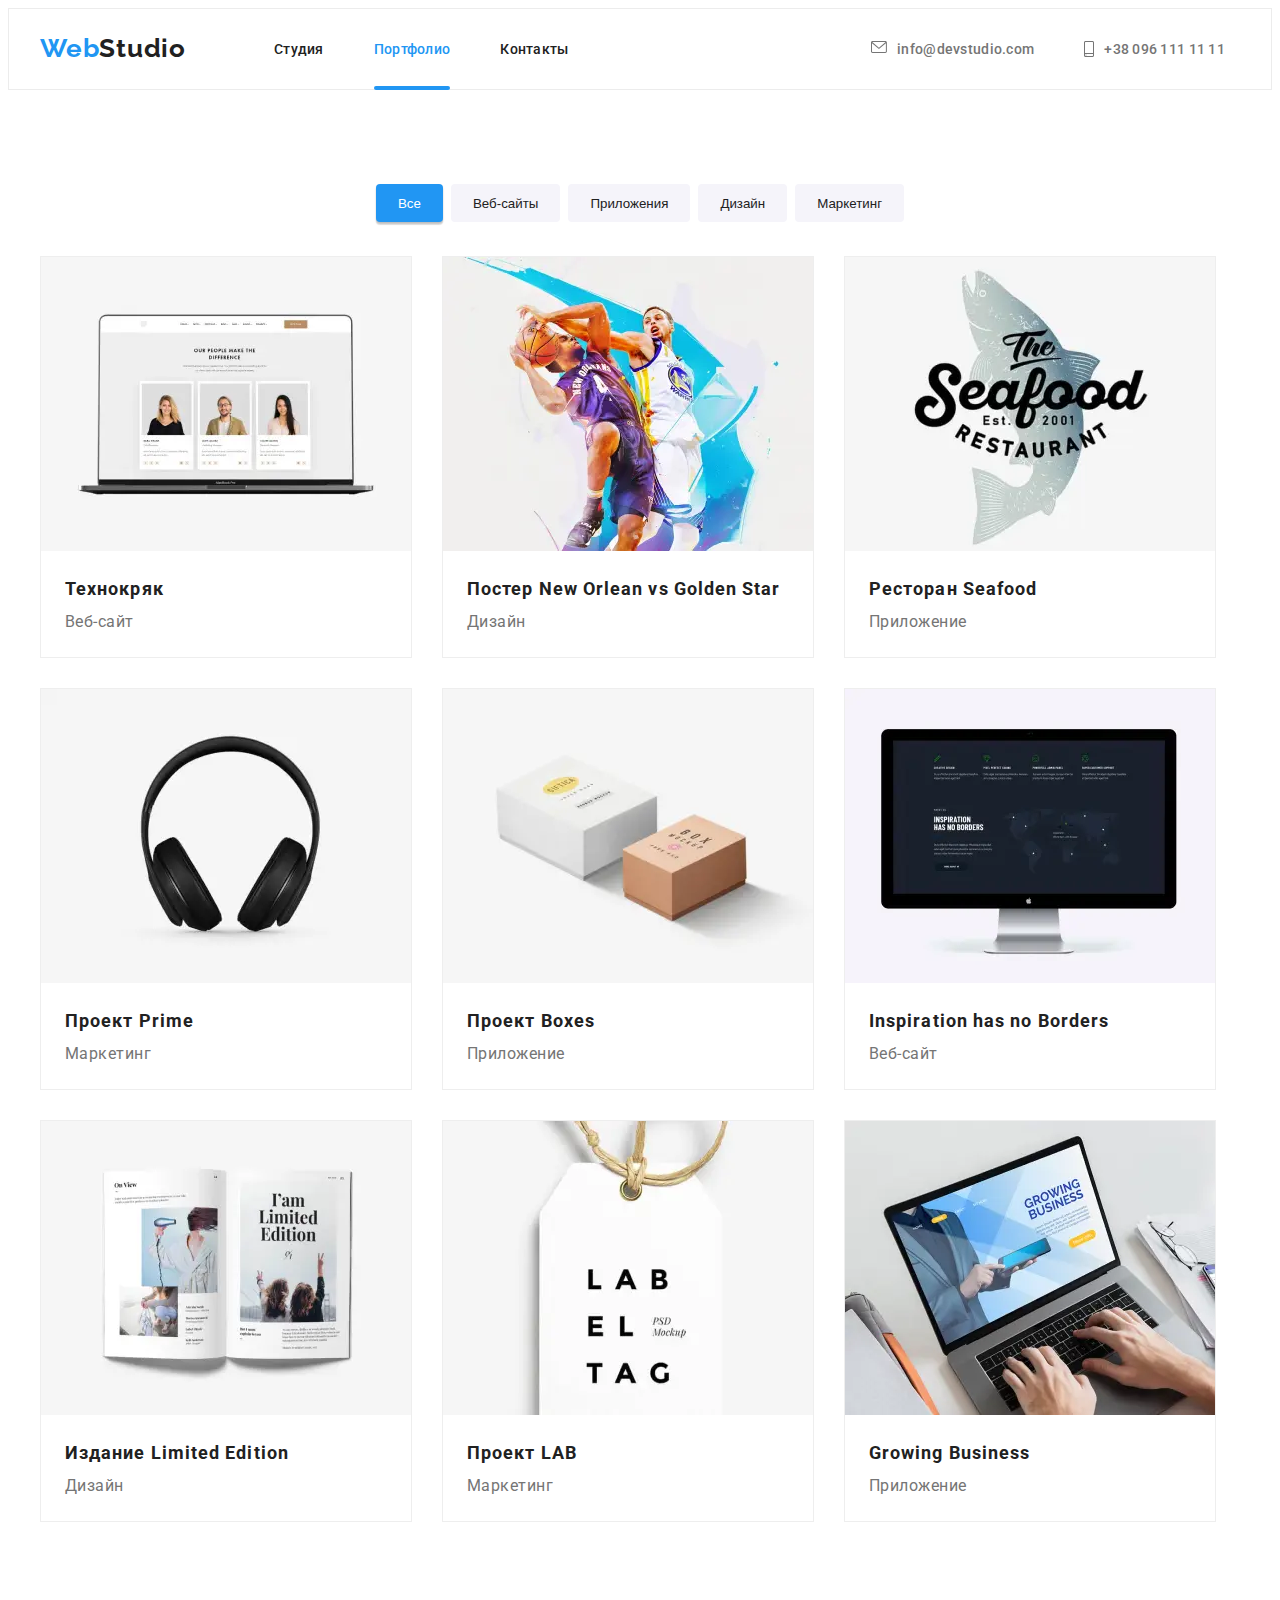
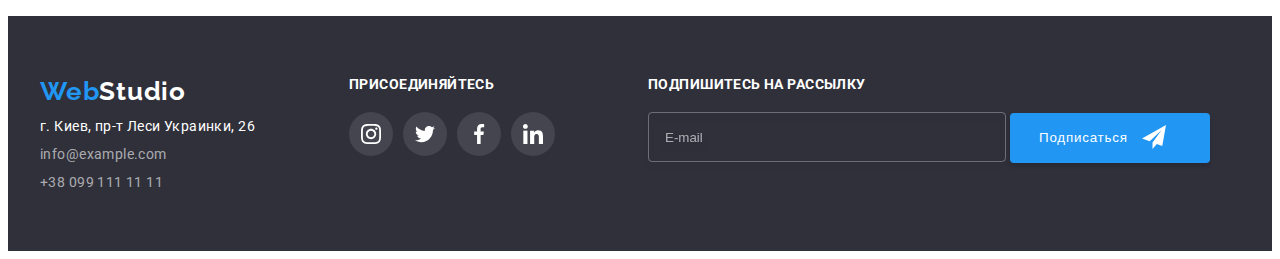
<file: portfolio.html>
<!DOCTYPE html>
<html lang="ru">

<head>
  <meta charset="UTF-8" />
  <meta name="viewport" content="width=device-width, initial-scale=1.0" />
  <title>Портфолио</title>
  <link rel="preconnect" href="https://fonts.gstatic.com" />
  <link href="https://fonts.googleapis.com/css2?family=Raleway:wght@700&family=Roboto:wght@400;500;700&display=swap"
    rel="stylesheet" />
  <link rel="stylesheet" href="https://cdnjs.cloudflare.com/ajax/libs/modern-normalize/1.0.0/modern-normalize.min.css"
    integrity="sha512-ISS7cAi1PEhQ8jnbJpJZMd29NlhNj4AWYyLOSp2CE/CsHxTCu+r+t0D2yoJudVrd0/8fTVPUVDzY5Tvli75u/g=="
    crossorigin="anonymous" />
  <link rel="stylesheet" href="./css/main.min.css" />
</head>

<body>
  <svg aria-hidden="true" style="position: absolute; width: 0; height: 0; overflow: hidden;" version="1.1"
    xmlns="http://www.w3.org/2000/svg" xmlns:xlink="http://www.w3.org/1999/xlink">
    <defs>
      <symbol id="icon-astronaut" viewBox="0 0 32 32">
        <path fill="#2196f3" style="fill: var(--color1, #2196f3)"
          d="M31.974 4.524c-0.063-0.193-0.229-0.333-0.43-0.363l-1.91-0.278-0.855-1.731c-0.179-0.365-0.777-0.365-0.956 0l-0.855 1.731-1.91 0.278c-0.201 0.029-0.367 0.17-0.431 0.363-0.062 0.193-0.011 0.405 0.135 0.547l1.383 1.348-0.326 1.903c-0.034 0.2 0.048 0.402 0.212 0.522 0.166 0.121 0.382 0.135 0.562 0.040l1.709-0.899 1.709 0.899c0.078 0.041 0.164 0.061 0.249 0.061 0.11 0 0.221-0.034 0.314-0.102 0.164-0.119 0.246-0.322 0.212-0.522l-0.326-1.903 1.383-1.348c0.145-0.142 0.197-0.354 0.135-0.547zM29.511 5.851c-0.125 0.122-0.183 0.299-0.153 0.472l0.191 1.114-1-0.526c-0.078-0.041-0.163-0.061-0.249-0.061s-0.17 0.020-0.249 0.061l-1.001 0.526 0.191-1.114c0.030-0.173-0.028-0.349-0.153-0.472l-0.81-0.789 1.119-0.163c0.174-0.025 0.324-0.134 0.402-0.292l0.5-1.013 0.5 1.013c0.078 0.157 0.228 0.267 0.402 0.292l1.119 0.163-0.809 0.789z">
        </path>
        <path fill="#2196f3" style="fill: var(--color1, #2196f3)" d="M26.134 20.522h-1.067v1.067h1.067v-1.067z"></path>
        <path fill="#2196f3" style="fill: var(--color1, #2196f3)" d="M26.134 22.656h-1.067v1.067h1.067v-1.067z"></path>
        <path fill="#2196f3" style="fill: var(--color1, #2196f3)" d="M27.2 21.589h-1.067v1.067h1.067v-1.067z"></path>
        <path fill="#2196f3" style="fill: var(--color1, #2196f3)" d="M25.067 21.589h-1.067v1.067h1.067v-1.067z"></path>
        <path fill="#2196f3" style="fill: var(--color1, #2196f3)" d="M22.4 26.389h-1.067v1.067h1.067v-1.067z"></path>
        <path fill="#2196f3" style="fill: var(--color1, #2196f3)" d="M22.4 28.522h-1.067v1.067h1.067v-1.067z"></path>
        <path fill="#2196f3" style="fill: var(--color1, #2196f3)" d="M23.467 27.456h-1.067v1.067h1.067v-1.067z"></path>
        <path fill="#2196f3" style="fill: var(--color1, #2196f3)" d="M21.333 27.456h-1.067v1.067h1.067v-1.067z"></path>
        <path fill="#2196f3" style="fill: var(--color1, #2196f3)" d="M16 24.256h-1.067v1.067h1.067v-1.067z"></path>
        <path fill="#2196f3" style="fill: var(--color1, #2196f3)" d="M16 26.389h-1.067v1.067h1.067v-1.067z"></path>
        <path fill="#2196f3" style="fill: var(--color1, #2196f3)" d="M17.067 25.322h-1.067v1.067h1.067v-1.067z"></path>
        <path fill="#2196f3" style="fill: var(--color1, #2196f3)" d="M14.933 25.322h-1.067v1.067h1.067v-1.067z"></path>
        <path fill="#2196f3" style="fill: var(--color1, #2196f3)" d="M5.867 6.122h-1.067v1.067h1.067v-1.067z"></path>
        <path fill="#2196f3" style="fill: var(--color1, #2196f3)" d="M5.867 8.255h-1.067v1.067h1.067v-1.067z"></path>
        <path fill="#2196f3" style="fill: var(--color1, #2196f3)" d="M6.933 7.189h-1.067v1.067h1.067v-1.067z"></path>
        <path fill="#2196f3" style="fill: var(--color1, #2196f3)" d="M4.8 7.189h-1.067v1.067h1.067v-1.067z"></path>
        <path fill="#212121" style="fill: var(--color2, #212121)"
          d="M24.715 14.159c-0.287-0.388-0.709-0.637-1.188-0.705-0.481-0.068-0.956 0.058-1.34 0.352l-1.252 0.96-1.898 1.417-1.358-0.541c2.421-1.086 4.114-3.508 4.114-6.32 0-3.823-3.123-6.933-6.961-6.933s-6.961 3.11-6.961 6.933c0 1.386 0.414 2.674 1.12 3.758l-2.764-0.024c-0.002 0-0.003 0-0.005 0-0.009 0-0.015 0.004-0.023 0.005-0.053 0.002-0.105 0.013-0.155 0.031-0.013 0.005-0.026 0.008-0.038 0.013-0.006 0.003-0.013 0.003-0.019 0.006l-3.233 1.596c-0.001 0-0.001 0-0.001 0.001l-1.893 0.911c-0.021 0.009-0.042 0.021-0.063 0.035-0.755 0.502-1.012 1.489-0.598 2.295 0.22 0.429 0.595 0.745 1.056 0.889 0.178 0.055 0.359 0.083 0.539 0.083 0.29 0 0.577-0.071 0.839-0.211l1.388-0.738 2.264-1.169 1.357-0.008-5.442 5.416c-0.001 0.001-0.001 0.001-0.002 0.001l-1.339 1.333c-0.316 0.315-0.49 0.732-0.49 1.178s0.174 0.863 0.49 1.179c0.325 0.323 0.752 0.485 1.179 0.485s0.854-0.162 1.18-0.485l1.314-1.309 1.741-1.3 0.901 0.897-1.762 1.754c-0 0.001-0.001 0.001-0.002 0.001l-1.339 1.333c-0.316 0.315-0.49 0.732-0.49 1.178s0.174 0.863 0.49 1.179c0.325 0.323 0.753 0.485 1.18 0.485s0.855-0.162 1.18-0.485l3.482-3.467c0.001-0.001 0.001-0.001 0.001-0.002l1.010-1-0.004-0.004c0.006-0.006 0.015-0.009 0.022-0.015l5.166-5.658 3.471 0.494c0.025 0.004 0.050 0.005 0.075 0.005 0.065 0 0.127-0.015 0.187-0.038 0.018-0.006 0.033-0.015 0.050-0.023 0.019-0.010 0.039-0.015 0.058-0.027l3.213-2.133c0.012-0.008 0.018-0.021 0.029-0.029 0.013-0.010 0.029-0.014 0.041-0.026l1.271-1.191c0.662-0.62 0.753-1.635 0.212-2.362zM2.13 17.77c-0.173 0.093-0.37 0.111-0.558 0.052-0.187-0.058-0.338-0.186-0.427-0.358-0.161-0.314-0.068-0.695 0.214-0.902l1.314-0.632 0.449 1.312-0.992 0.528zM5.628 15.942l-1.548 0.8-0.439-1.283 2.027-1.001-0.040 1.484zM20.727 9.322c0 0.918-0.219 1.785-0.599 2.559l-4.181-1.899c-0.044-0.573-0.341-1.075-0.788-1.388l1.464-4.86c2.378 0.756 4.105 2.974 4.105 5.588zM8.938 9.322c0-3.235 2.644-5.867 5.894-5.867 0.253 0 0.5 0.021 0.745 0.052l-1.432 4.754c-0.019-0.001-0.037-0.006-0.057-0.006-1.033 0-1.873 0.837-1.873 1.867s0.84 1.867 1.873 1.867c0.694 0 1.294-0.383 1.618-0.945l3.862 1.755c-1.075 1.446-2.795 2.39-4.737 2.39-3.25 0-5.894-2.632-5.894-5.867zM14.894 10.122c0 0.441-0.362 0.8-0.806 0.8s-0.806-0.359-0.806-0.8c0-0.441 0.362-0.8 0.806-0.8s0.806 0.359 0.806 0.8zM2.465 25.146c-0.236 0.234-0.619 0.234-0.854 0.001-0.114-0.114-0.176-0.263-0.176-0.423s0.062-0.309 0.176-0.421l0.962-0.958 0.851 0.848-0.959 0.955zM5.679 28.88c-0.236 0.234-0.619 0.235-0.855 0.001-0.114-0.114-0.176-0.263-0.176-0.423s0.062-0.309 0.176-0.421l0.963-0.959 0.852 0.848-0.96 0.955zM9.16 25.411c-0.001 0-0.001 0-0.002 0.001l-1.765 1.76-0.852-0.848 1.763-1.755c0 0 0 0 0-0s0.001-0.001 0.002-0.001c0.040-0.040 0.065-0.088 0.090-0.135 0.007-0.014 0.020-0.026 0.026-0.040 0.017-0.041 0.019-0.085 0.026-0.129 0.003-0.025 0.014-0.047 0.014-0.073 0-0.036-0.013-0.070-0.020-0.106-0.006-0.032-0.006-0.065-0.019-0.095-0.020-0.050-0.055-0.094-0.091-0.138-0.010-0.012-0.014-0.027-0.025-0.038 0 0 0 0-0.001 0s-0.001-0.002-0.001-0.002l-1.607-1.6c-0.017-0.017-0.039-0.024-0.058-0.038-0.028-0.022-0.055-0.042-0.087-0.058-0.030-0.015-0.061-0.024-0.093-0.033-0.034-0.010-0.067-0.017-0.103-0.020-0.033-0.002-0.063 0.001-0.095 0.005-0.036 0.004-0.069 0.009-0.104 0.020-0.034 0.011-0.063 0.027-0.094 0.045-0.020 0.011-0.042 0.015-0.061 0.029l-1.773 1.324-0.901-0.897 2.399-2.386 4.361 4.289-0.928 0.919zM15.979 18.394c-0.015-0.002-0.030 0.004-0.045 0.003-0.039-0.002-0.076 0.001-0.115 0.007-0.030 0.005-0.059 0.011-0.088 0.021-0.034 0.012-0.065 0.028-0.097 0.047-0.030 0.018-0.057 0.037-0.083 0.061-0.013 0.011-0.028 0.017-0.040 0.029l-4.698 5.146-4.328-4.257 2.833-2.818c0.209-0.208 0.21-0.546 0.002-0.755-0.105-0.105-0.243-0.157-0.381-0.156v-0.001l-2.219 0.013 0.028-1.607 3.104 0.027c1.265 1.294 3.029 2.101 4.981 2.101 0.437 0 0.864-0.045 1.279-0.123 0.040 0.032 0.079 0.065 0.13 0.085l2.41 0.96 0.331 1.644-3.003-0.427zM20.020 18.572l-0.313-1.558 1.446-1.080 0.947 1.257-2.080 1.381zM23.774 15.741l-0.838 0.785-0.931-1.236 0.831-0.637c0.155-0.119 0.351-0.168 0.543-0.143 0.193 0.027 0.364 0.128 0.48 0.284 0.217 0.292 0.18 0.699-0.085 0.947z">
        </path>
        <path fill="#212121" style="fill: var(--color2, #212121)"
          d="M13.602 18.544l-2.143-2.133c-0.207-0.207-0.545-0.207-0.753 0l-2.142 2.133c-0.1 0.101-0.157 0.236-0.157 0.378s0.056 0.278 0.157 0.378l2.142 2.133c0.104 0.103 0.241 0.155 0.377 0.155s0.273-0.052 0.376-0.155l2.143-2.133c0.1-0.1 0.157-0.236 0.157-0.378s-0.057-0.278-0.157-0.378zM11.083 20.303l-1.387-1.381 1.387-1.381 1.387 1.381-1.387 1.381z">
        </path>
        <path fill="#212121" style="fill: var(--color2, #212121)"
          d="M17.164 5.071l-0.258 1.036c0.071 0.018 1.738 0.452 1.738 2.149h1.067c-0-2.017-1.666-2.965-2.547-3.185z">
        </path>
        <path fill="#212121" style="fill: var(--color2, #212121)" d="M19.711 9.322h-1.067v1.067h1.067v-1.067z"></path>
      </symbol>
      <symbol id="icon-clock" viewBox="0 0 32 32">
        <path fill="#212121" style="fill: var(--color2, #212121)"
          d="M31.297 15.301c-0.002-8.452-6.855-15.303-15.308-15.301s-15.303 6.855-15.301 15.308c0.001 6.658 4.307 12.551 10.649 14.576 0.061 0.019 0.124 0.029 0.187 0.029 0.121-0 0.239-0.032 0.342-0.094 0.135-0.080 0.236-0.207 0.283-0.356l3.865-12.25c1.057-0.005 1.909-0.866 1.903-1.923s-0.866-1.909-1.923-1.903c-0.284 0.001-0.565 0.067-0.82 0.191l-5.106-5.107c-0.253-0.245-0.657-0.238-0.902 0.016-0.239 0.247-0.239 0.639 0 0.886l5.103 5.109c-0.392 0.799-0.168 1.764 0.536 2.309l-3.683 11.673c-7.278-2.681-11.004-10.754-8.323-18.032s10.754-11.004 18.032-8.323 11.004 10.754 8.323 18.032c-1.31 3.556-4.001 6.431-7.462 7.973l-0.398-1.874c-0.073-0.344-0.411-0.565-0.756-0.492-0.109 0.023-0.209 0.074-0.292 0.148l-3.837 3.426c-0.263 0.234-0.287 0.637-0.052 0.9 0.076 0.085 0.174 0.149 0.283 0.184l4.899 1.563c0.335 0.108 0.694-0.077 0.802-0.412 0.034-0.106 0.040-0.219 0.017-0.328l-0.391-1.839c5.664-2.388 9.342-7.942 9.329-14.089zM15.992 14.664c0.352 0 0.638 0.286 0.638 0.638s-0.286 0.638-0.638 0.638c-0.352 0-0.638-0.285-0.638-0.638s0.285-0.638 0.638-0.638zM18.093 29.528l2.184-1.948 0.603 2.84-2.787-0.892z">
        </path>
        <path fill="#2196f3" style="fill: var(--color1, #2196f3)"
          d="M15.354 3.185v1.275c0 0.352 0.285 0.638 0.638 0.638s0.638-0.285 0.638-0.638v-1.275c0-0.352-0.286-0.638-0.638-0.638s-0.638 0.286-0.638 0.638z">
        </path>
        <path fill="#2196f3" style="fill: var(--color1, #2196f3)"
          d="M3.876 14.664c-0.352 0-0.638 0.286-0.638 0.638s0.285 0.638 0.638 0.638h1.275c0.352 0 0.638-0.285 0.638-0.638s-0.285-0.638-0.638-0.638h-1.275z">
        </path>
        <path fill="#2196f3" style="fill: var(--color1, #2196f3)"
          d="M28.108 15.939c0.352 0 0.638-0.285 0.638-0.638s-0.285-0.638-0.638-0.638h-1.275c-0.352 0-0.638 0.286-0.638 0.638s0.286 0.638 0.638 0.638h1.275z">
        </path>
      </symbol>
      <symbol id="icon-diagramma" viewBox="0 0 36 32">
        <path fill="#2196f3" style="fill: var(--color1, #2196f3)" d="M16.754 14.965h1.066v4.798h-1.066v-4.797z"></path>
        <path fill="#2196f3" style="fill: var(--color1, #2196f3)" d="M21.018 17.097h1.066v2.665h-1.066v-2.665z"></path>
        <path fill="#2196f3" style="fill: var(--color1, #2196f3)" d="M12.49 18.696h1.066v1.066h-1.066v-1.066z"></path>
        <path fill="#2196f3" style="fill: var(--color1, #2196f3)" d="M9.291 18.163h1.066v1.599h-1.066v-1.599z"></path>
        <path fill="#212121" style="fill: var(--color2, #212121)"
          d="M3.428 28.291h25.587c0.883 0 1.599-0.716 1.599-1.599v-2.132c0-0.883-0.716-1.599-1.599-1.599h-0.533v-13.293l3.028-2.868c0.703 0.346 1.553 0.136 2.013-0.499s0.396-1.508-0.153-2.068-1.42-0.644-2.065-0.198c-0.644 0.446-0.873 1.292-0.542 2.002l-2.281 2.163v-1.23c0-0.883-0.716-1.599-1.599-1.599h-21.322c-0.883 0-1.599 0.716-1.599 1.599v15.992h-0.533c-0.883 0-1.599 0.716-1.599 1.599v2.132c0 0.883 0.716 1.599 1.599 1.599zM32.213 4.837c0.294 0 0.533 0.239 0.533 0.533s-0.239 0.533-0.533 0.533c-0.294 0-0.533-0.239-0.533-0.533s0.239-0.533 0.533-0.533zM5.027 6.969c0-0.294 0.239-0.533 0.533-0.533h21.322c0.294 0 0.533 0.239 0.533 0.533v2.239l-1.066 1.013v-2.186c0-0.294-0.239-0.533-0.533-0.533h-19.19c-0.294 0-0.533 0.239-0.533 0.533v13.326c0 0.294 0.239 0.533 0.533 0.533h19.19c0.294 0 0.533-0.239 0.533-0.533v-9.674l1.066-1.010v12.284h-22.388v-15.992zM9.824 13.899c-0.721-0.002-1.354 0.478-1.546 1.174s0.105 1.433 0.725 1.801c0.62 0.368 1.41 0.276 1.928-0.226l1.853 0.93c0.215 0.108 0.476 0.057 0.636-0.123l3.939-4.431 3.872 2.901c0.208 0.156 0.498 0.139 0.686-0.039l3.365-3.188v8.131h-18.124v-12.26h18.124v2.66l-3.771 3.572-3.904-2.927c-0.222-0.166-0.534-0.135-0.718 0.072l-3.993 4.493-1.493-0.746c0.011-0.064 0.018-0.129 0.020-0.193 0-0.883-0.716-1.599-1.599-1.599zM10.357 15.498c0 0.294-0.239 0.533-0.533 0.533s-0.533-0.239-0.533-0.533c0-0.294 0.239-0.533 0.533-0.533s0.533 0.239 0.533 0.533zM13.556 24.027h5.331v0.533c0 0.294-0.239 0.533-0.533 0.533h-4.264c-0.294 0-0.533-0.239-0.533-0.533v-0.533zM2.895 24.56c0-0.294 0.239-0.533 0.533-0.533h9.062v0.533c0 0.883 0.716 1.599 1.599 1.599h4.264c0.883 0 1.599-0.716 1.599-1.599v-0.533h9.062c0.294 0 0.533 0.239 0.533 0.533v2.132c0 0.294-0.239 0.533-0.533 0.533h-25.587c-0.294 0-0.533-0.239-0.533-0.533v-2.132z">
        </path>
      </symbol>
      <symbol id="icon-envelope" viewBox="0 0 43 32">
        <path
          d="M38.667 0h-34.667c-2.206 0-4 1.794-4 4v24c0 2.206 1.794 4 4 4h34.667c2.206 0 4-1.794 4-4v-24c0-2.206-1.794-4-4-4zM38.667 2.667c0.181 0 0.353 0.038 0.511 0.103l-17.844 15.466-17.844-15.466c0.158-0.066 0.33-0.103 0.511-0.103h34.667zM38.667 29.333h-34.667c-0.736 0-1.333-0.598-1.333-1.333v-22.413l17.793 15.421c0.251 0.217 0.563 0.326 0.874 0.326s0.622-0.108 0.874-0.326l17.793-15.421v22.413c0 0.736-0.598 1.333-1.333 1.333z">
        </path>
      </symbol>
      <symbol id="icon-facebook" viewBox="0 0 32 32">
        <path
          d="M21.329 5.313h2.921v-5.088c-0.504-0.069-2.237-0.225-4.256-0.225-4.212 0-7.097 2.649-7.097 7.519v4.481h-4.648v5.688h4.648v14.312h5.699v-14.311h4.46l0.708-5.688h-5.169v-3.919c0.001-1.644 0.444-2.769 2.735-2.769z">
        </path>
      </symbol>
      <symbol id="icon-instagram" viewBox="0 0 32 32">
        <path
          d="M31.969 9.408c-0.075-1.7-0.35-2.869-0.744-3.882-0.406-1.075-1.032-2.038-1.851-2.838-0.8-0.813-1.769-1.444-2.832-1.844-1.019-0.394-2.182-0.669-3.882-0.744-1.713-0.081-2.257-0.1-6.601-0.1s-4.888 0.019-6.595 0.094c-1.7 0.075-2.869 0.35-3.882 0.744-1.075 0.406-2.038 1.031-2.838 1.85-0.813 0.8-1.444 1.769-1.844 2.832-0.394 1.019-0.669 2.182-0.744 3.882-0.081 1.713-0.1 2.257-0.1 6.601s0.019 4.888 0.094 6.595c0.075 1.7 0.35 2.869 0.744 3.882 0.406 1.075 1.038 2.038 1.85 2.838 0.8 0.813 1.769 1.444 2.832 1.844 1.019 0.394 2.182 0.669 3.882 0.744 1.706 0.075 2.25 0.094 6.595 0.094s4.888-0.019 6.595-0.094c1.7-0.075 2.869-0.35 3.882-0.744 2.151-0.832 3.851-2.532 4.682-4.682 0.394-1.019 0.669-2.182 0.744-3.882 0.075-1.707 0.094-2.251 0.094-6.595s-0.006-4.888-0.081-6.595zM29.087 22.473c-0.069 1.563-0.331 2.407-0.55 2.969-0.538 1.394-1.644 2.5-3.038 3.038-0.563 0.219-1.413 0.481-2.969 0.55-1.688 0.075-2.194 0.094-6.464 0.094s-4.782-0.019-6.464-0.094c-1.563-0.069-2.407-0.331-2.969-0.55-0.694-0.256-1.325-0.663-1.838-1.194-0.531-0.519-0.938-1.144-1.194-1.838-0.219-0.563-0.481-1.413-0.55-2.969-0.075-1.688-0.094-2.194-0.094-6.464s0.019-4.782 0.094-6.464c0.069-1.563 0.331-2.407 0.55-2.969 0.256-0.694 0.663-1.325 1.2-1.838 0.519-0.531 1.144-0.938 1.838-1.194 0.563-0.219 1.413-0.481 2.969-0.55 1.688-0.075 2.194-0.094 6.464-0.094 4.276 0 4.782 0.019 6.464 0.094 1.563 0.069 2.407 0.331 2.969 0.55 0.694 0.256 1.325 0.662 1.838 1.194 0.531 0.519 0.938 1.144 1.194 1.838 0.219 0.563 0.481 1.413 0.55 2.969 0.075 1.688 0.094 2.194 0.094 6.464s-0.019 4.77-0.094 6.458z">
        </path>
        <path
          d="M16.059 7.783c-4.538 0-8.22 3.682-8.22 8.22s3.682 8.22 8.22 8.22c4.539 0 8.22-3.682 8.22-8.22s-3.682-8.22-8.22-8.22zM16.059 21.335c-2.944 0-5.332-2.388-5.332-5.332s2.388-5.332 5.332-5.332c2.944 0 5.332 2.388 5.332 5.332s-2.388 5.332-5.332 5.332z">
        </path>
        <path
          d="M26.524 7.458c0 1.060-0.859 1.919-1.919 1.919s-1.919-0.859-1.919-1.919c0-1.060 0.859-1.919 1.919-1.919s1.919 0.859 1.919 1.919z">
        </path>
      </symbol>
      <symbol id="icon-linkedin" viewBox="0 0 32 32">
        <path
          d="M31.992 32v-0.001h0.008v-11.736c0-5.741-1.236-10.164-7.948-10.164-3.227 0-5.392 1.771-6.276 3.449h-0.093v-2.913h-6.364v21.364h6.627v-10.579c0-2.785 0.528-5.479 3.977-5.479 3.399 0 3.449 3.179 3.449 5.657v10.401h6.62z">
        </path>
        <path d="M0.528 10.636h6.635v21.364h-6.635v-21.364z"></path>
        <path
          d="M3.843 0c-2.121 0-3.843 1.721-3.843 3.843s1.721 3.879 3.843 3.879c2.121 0 3.843-1.757 3.843-3.879-0.001-2.121-1.723-3.843-3.843-3.843v0z">
        </path>
      </symbol>
      <symbol id="icon-logo-1" viewBox="0 0 29 32">
        <path d="M3.84 0l4.677 4.428h13.046v12.351l4.677 4.428v-21.206h-22.4z"></path>
        <path
          d="M0 4.241v20.6h21.76v-8.188l-13.105-12.406-8.655-0.005zM17.615 21.828h-14.172v-13.854h1.002v12.916h13.17v0.938z">
        </path>
        <path
          d="M6.266 28.662l0.523-1.078h0.438l-0.763 1.438v0.837h-0.397v-0.837l-0.764-1.438h0.439l0.523 1.078zM8.513 29.329h-0.881l-0.184 0.53h-0.411l0.859-2.275h0.355l0.861 2.275h-0.412l-0.186-0.53zM7.743 29.010h0.659l-0.33-0.944-0.33 0.944zM10.071 29.244c0-0.105 0.029-0.202 0.086-0.289 0.057-0.089 0.17-0.193 0.339-0.314-0.088-0.111-0.151-0.206-0.186-0.284s-0.052-0.154-0.052-0.227c0-0.178 0.054-0.319 0.162-0.422s0.254-0.156 0.438-0.156c0.166 0 0.301 0.049 0.406 0.147 0.106 0.097 0.159 0.217 0.159 0.361 0 0.095-0.024 0.182-0.072 0.262-0.048 0.079-0.127 0.158-0.236 0.238l-0.155 0.113 0.439 0.519c0.064-0.125 0.095-0.264 0.095-0.417h0.33c0 0.28-0.066 0.51-0.197 0.689l0.334 0.395h-0.441l-0.128-0.152c-0.162 0.122-0.356 0.183-0.581 0.183s-0.405-0.059-0.541-0.178c-0.134-0.12-0.202-0.276-0.202-0.467zM10.824 29.587c0.128 0 0.248-0.043 0.359-0.128l-0.497-0.586-0.048 0.034c-0.125 0.095-0.188 0.203-0.188 0.325 0 0.105 0.034 0.191 0.102 0.256s0.158 0.098 0.272 0.098zM10.615 28.121c0 0.087 0.054 0.197 0.161 0.33l0.173-0.119 0.048-0.039c0.065-0.057 0.097-0.131 0.097-0.22 0-0.059-0.022-0.11-0.067-0.152-0.045-0.043-0.102-0.064-0.17-0.064-0.074 0-0.133 0.025-0.177 0.075s-0.066 0.113-0.066 0.189zM14.748 29.118c-0.023 0.243-0.113 0.432-0.269 0.569-0.156 0.135-0.364 0.203-0.623 0.203-0.181 0-0.341-0.043-0.48-0.128-0.137-0.086-0.244-0.209-0.319-0.367s-0.114-0.342-0.117-0.552v-0.212c0-0.215 0.038-0.404 0.114-0.567s0.185-0.29 0.327-0.378c0.143-0.088 0.307-0.133 0.494-0.133 0.251 0 0.453 0.068 0.606 0.205s0.242 0.329 0.267 0.578h-0.394c-0.019-0.164-0.067-0.281-0.144-0.353-0.076-0.073-0.188-0.109-0.336-0.109-0.172 0-0.304 0.063-0.397 0.189-0.092 0.125-0.139 0.309-0.141 0.552v0.202c0 0.246 0.044 0.433 0.131 0.563s0.218 0.194 0.387 0.194c0.155 0 0.272-0.035 0.35-0.105s0.128-0.186 0.148-0.348h0.394zM16.918 28.78c0 0.223-0.039 0.419-0.116 0.588-0.077 0.168-0.188 0.297-0.331 0.388-0.143 0.090-0.307 0.134-0.494 0.134-0.184 0-0.349-0.045-0.494-0.134-0.144-0.091-0.255-0.219-0.334-0.386-0.078-0.167-0.118-0.359-0.119-0.576v-0.128c0-0.222 0.039-0.418 0.117-0.588 0.079-0.17 0.19-0.299 0.333-0.389 0.144-0.091 0.308-0.136 0.494-0.136s0.349 0.045 0.492 0.134c0.144 0.088 0.255 0.217 0.333 0.384s0.118 0.361 0.119 0.583v0.127zM16.523 28.662c0-0.252-0.048-0.445-0.144-0.58-0.095-0.134-0.23-0.202-0.405-0.202-0.171 0-0.305 0.067-0.402 0.202-0.096 0.133-0.145 0.322-0.147 0.567v0.131c0 0.25 0.048 0.443 0.145 0.58s0.233 0.205 0.406 0.205c0.175 0 0.309-0.067 0.403-0.2 0.095-0.133 0.142-0.328 0.142-0.584v-0.119z">
        </path>
      </symbol>
      <symbol id="icon-logo-2" viewBox="0 0 25 32">
        <path
          d="M10.447 1.806h0.084c0.156 0 0.324 0.016 0.49 0.030 0.734 0.052 1.463 0.162 2.179 0.329v-1.762c-0.738-0.185-1.491-0.305-2.249-0.358-0.288-0.022-0.595-0.036-0.909-0.044h-0.263c-1.523 0.006-3.039 0.201-4.515 0.582-1.68 0.419-3.293 1.075-4.79 1.948v17.475c1.442-0.783 2.976-1.381 4.566-1.779 1.256-0.32 2.539-0.517 3.833-0.588h0.051c0.216-0.011 0.433-0.017 0.655-0.019v-1.79c-1.681 0.022-3.353 0.244-4.982 0.662-0.602 0.157-1.185 0.325-1.731 0.513l-0.623 0.211v-13.625l0.266-0.128c2.032-0.963 4.229-1.524 6.471-1.651 0.019-0.001 0.037-0.001 0.056 0 0.248-0.013 0.497-0.019 0.741-0.019h0.28c0.129 0.003 0.258 0.006 0.388 0.014z">
        </path>
        <path
          d="M14.837 3.651c-0.409 0-0.814-0.014-1.205-0.044-0.467-0.034-0.947-0.091-1.401-0.167-0.277-0.047-0.55-0.103-0.814-0.164v17.275c1.12 0.277 2.271 0.413 3.425 0.404 1.523-0.006 3.039-0.201 4.515-0.581 1.68-0.42 3.294-1.075 4.792-1.948v-17.163c-1.442 0.783-2.975 1.381-4.564 1.781-1.551 0.398-3.145 0.603-4.747 0.609zM21.745 3.95l0.623-0.21v13.63l-0.266 0.128c-1.021 0.486-2.087 0.869-3.184 1.144-1.331 0.344-2.7 0.522-4.074 0.527-0.411 0-0.819-0.017-1.214-0.052l-0.427-0.038v-14.017l0.497 0.033c0.361 0.023 0.735 0.034 1.141 0.034 1.745-0.006 3.483-0.229 5.173-0.663 0.581-0.153 1.158-0.325 1.731-0.518z">
        </path>
        <path
          d="M1.684 25.977c-0.090-0.093-0.197-0.166-0.317-0.214s-0.247-0.071-0.376-0.066c-0.137-0.002-0.273 0.024-0.4 0.075-0.117 0.046-0.222 0.116-0.311 0.205s-0.156 0.196-0.201 0.313c-0.049 0.123-0.073 0.254-0.072 0.387v2.335c-0.006 0.165 0.026 0.328 0.092 0.479 0.055 0.12 0.135 0.226 0.233 0.313 0.093 0.079 0.203 0.135 0.321 0.166 0.114 0.032 0.231 0.048 0.349 0.049 0.13 0.001 0.259-0.027 0.377-0.081 0.117-0.051 0.222-0.124 0.311-0.216 0.087-0.091 0.156-0.197 0.204-0.313 0.050-0.118 0.075-0.244 0.075-0.372v-0.261h-0.61v0.208c0.002 0.071-0.010 0.142-0.036 0.208-0.020 0.050-0.050 0.095-0.089 0.131-0.038 0.031-0.081 0.053-0.128 0.067-0.041 0.014-0.084 0.021-0.128 0.022-0.054 0.006-0.11-0.002-0.16-0.024s-0.094-0.057-0.126-0.101c-0.058-0.094-0.086-0.203-0.081-0.313v-2.177c-0.004-0.121 0.022-0.241 0.075-0.349 0.032-0.049 0.077-0.089 0.129-0.114s0.112-0.034 0.17-0.027c0.053-0.002 0.105 0.009 0.152 0.032s0.089 0.057 0.12 0.099c0.068 0.090 0.104 0.2 0.101 0.313v0.202h0.604v-0.238c0.001-0.14-0.024-0.278-0.075-0.408-0.045-0.122-0.114-0.234-0.204-0.329z">
        </path>
        <path
          d="M5.31 25.95c-0.195-0.164-0.44-0.255-0.694-0.257-0.124 0-0.248 0.023-0.364 0.066-0.119 0.042-0.228 0.107-0.322 0.191-0.101 0.091-0.182 0.202-0.237 0.327-0.061 0.143-0.092 0.297-0.089 0.452v2.239c-0.004 0.158 0.026 0.314 0.089 0.459 0.055 0.12 0.136 0.227 0.237 0.313 0.093 0.087 0.203 0.154 0.322 0.197 0.117 0.043 0.24 0.065 0.364 0.066s0.248-0.023 0.364-0.066c0.121-0.044 0.233-0.111 0.33-0.197 0.097-0.087 0.176-0.194 0.23-0.313 0.063-0.145 0.093-0.301 0.089-0.459v-2.239c0.003-0.155-0.027-0.31-0.089-0.452-0.054-0.123-0.133-0.235-0.23-0.327zM5.025 28.969c0.005 0.060-0.003 0.12-0.024 0.176s-0.054 0.107-0.097 0.148c-0.081 0.068-0.182 0.105-0.287 0.105s-0.207-0.037-0.287-0.105c-0.043-0.041-0.076-0.092-0.097-0.148s-0.029-0.116-0.024-0.176v-2.239c-0.005-0.060 0.003-0.12 0.024-0.176s0.054-0.107 0.097-0.148c0.081-0.068 0.182-0.105 0.287-0.105s0.207 0.037 0.287 0.105c0.043 0.041 0.076 0.092 0.097 0.148s0.029 0.116 0.024 0.176v2.239z">
        </path>
        <path
          d="M10.072 29.969v-4.239h-0.587l-0.771 2.244h-0.011l-0.777-2.244h-0.581v4.239h0.606v-2.579h0.011l0.593 1.823h0.302l0.598-1.823h0.011v2.579h0.606z">
        </path>
        <path
          d="M13.513 26.027c-0.093-0.105-0.211-0.184-0.343-0.232-0.142-0.046-0.29-0.068-0.439-0.066h-0.9v4.239h0.604v-1.656h0.311c0.188 0.009 0.376-0.031 0.545-0.116 0.137-0.076 0.252-0.188 0.332-0.324 0.070-0.113 0.117-0.238 0.139-0.369 0.024-0.16 0.035-0.321 0.033-0.482 0.006-0.204-0.014-0.407-0.059-0.606-0.040-0.147-0.117-0.281-0.223-0.39zM13.201 27.319c-0.003 0.077-0.022 0.152-0.056 0.221-0.035 0.065-0.089 0.117-0.156 0.149-0.089 0.040-0.187 0.058-0.285 0.053h-0.275v-1.441h0.311c0.094-0.005 0.187 0.014 0.272 0.053 0.062 0.036 0.112 0.091 0.142 0.157 0.033 0.074 0.051 0.155 0.053 0.236 0 0.089 0 0.183 0 0.282s0.006 0.2 0 0.291h-0.006z">
        </path>
        <path
          d="M16.374 25.73h-0.495l-0.934 4.239h0.604l0.177-0.911h0.823l0.177 0.911h0.604l-0.957-4.239zM15.817 28.481l0.297-1.537h0.011l0.296 1.537h-0.604z">
        </path>
        <path
          d="M20.277 28.284h-0.011l-0.912-2.554h-0.581v4.239h0.604v-2.549h0.012l0.923 2.549h0.568v-4.239h-0.604v2.554z">
        </path>
        <path d="M23.968 25.73l-0.486 1.685h-0.012l-0.486-1.685h-0.64l0.83 2.447v1.792h0.604v-1.792l0.83-2.447h-0.64z">
        </path>
        <path d="M0 31.166h0.291v0.817h0.198v-0.817h0.29v-0.167h-0.778v0.167z"></path>
        <path
          d="M2.447 30.998l-0.381 0.984h0.21l0.081-0.224h0.392l0.084 0.224h0.215l-0.391-0.984h-0.21zM2.416 31.593l0.134-0.365 0.134 0.365h-0.268z">
        </path>
        <path
          d="M4.866 31.62h0.227v0.127c-0.066 0.053-0.149 0.082-0.234 0.083-0.040 0.002-0.079-0.005-0.116-0.021s-0.068-0.041-0.093-0.072c-0.052-0.075-0.078-0.165-0.073-0.257 0-0.219 0.095-0.329 0.283-0.329 0.050-0.005 0.099 0.008 0.14 0.037s0.070 0.071 0.082 0.12l0.195-0.038c-0.042-0.192-0.181-0.289-0.417-0.289-0.127-0.003-0.25 0.042-0.344 0.127-0.050 0.049-0.088 0.108-0.112 0.174s-0.034 0.135-0.029 0.205c-0.006 0.135 0.039 0.267 0.126 0.369 0.048 0.050 0.107 0.088 0.171 0.113s0.134 0.035 0.203 0.031c0.154 0.004 0.304-0.052 0.417-0.157v-0.388h-0.427v0.166z">
        </path>
        <path d="M7.337 30.998h-0.199v0.984h0.69v-0.167h-0.49v-0.817z"></path>
        <path d="M9.426 30.998h-0.199v0.984h0.199v-0.984z"></path>
        <path d="M11.469 31.656l-0.403-0.657h-0.193v0.984h0.185v-0.643l0.395 0.643h0.198v-0.984h-0.182v0.657z"></path>
        <path d="M13.315 31.549h0.49v-0.167h-0.49v-0.216h0.528v-0.167h-0.727v0.984h0.747v-0.167h-0.548v-0.266z"></path>
        <path d="M17.792 31.387h-0.388v-0.388h-0.198v0.984h0.198v-0.43h0.388v0.43h0.198v-0.984h-0.198v0.388z"></path>
        <path d="M19.649 31.549h0.492v-0.167h-0.492v-0.216h0.529v-0.167h-0.727v0.984h0.746v-0.167h-0.548v-0.266z">
        </path>
        <path
          d="M22.168 31.549c0.171-0.027 0.258-0.117 0.258-0.274 0.005-0.042-0.001-0.084-0.018-0.123s-0.044-0.072-0.078-0.096c-0.089-0.045-0.189-0.065-0.288-0.058h-0.417v0.984h0.198v-0.412h0.039c0.042-0.003 0.084 0.005 0.123 0.022 0.029 0.018 0.053 0.043 0.070 0.072l0.215 0.313h0.237l-0.12-0.192c-0.053-0.095-0.128-0.176-0.218-0.236zM21.969 31.413h-0.146v-0.247h0.156c0.068-0.005 0.136 0.002 0.201 0.023 0.014 0.013 0.026 0.029 0.033 0.046s0.011 0.037 0.010 0.056c-0.001 0.019-0.006 0.038-0.015 0.055s-0.022 0.032-0.037 0.043c-0.065 0.020-0.133 0.028-0.201 0.023z">
        </path>
        <path d="M24.067 31.549h0.49v-0.167h-0.49v-0.216h0.529v-0.167h-0.729v0.984h0.747v-0.167h-0.548v-0.266z"></path>
      </symbol>
      <symbol id="icon-logo-3" viewBox="0 0 31 32">
        <path
          d="M4.722 31.103c0.011 0 0.022 0.003 0.032 0.007s0.019 0.011 0.027 0.018l0.153 0.161c-0.119 0.13-0.266 0.234-0.431 0.305-0.193 0.077-0.401 0.115-0.611 0.109-0.197 0.004-0.392-0.031-0.574-0.102-0.164-0.065-0.312-0.164-0.433-0.288-0.123-0.129-0.218-0.28-0.279-0.445-0.067-0.184-0.1-0.377-0.098-0.571-0.003-0.195 0.033-0.39 0.105-0.573 0.067-0.166 0.168-0.317 0.297-0.445 0.131-0.126 0.287-0.224 0.459-0.29 0.189-0.070 0.389-0.104 0.591-0.102 0.188-0.004 0.375 0.027 0.549 0.093 0.152 0.063 0.291 0.15 0.412 0.257l-0.128 0.171c-0.009 0.012-0.020 0.023-0.033 0.031-0.015 0.010-0.033 0.014-0.052 0.013-0.020-0.001-0.039-0.008-0.056-0.018l-0.069-0.046-0.096-0.058c-0.041-0.022-0.084-0.041-0.128-0.057-0.057-0.019-0.115-0.035-0.174-0.046-0.075-0.013-0.151-0.019-0.228-0.018-0.146-0.002-0.29 0.024-0.425 0.077-0.126 0.048-0.239 0.122-0.333 0.215-0.095 0.099-0.169 0.216-0.216 0.343-0.054 0.145-0.080 0.298-0.078 0.452-0.002 0.156 0.024 0.312 0.078 0.46 0.047 0.126 0.119 0.242 0.212 0.341 0.088 0.093 0.196 0.165 0.318 0.212 0.125 0.049 0.259 0.074 0.394 0.073 0.078 0.001 0.156-0.004 0.234-0.015 0.126-0.015 0.247-0.056 0.354-0.122 0.054-0.034 0.104-0.072 0.151-0.113 0.020-0.018 0.046-0.028 0.073-0.029z">
        </path>
        <path
          d="M9.144 30.296c0.002 0.194-0.033 0.386-0.103 0.567-0.062 0.165-0.161 0.315-0.288 0.44s-0.282 0.224-0.452 0.289c-0.375 0.136-0.789 0.136-1.164 0-0.169-0.066-0.323-0.165-0.45-0.29-0.128-0.128-0.227-0.279-0.291-0.445-0.138-0.367-0.138-0.769 0-1.136 0.065-0.166 0.164-0.317 0.291-0.447 0.128-0.121 0.281-0.216 0.45-0.279 0.374-0.139 0.79-0.139 1.164 0 0.17 0.066 0.324 0.165 0.452 0.29 0.126 0.127 0.224 0.276 0.289 0.44 0.071 0.183 0.106 0.376 0.103 0.571zM8.742 30.296c0.003-0.155-0.022-0.309-0.073-0.456-0.043-0.126-0.113-0.242-0.205-0.341-0.090-0.094-0.2-0.167-0.323-0.215-0.272-0.1-0.574-0.1-0.846 0-0.123 0.048-0.234 0.121-0.324 0.215-0.093 0.098-0.164 0.215-0.207 0.341-0.097 0.297-0.097 0.615 0 0.912 0.043 0.126 0.114 0.242 0.207 0.341 0.090 0.093 0.2 0.166 0.324 0.213 0.273 0.097 0.573 0.097 0.846 0 0.123-0.047 0.234-0.12 0.323-0.213 0.092-0.099 0.162-0.215 0.205-0.341 0.051-0.147 0.076-0.301 0.073-0.456z">
        </path>
        <path
          d="M12.161 30.774l0.040 0.102c0.015-0.036 0.029-0.069 0.044-0.102 0.015-0.034 0.031-0.068 0.050-0.1l0.978-1.694c0.019-0.029 0.036-0.047 0.056-0.053 0.026-0.008 0.053-0.011 0.080-0.009h0.289v2.755h-0.343v-2.026c0-0.026 0-0.055 0-0.086-0.002-0.032-0.002-0.063 0-0.095l-0.984 1.718c-0.012 0.026-0.033 0.047-0.058 0.063s-0.054 0.023-0.084 0.023h-0.056c-0.030 0-0.059-0.007-0.084-0.023s-0.045-0.037-0.057-0.063l-1.013-1.729c0 0.033 0 0.066 0 0.099s0 0.062 0 0.088v2.026h-0.331v-2.75h0.289c0.027-0.002 0.054 0.002 0.080 0.009 0.024 0.011 0.043 0.030 0.054 0.053l0.999 1.696c0.020 0.031 0.036 0.064 0.050 0.098z">
        </path>
        <path
          d="M15.842 30.638v1.032h-0.383v-2.752h0.854c0.161-0.003 0.322 0.017 0.477 0.060 0.124 0.033 0.239 0.092 0.337 0.171 0.085 0.075 0.151 0.167 0.191 0.27 0.045 0.112 0.067 0.232 0.065 0.352 0.002 0.121-0.022 0.24-0.071 0.352-0.046 0.106-0.117 0.2-0.207 0.275-0.098 0.083-0.214 0.145-0.339 0.182-0.149 0.045-0.305 0.067-0.461 0.064l-0.463-0.007zM15.842 30.342h0.463c0.101 0.001 0.201-0.013 0.297-0.042 0.079-0.025 0.152-0.066 0.214-0.119 0.058-0.050 0.102-0.113 0.13-0.182 0.031-0.074 0.047-0.152 0.046-0.232 0.004-0.076-0.009-0.153-0.038-0.224s-0.075-0.135-0.134-0.188c-0.146-0.109-0.33-0.162-0.515-0.148h-0.463v1.134z">
        </path>
        <path
          d="M20.987 31.673h-0.302c-0.030 0.001-0.060-0.008-0.084-0.026-0.022-0.017-0.039-0.039-0.050-0.064l-0.26-0.666h-1.307l-0.27 0.666c-0.010 0.024-0.026 0.046-0.048 0.062-0.024 0.019-0.055 0.028-0.086 0.027h-0.302l1.148-2.756h0.398l1.164 2.756zM19.092 30.65h1.080l-0.456-1.122c-0.035-0.084-0.064-0.171-0.086-0.259l-0.044 0.144c-0.013 0.044-0.029 0.084-0.042 0.117l-0.452 1.12z">
        </path>
        <path
          d="M22.641 28.931c0.023 0.012 0.043 0.029 0.057 0.049l1.675 2.077c0-0.033 0-0.066 0-0.097s0-0.062 0-0.091v-1.951h0.343v2.756h-0.191c-0.027 0.001-0.054-0.005-0.078-0.016-0.024-0.013-0.044-0.030-0.061-0.051l-1.673-2.075c0.002 0.032 0.002 0.063 0 0.095 0 0.031 0 0.058 0 0.084v1.964h-0.343v-2.756h0.203c0.024-0.001 0.047 0.004 0.069 0.013z">
        </path>
        <path
          d="M27.537 30.577v1.094h-0.383v-1.094l-1.059-1.66h0.343c0.029-0.002 0.059 0.007 0.082 0.024 0.021 0.018 0.038 0.039 0.052 0.062l0.662 1.071c0.027 0.046 0.050 0.088 0.069 0.128s0.034 0.078 0.048 0.117l0.050-0.119c0.019-0.043 0.040-0.085 0.065-0.126l0.653-1.078c0.014-0.021 0.030-0.041 0.050-0.058 0.023-0.019 0.052-0.029 0.082-0.027h0.346l-1.060 1.667z">
        </path>
        <path
          d="M11.971 24.293c0.167 0.020 0.335 0.036 0.505 0.051 2.583-1.101 4.768-2.902 6.282-5.18s2.29-4.929 2.231-7.624l-2.846-2.712c0.579 2.869 0.308 5.836-0.782 8.567s-2.956 5.12-5.389 6.898z">
        </path>
        <path
          d="M10.955 24.167l0.077 0.015c2.6-1.772 4.583-4.247 5.691-7.104s1.292-5.965 0.526-8.922l-4.054-3.862c1.64 3.175 2.3 6.728 1.903 10.246s-1.833 6.857-4.143 9.628z">
        </path>
        <path
          d="M24.704 14.725c-0.689 2.961-2.362 5.632-4.77 7.616-0.703 0.582-1.462 1.101-2.266 1.55 1.961-0.549 3.764-1.52 5.269-2.838s2.672-2.947 3.412-4.763l-1.644-1.565z">
        </path>
        <path
          d="M24.059 14.289l-2.341-2.23c-0.045 2.543-0.803 5.028-2.197 7.197s-3.372 3.943-5.729 5.137h0.011c0.525-0 1.050-0.030 1.572-0.089 2.203-0.857 4.148-2.219 5.664-3.967s2.553-3.825 3.021-6.047z">
        </path>
        <path
          d="M11.294 2.664l-2.793-2.664c-2.497 0.919-4.644 2.535-6.161 4.636s-2.332 4.589-2.34 7.139v0c0.009 2.818 1.005 5.552 2.829 7.77s4.372 3.793 7.242 4.476c2.561-2.973 4.061-6.647 4.281-10.488s-0.851-7.648-3.058-10.869z">
        </path>
        <path
          d="M30.512 13.878c-0.010-3.343-1.409-6.546-3.89-8.91s-5.843-3.696-9.352-3.706c-1.621-0.002-3.229 0.283-4.741 0.841l17.099 16.291c0.585-1.44 0.885-2.971 0.884-4.515z">
        </path>
      </symbol>
      <symbol id="icon-logo-4" viewBox="0 0 60 32">
        <path
          d="M9.229 9.548h-0.002c-1.684 0-3.048 1.33-3.048 2.971v0.002c0 1.641 1.365 2.971 3.048 2.971h0.002c1.684 0 3.048-1.33 3.048-2.971v-0.002c0-1.641-1.365-2.971-3.048-2.971z">
        </path>
        <path
          d="M31.73 8.599c-0.005-2.279-0.936-4.463-2.589-6.074s-3.894-2.519-6.233-2.524v0c-2.339 0.004-4.581 0.911-6.235 2.523s-2.586 3.796-2.59 6.076v12.566c0 0 17.645-1.915 17.647-12.564v-0.002z">
        </path>
        <path
          d="M-0 25.289c0.004 1.586 0.652 3.105 1.803 4.226s2.709 1.753 4.336 1.758c1.627-0.005 3.185-0.636 4.336-1.757s1.799-2.64 1.803-4.225v-8.744c0 0-12.278 1.334-12.278 8.742zM6.139 26.856c-0.318 0-0.629-0.092-0.893-0.264s-0.47-0.417-0.592-0.703-0.154-0.601-0.091-0.905c0.062-0.304 0.215-0.583 0.44-0.802s0.511-0.368 0.823-0.429c0.312-0.060 0.635-0.029 0.929 0.089s0.545 0.319 0.721 0.577c0.177 0.258 0.271 0.561 0.271 0.87 0.001 0.206-0.040 0.411-0.121 0.601s-0.199 0.364-0.348 0.51c-0.149 0.146-0.327 0.262-0.522 0.341s-0.405 0.12-0.617 0.12v-0.006z">
        </path>
        <path
          d="M18.671 25.884h-1.256v1.297h-0.654v-3.174h2.067v0.53h-1.413v0.82h1.256v0.528zM21.815 25.666c0 0.312-0.055 0.587-0.166 0.822s-0.269 0.417-0.475 0.545c-0.205 0.128-0.44 0.192-0.706 0.192-0.263 0-0.498-0.063-0.704-0.19s-0.366-0.307-0.48-0.541c-0.113-0.235-0.171-0.506-0.172-0.811v-0.157c0-0.312 0.056-0.587 0.168-0.824 0.113-0.238 0.273-0.421 0.477-0.547 0.206-0.128 0.442-0.192 0.706-0.192s0.499 0.064 0.704 0.192c0.206 0.126 0.366 0.309 0.477 0.547 0.113 0.237 0.17 0.511 0.17 0.822v0.142zM21.152 25.522c0-0.333-0.060-0.586-0.179-0.759s-0.289-0.259-0.51-0.259c-0.219 0-0.389 0.086-0.508 0.257-0.119 0.17-0.18 0.42-0.181 0.75v0.155c0 0.324 0.060 0.576 0.179 0.754s0.291 0.268 0.515 0.268c0.219 0 0.388-0.086 0.506-0.257 0.118-0.173 0.177-0.424 0.179-0.754v-0.155zM23.936 26.348c0-0.124-0.044-0.218-0.131-0.283-0.087-0.067-0.244-0.137-0.471-0.209-0.227-0.074-0.406-0.147-0.538-0.218-0.36-0.195-0.541-0.457-0.541-0.787 0-0.172 0.048-0.324 0.144-0.458 0.097-0.135 0.236-0.241 0.416-0.316 0.182-0.076 0.385-0.113 0.611-0.113 0.227 0 0.429 0.041 0.606 0.124 0.177 0.081 0.315 0.197 0.412 0.347 0.099 0.15 0.148 0.32 0.148 0.51h-0.654c0-0.145-0.046-0.258-0.137-0.338-0.092-0.081-0.22-0.122-0.386-0.122-0.16 0-0.284 0.034-0.373 0.102-0.089 0.067-0.133 0.156-0.133 0.266 0 0.103 0.052 0.19 0.155 0.259 0.105 0.070 0.258 0.135 0.46 0.196 0.372 0.112 0.643 0.251 0.813 0.416s0.255 0.372 0.255 0.619c0 0.275-0.104 0.491-0.312 0.648-0.208 0.156-0.488 0.233-0.839 0.233-0.244 0-0.467-0.044-0.667-0.133-0.201-0.090-0.354-0.213-0.46-0.368-0.105-0.156-0.157-0.336-0.157-0.541h0.656c0 0.35 0.209 0.525 0.628 0.525 0.156 0 0.277-0.031 0.364-0.094 0.087-0.064 0.131-0.153 0.131-0.266zM27.427 24.536h-0.972v2.645h-0.654v-2.645h-0.959v-0.53h2.586v0.53zM29.712 25.805h-1.256v0.85h1.474v0.525h-2.128v-3.174h2.124v0.53h-1.47v0.757h1.256v0.512zM31.489 26.019h-0.521v1.162h-0.654v-3.174h1.18c0.375 0 0.664 0.084 0.868 0.251s0.305 0.403 0.305 0.709c0 0.217-0.047 0.397-0.142 0.543-0.093 0.144-0.235 0.259-0.425 0.344l0.687 1.297v0.030h-0.702l-0.595-1.162zM30.967 25.489h0.528c0.164 0 0.291-0.041 0.382-0.124 0.090-0.084 0.135-0.2 0.135-0.347 0-0.15-0.043-0.267-0.129-0.353-0.084-0.086-0.214-0.129-0.39-0.129h-0.525v0.953zM34.931 26.063v1.118h-0.654v-3.174h1.238c0.238 0 0.448 0.044 0.628 0.131 0.182 0.087 0.321 0.212 0.419 0.373 0.097 0.16 0.146 0.342 0.146 0.547 0 0.311-0.107 0.557-0.32 0.737-0.212 0.179-0.507 0.268-0.883 0.268h-0.573zM34.931 25.533h0.584c0.173 0 0.305-0.041 0.395-0.122 0.092-0.081 0.137-0.198 0.137-0.349 0-0.156-0.046-0.281-0.137-0.377s-0.218-0.145-0.379-0.148h-0.6v0.996zM39.069 25.805h-1.256v0.85h1.474v0.525h-2.128v-3.174h2.124v0.53h-1.469v0.757h1.256v0.512zM42.104 24.536h-0.972v2.645h-0.654v-2.645h-0.959v-0.53h2.586v0.53zM44.389 25.805h-1.256v0.85h1.474v0.525h-2.128v-3.174h2.124v0.53h-1.469v0.757h1.256v0.512zM46.166 26.019h-0.521v1.162h-0.654v-3.174h1.18c0.375 0 0.664 0.084 0.868 0.251s0.305 0.403 0.305 0.709c0 0.217-0.047 0.397-0.142 0.543-0.093 0.144-0.235 0.259-0.425 0.344l0.687 1.297v0.030h-0.702l-0.595-1.162zM45.645 25.489h0.528c0.164 0 0.291-0.041 0.382-0.124 0.090-0.084 0.135-0.2 0.135-0.347 0-0.15-0.043-0.267-0.129-0.353-0.084-0.086-0.214-0.129-0.39-0.129h-0.525v0.953zM49.489 26.348c0-0.124-0.044-0.218-0.131-0.283-0.087-0.067-0.244-0.137-0.471-0.209-0.227-0.074-0.406-0.147-0.539-0.218-0.36-0.195-0.541-0.457-0.541-0.787 0-0.172 0.048-0.324 0.144-0.458 0.097-0.135 0.236-0.241 0.416-0.316 0.182-0.076 0.385-0.113 0.61-0.113 0.227 0 0.429 0.041 0.606 0.124 0.177 0.081 0.315 0.197 0.412 0.347 0.099 0.15 0.148 0.32 0.148 0.51h-0.654c0-0.145-0.046-0.258-0.137-0.338-0.092-0.081-0.22-0.122-0.386-0.122-0.16 0-0.284 0.034-0.373 0.102-0.089 0.067-0.133 0.156-0.133 0.266 0 0.103 0.052 0.19 0.155 0.259 0.105 0.070 0.258 0.135 0.46 0.196 0.372 0.112 0.643 0.251 0.813 0.416s0.255 0.372 0.255 0.619c0 0.275-0.104 0.491-0.312 0.648-0.208 0.156-0.488 0.233-0.839 0.233-0.244 0-0.467-0.044-0.667-0.133-0.201-0.090-0.354-0.213-0.46-0.368-0.105-0.156-0.157-0.336-0.157-0.541h0.656c0 0.35 0.209 0.525 0.628 0.525 0.156 0 0.277-0.031 0.364-0.094 0.087-0.064 0.131-0.153 0.131-0.266z">
        </path>
      </symbol>
      <symbol id="icon-logo-5" viewBox="0 0 40 32">
        <path
          d="M3.055 26.742c0.156 0.194 0.24 0.438 0.236 0.688 0.008 0.163-0.021 0.326-0.084 0.476s-0.159 0.285-0.281 0.393c-0.304 0.231-0.681 0.343-1.061 0.317h-1.865v-4.361h1.827c0.361-0.024 0.718 0.078 1.012 0.29 0.118 0.099 0.211 0.224 0.273 0.366s0.089 0.296 0.081 0.45c0.011 0.241-0.065 0.477-0.212 0.667-0.142 0.173-0.338 0.293-0.556 0.341 0.247 0.045 0.471 0.177 0.63 0.373zM0.868 26.084h0.781c0.177 0.013 0.354-0.038 0.496-0.145 0.059-0.053 0.104-0.12 0.133-0.193s0.041-0.153 0.034-0.233c0.006-0.079-0.006-0.158-0.035-0.232s-0.073-0.14-0.13-0.194c-0.147-0.11-0.329-0.162-0.511-0.147h-0.768v1.144zM2.222 27.756c0.063-0.055 0.112-0.123 0.144-0.2s0.046-0.16 0.041-0.243c0.005-0.084-0.010-0.168-0.042-0.246s-0.083-0.147-0.146-0.202c-0.153-0.114-0.341-0.17-0.53-0.158h-0.819v1.199h0.83c0.187 0.011 0.372-0.043 0.524-0.151z">
        </path>
        <path
          d="M6.79 28.617l-1.016-1.704h-0.382v1.704h-0.874v-4.361h1.655c0.417-0.029 0.83 0.104 1.152 0.371 0.231 0.237 0.371 0.549 0.393 0.879s-0.073 0.659-0.27 0.925c-0.204 0.235-0.483 0.391-0.789 0.443l1.082 1.743h-0.951zM5.392 26.318h0.715c0.497 0 0.745-0.22 0.745-0.66 0.005-0.090-0.008-0.18-0.040-0.264s-0.080-0.161-0.143-0.226c-0.157-0.131-0.359-0.195-0.562-0.177h-0.724l0.008 1.327z">
        </path>
        <path
          d="M11.568 27.739h-1.742l-0.308 0.878h-0.917l1.6-4.312h0.991l1.593 4.312h-0.917l-0.301-0.878zM11.335 27.079l-0.637-1.841-0.637 1.841h1.273z">
        </path>
        <path d="M17.55 28.617h-0.868l-1.946-2.965v2.965h-0.866v-4.361h0.866l1.946 2.983v-2.983h0.868v4.361z"></path>
        <path
          d="M22.502 27.573c-0.179 0.329-0.453 0.597-0.785 0.769-0.378 0.192-0.797 0.286-1.22 0.275h-1.545v-4.361h1.545c0.422-0.011 0.841 0.081 1.22 0.268 0.332 0.168 0.606 0.433 0.785 0.761 0.179 0.355 0.272 0.747 0.272 1.144s-0.093 0.789-0.272 1.144zM21.509 27.469c0.248-0.29 0.384-0.659 0.384-1.041s-0.136-0.751-0.384-1.041c-0.299-0.262-0.69-0.396-1.086-0.371h-0.603v2.823h0.603c0.397 0.025 0.787-0.108 1.086-0.371z">
        </path>
        <path d="M12.111 0c0 0 11.201 4.246 10.963 10.39v10.392c0 0-11.193-4.248-10.959-10.392l-0.004-10.39z"></path>
        <path d="M33.054 18.349c2.115-1.462 4.562-2.367 7.117-2.633v-3.253c-2.943 1.139-5.44 3.204-7.117 5.886z"></path>
        <path
          d="M31.783 19.329c1.731-3.5 4.733-6.202 8.388-7.548v-9.374c0 0-15.952 6.048-15.614 14.797v14.795c0 0 0.711-0.27 1.829-0.778 0-0.473 0-0.95 0.051-1.43 0.33-4.062 2.253-7.826 5.347-10.464z">
        </path>
        <path
          d="M30.266 24.825c0.084-1.026 0.271-2.041 0.558-3.029-1.926 2.279-3.093 5.106-3.335 8.085-0.023 0.281-0.036 0.562-0.042 0.852 0.906-0.437 1.96-0.982 3.068-1.623-0.283-1.409-0.366-2.851-0.248-4.284z">
        </path>
        <path
          d="M30.9 24.878c-0.106 1.296-0.040 2.601 0.197 3.879 4.358-2.618 9.255-6.664 9.067-11.553v-0.426c-3.114 0.35-6.027 1.716-8.292 3.89-0.53 1.347-0.858 2.766-0.972 4.21z">
        </path>
      </symbol>
      <symbol id="icon-logo-6" viewBox="0 0 62 32">
        <path
          d="M31.124 14.854c-0.291-0.424-0.43-0.926-0.397-1.431v-2.075c0-0.636 0.132-1.119 0.395-1.45s0.715-0.495 1.356-0.494c0.602 0 1.029 0.141 1.282 0.422 0.276 0.359 0.41 0.798 0.379 1.241v0.488h-1.077v-0.494c0.004-0.162-0.007-0.323-0.031-0.483-0.016-0.109-0.070-0.211-0.154-0.287-0.111-0.082-0.25-0.122-0.39-0.112-0.148-0.010-0.294 0.032-0.41 0.118-0.094 0.085-0.156 0.196-0.178 0.317-0.031 0.169-0.045 0.341-0.042 0.513v2.518c-0.017 0.243 0.031 0.486 0.138 0.707 0.054 0.075 0.128 0.134 0.215 0.171s0.183 0.051 0.278 0.040c0.138 0.011 0.275-0.030 0.381-0.114 0.088-0.082 0.144-0.19 0.161-0.306 0.025-0.167 0.036-0.336 0.033-0.505v-0.511h1.077v0.466c0.030 0.462-0.101 0.92-0.372 1.304-0.247 0.308-0.669 0.462-1.289 0.462s-1.088-0.165-1.353-0.507z">
        </path>
        <path
          d="M35.607 14.876c-0.272-0.323-0.408-0.794-0.408-1.416v-2.182c0-0.616 0.136-1.083 0.408-1.399s0.727-0.474 1.364-0.473c0.633 0 1.086 0.158 1.358 0.473 0.272 0.317 0.41 0.783 0.41 1.399v2.182c0 0.616-0.138 1.089-0.415 1.414s-0.727 0.488-1.353 0.488c-0.626 0-1.090-0.165-1.364-0.485zM37.474 14.352c0.097-0.202 0.142-0.424 0.129-0.646v-2.672c0.013-0.218-0.031-0.435-0.127-0.633-0.055-0.076-0.131-0.137-0.22-0.174s-0.187-0.050-0.284-0.037c-0.097-0.013-0.195 0-0.285 0.037s-0.166 0.097-0.221 0.174c-0.098 0.198-0.142 0.415-0.129 0.633v2.685c-0.014 0.222 0.031 0.444 0.129 0.646 0.063 0.068 0.14 0.123 0.227 0.16s0.181 0.057 0.277 0.057c0.096 0 0.19-0.019 0.277-0.057s0.164-0.092 0.227-0.16v-0.013z">
        </path>
        <path
          d="M40.035 9.468h1.159l0.872 4.027 0.892-4.027h1.128l0.114 5.812h-0.834l-0.089-4.040-0.861 4.040h-0.669l-0.892-4.054-0.082 4.054h-0.843l0.105-5.812z">
        </path>
        <path
          d="M45.5 9.468h1.806c1.040 0 1.561 0.55 1.561 1.65 0 1.054-0.548 1.58-1.643 1.579h-0.615v2.583h-1.115l0.007-5.812zM47.042 11.952c0.11 0.013 0.222 0.004 0.328-0.028s0.203-0.085 0.285-0.156c0.128-0.196 0.184-0.427 0.16-0.656 0.006-0.177-0.012-0.355-0.053-0.528-0.016-0.058-0.044-0.112-0.082-0.159s-0.086-0.087-0.141-0.117c-0.155-0.070-0.326-0.102-0.497-0.093h-0.432v1.737h0.432z">
        </path>
        <path
          d="M50.474 9.468h1.197l1.228 5.812h-1.039l-0.243-1.34h-1.068l-0.25 1.34h-1.055l1.228-5.812zM51.497 13.267l-0.417-2.44-0.417 2.44h0.834z">
        </path>
        <path d="M53.892 9.468h0.78l1.494 3.316v-3.316h0.925v5.812h-0.742l-1.503-3.461v3.461h-0.957l0.002-5.812z">
        </path>
        <path d="M59.258 13.064l-1.242-3.588h1.046l0.758 2.305 0.711-2.305h1.023l-1.226 3.588v2.216h-1.070v-2.216z">
        </path>
        <path d="M32.845 17.822v0.304h-0.91v2.362h-0.381v-2.362h-0.914v-0.304h2.205z"></path>
        <path
          d="M35.697 20.488h-0.294c-0.030 0.002-0.059-0.007-0.083-0.025-0.022-0.015-0.039-0.037-0.049-0.061l-0.263-0.633h-1.262l-0.263 0.633c-0.007 0.026-0.021 0.051-0.040 0.072-0.023 0.018-0.053 0.027-0.083 0.025h-0.294l1.115-2.666h0.388l1.128 2.655zM33.85 19.498h1.052l-0.446-1.085c-0.033-0.082-0.060-0.166-0.083-0.251-0.016 0.051-0.029 0.099-0.042 0.141l-0.040 0.112-0.441 1.083z">
        </path>
        <path
          d="M37.618 20.226c0.070 0.003 0.14 0.003 0.21 0 0.060-0.006 0.12-0.016 0.178-0.032 0.055-0.013 0.108-0.029 0.16-0.049 0.049-0.019 0.098-0.042 0.149-0.065v-0.599h-0.446c-0.011 0.001-0.022-0.001-0.032-0.005s-0.020-0.009-0.028-0.017c-0.007-0.006-0.013-0.014-0.017-0.022s-0.006-0.018-0.005-0.027v-0.205h0.865v1.022c-0.071 0.048-0.145 0.090-0.223 0.127-0.080 0.037-0.162 0.068-0.247 0.091-0.091 0.025-0.184 0.044-0.279 0.055-0.108 0.011-0.217 0.017-0.325 0.017-0.192 0.002-0.383-0.032-0.562-0.099-0.167-0.064-0.319-0.158-0.446-0.279-0.124-0.122-0.222-0.265-0.288-0.422-0.070-0.177-0.105-0.364-0.103-0.553-0.002-0.19 0.032-0.379 0.1-0.557 0.064-0.158 0.162-0.302 0.288-0.422 0.127-0.12 0.279-0.214 0.446-0.277 0.191-0.068 0.394-0.102 0.597-0.099 0.104-0 0.207 0.008 0.31 0.023 0.091 0.014 0.179 0.037 0.265 0.068 0.078 0.028 0.153 0.063 0.223 0.106 0.068 0.042 0.133 0.088 0.194 0.139l-0.107 0.165c-0.008 0.015-0.021 0.028-0.036 0.037s-0.033 0.014-0.051 0.014c-0.025-0.001-0.049-0.008-0.069-0.021-0.033-0.017-0.069-0.038-0.109-0.063-0.047-0.028-0.097-0.052-0.149-0.072-0.066-0.025-0.135-0.045-0.205-0.059-0.093-0.016-0.188-0.024-0.283-0.023-0.147-0.002-0.293 0.023-0.43 0.074-0.124 0.047-0.236 0.119-0.328 0.211-0.092 0.096-0.163 0.209-0.207 0.331-0.1 0.289-0.1 0.6 0 0.889 0.049 0.125 0.125 0.24 0.223 0.336 0.091 0.091 0.202 0.163 0.325 0.211 0.142 0.046 0.292 0.064 0.441 0.053z">
        </path>
        <path d="M41.172 20.184h1.217v0.304h-1.59v-2.666h0.381l-0.009 2.362z"></path>
        <path d="M43.656 20.488h-0.381v-2.666h0.381v2.666z"></path>
        <path
          d="M45.074 17.834c0.023 0.012 0.042 0.029 0.058 0.049l1.63 2.009c-0.002-0.032-0.002-0.063 0-0.095 0-0.030 0-0.059 0-0.087v-1.9h0.332v2.676h-0.192c-0.028 0.002-0.057-0.003-0.083-0.015-0.023-0.013-0.044-0.030-0.060-0.051l-1.628-2.007c0 0.032 0 0.061 0 0.091s0 0.057 0 0.082v1.9h-0.319v-2.666h0.198c0.022 0 0.043 0.004 0.062 0.013z">
        </path>
        <path d="M49.901 17.822v0.293h-1.351v0.88h1.095v0.283h-1.095v0.91h1.351v0.293h-1.743v-2.659h1.743z"></path>
        <path
          d="M9.95 1.359l16.929 4.551v15.946l-16.929-4.548v-15.948zM8.864 0v18.082l19.098 5.135v-18.080l-19.098-5.137z">
        </path>
        <path d="M19.1 31.611l-19.1-5.139v-18.080l19.1 5.137v18.082z"></path>
        <path
          d="M9.181 1.155l16.708 4.493-7.105 6.729-16.71-4.496 7.108-6.726zM8.864 0l-8.864 8.392 19.1 5.137 8.862-8.392-19.098-5.137z">
        </path>
        <path d="M20.175 30.593l7.788-7.374-7.788-2.096v9.47z"></path>
      </symbol>
      <symbol id="icon-smartphone" viewBox="0 0 20 32">
        <path
          d="M17 0h-14c-1.654 0-3 1.346-3 3v26c0 1.654 1.346 3 3 3h14c1.654 0 3-1.346 3-3v-26c0-1.654-1.346-3-3-3zM3 2h14c0.552 0 1 0.448 1 1v21h-16v-21c0-0.552 0.448-1 1-1zM17 30h-14c-0.552 0-1-0.448-1-1v-3h16v3c0 0.552-0.448 1-1 1z">
        </path>
        <path
          d="M4.707 27.478c0.391 0.365 0.391 0.956 0 1.321s-1.024 0.365-1.414 0c-0.391-0.365-0.391-0.956 0-1.321s1.024-0.365 1.414 0z">
        </path>
      </symbol>
      <symbol id="icon-twitter" viewBox="0 0 32 32">
        <path
          d="M32 6.078c-1.19 0.522-2.458 0.868-3.78 1.036 1.36-0.812 2.398-2.088 2.886-3.626-1.268 0.756-2.668 1.29-4.16 1.588-1.204-1.282-2.92-2.076-4.792-2.076-3.632 0-6.556 2.948-6.556 6.562 0 0.52 0.044 1.020 0.152 1.496-5.454-0.266-10.28-2.88-13.522-6.862-0.566 0.982-0.898 2.106-0.898 3.316 0 2.272 1.17 4.286 2.914 5.452-1.054-0.020-2.088-0.326-2.964-0.808 0 0.020 0 0.046 0 0.072 0 3.188 2.274 5.836 5.256 6.446-0.534 0.146-1.116 0.216-1.72 0.216-0.42 0-0.844-0.024-1.242-0.112 0.85 2.598 3.262 4.508 6.13 4.57-2.232 1.746-5.066 2.798-8.134 2.798-0.538 0-1.054-0.024-1.57-0.090 2.906 1.874 6.35 2.944 10.064 2.944 12.072 0 18.672-10 18.672-18.668 0-0.29-0.010-0.57-0.024-0.848 1.302-0.924 2.396-2.078 3.288-3.406z">
        </path>
      </symbol>
      <symbol id="icon-antenna" viewBox="0 0 32 32">
        <path fill="#212121" style="fill: var(--color2, #212121)"
          d="M30.773 22.098l-8.443-8.505 0.937-4.615c0.242 0.094 0.499 0.144 0.758 0.146h0.006c1.192 0.014 2.17-0.941 2.184-2.133s-0.941-2.17-2.133-2.184c-1.192-0.014-2.17 0.941-2.184 2.133-0.003 0.255 0.039 0.509 0.125 0.749l-4.96 0.605-8.091-8.133c-0.099-0.101-0.235-0.159-0.377-0.16-0.14 0.001-0.274 0.056-0.373 0.155l-1.513 1.504c-0.208 0.208-0.208 0.546 0 0.754l0.814 0.826c-3.153 5.798-2.129 12.978 2.519 17.663 0.043 0.041 0.092 0.074 0.146 0.098-0.034 0.18-0.051 0.364-0.052 0.547v6.187h-6.4c-1.472 0.002-2.665 1.195-2.667 2.667v1.067c0 0.295 0.239 0.533 0.533 0.533h24.533c0.295 0 0.533-0.239 0.533-0.533v-1.067c-0.002-1.472-1.195-2.665-2.667-2.667h-6.4v-2.742c1.003 0.21 2.024 0.317 3.049 0.32 2.458-0.003 4.877-0.615 7.040-1.783l0.818 0.823c0.099 0.101 0.235 0.159 0.377 0.16 0.14-0.001 0.274-0.056 0.373-0.155l1.513-1.504c0.208-0.208 0.208-0.546 0-0.754zM23.28 6.233c0.418-0.415 1.093-0.414 1.508 0.004s0.414 1.093-0.004 1.508c-0.2 0.199-0.47 0.31-0.752 0.31h-0.003c-0.589-0.003-1.064-0.483-1.061-1.072 0.002-0.282 0.115-0.552 0.314-0.751h-0.002zM22.024 9.738l-0.598 2.946-1.175-1.182 1.774-1.763zM21.419 8.836l-1.92 1.909-1.485-1.493 3.405-0.415zM24.004 28.8c0.884 0 1.6 0.716 1.6 1.6v0.533h-23.467v-0.533c0-0.884 0.716-1.6 1.6-1.6h20.267zM16.537 26.667v1.067h-5.333v-1.067h5.333zM11.204 25.6v-4.053c0-1.294 1.196-2.347 2.667-2.347s2.667 1.053 2.667 2.347v4.053h-5.333zM17.604 23.904v-2.357c0-1.882-1.675-3.413-3.733-3.413-1.331-0.020-2.576 0.657-3.281 1.786-4.058-4.274-4.971-10.645-2.279-15.887l18.602 18.708c-2.872 1.461-6.165 1.873-9.309 1.163zM28.893 23.22l-21.057-21.181 0.755-0.752 7.935 7.98c0.004 0 0.006 0.007 0.010 0.010l13.115 13.191-0.757 0.752z">
        </path>
        <path fill="#2196f3" style="fill: var(--color1, #2196f3)"
          d="M13.876 20.267h-0.005c-0.884-0.001-1.601 0.714-1.602 1.598s0.714 1.601 1.598 1.602h0.005c0.884 0.001 1.601-0.714 1.602-1.598s-0.714-1.601-1.598-1.602zM14.249 22.245c-0.1 0.1-0.236 0.156-0.378 0.155-0.295-0.002-0.532-0.242-0.531-0.536 0.001-0.141 0.057-0.276 0.157-0.375s0.233-0.154 0.373-0.155c0.295 0.002 0.532 0.241 0.53 0.536-0.001 0.141-0.057 0.276-0.157 0.375h0.005z">
        </path>
      </symbol>
      <symbol id="icon-close-black-18dp-2-1" viewBox="0 0 32 32">
        <path
          d="M26.667 7.303l-1.97-1.97-7.808 7.808-7.808-7.808-1.97 1.97 7.808 7.808-7.808 7.808 1.97 1.97 7.808-7.808 7.808 7.808 1.97-1.97-7.808-7.808 7.808-7.808z">
        </path>
      </symbol>
      <symbol id="icon-telegram" viewBox="0 0 32 32">
        <path fill="#fff" style="fill: var(--color1, #fff)"
          d="M32 0l-32 18 10.227 3.788 15.773-14.788-11.998 16.186 0.010 0.004-0.012-0.004v8.814l5.735-6.691 7.265 2.691 5-28z">
        </path>
      </symbol>
      <symbol id="icon-Vector" viewBox="0 0 34 32">
        <path
          d="M30.341 3.556v24.889h-26.548v-24.889h26.548zM30.341 0h-26.548c-2.086 0-3.793 1.6-3.793 3.556v24.889c0 1.956 1.707 3.556 3.793 3.556h26.548c2.086 0 3.793-1.6 3.793-3.556v-24.889c0-1.956-1.707-3.556-3.793-3.556z">
        </path>
      </symbol>
      <symbol id="icon-icon-check" viewBox="0 0 34 32">
        <path fill="#2196f3" style="fill: var(--color2, #2196f3)"
          d="M4.267 0h25.6c2.356 0 4.267 1.91 4.267 4.267v23.467c0 2.356-1.91 4.267-4.267 4.267h-25.6c-2.356 0-4.267-1.91-4.267-4.267v-23.467c0-2.356 1.91-4.267 4.267-4.267z">
        </path>
        <path fill="#fff" style="fill: var(--color1, #fff); stroke: var(--color1, #fff)" stroke="#fff"
          stroke-linejoin="miter" stroke-linecap="butt" stroke-miterlimit="4" stroke-width="0.4267"
          d="M8.442 16.537l-0.147-0.14-2.205 2.088 7.767 7.41 16.318-15.567-2.19-2.089-14.128 13.465-5.416-5.167z">
        </path>
      </symbol>
      <symbol id="icon-person" viewBox="0 0 32 32">
        <path
          d="M16 16c2.947 0 5.333-2.387 5.333-5.333s-2.387-5.333-5.333-5.333c-2.947 0-5.333 2.387-5.333 5.333s2.387 5.333 5.333 5.333zM16 18.667c-3.56 0-10.667 1.787-10.667 5.333v1.333c0 0.733 0.6 1.333 1.333 1.333h18.667c0.733 0 1.333-0.6 1.333-1.333v-1.333c0-3.547-7.107-5.333-10.667-5.333z">
        </path>
      </symbol>
      <symbol id="icon-phone" viewBox="0 0 32 32">
        <path
          d="M24.882 19.773l-3.268-0.373c-0.785-0.090-1.557 0.18-2.11 0.733l-2.367 2.367c-3.641-1.853-6.626-4.825-8.478-8.478l2.38-2.38c0.553-0.553 0.823-1.325 0.733-2.11l-0.373-3.242c-0.154-1.299-1.248-2.277-2.56-2.277h-2.226c-1.454 0-2.663 1.209-2.573 2.663 0.682 10.987 9.469 19.761 20.443 20.443 1.454 0.090 2.663-1.119 2.663-2.573v-2.226c0.013-1.3-0.965-2.393-2.264-2.547z">
        </path>
      </symbol>
      <symbol id="icon-email" viewBox="0 0 32 32">
        <path
          d="M26.667 5.333h-21.333c-1.467 0-2.653 1.2-2.653 2.667l-0.013 16c0 1.467 1.2 2.667 2.667 2.667h21.333c1.467 0 2.667-1.2 2.667-2.667v-16c0-1.467-1.2-2.667-2.667-2.667zM26.133 11l-9.427 5.893c-0.427 0.267-0.987 0.267-1.413 0l-9.427-5.893c-0.333-0.213-0.533-0.573-0.533-0.96 0-0.893 0.973-1.427 1.733-0.96l8.933 5.587 8.933-5.587c0.76-0.467 1.733 0.067 1.733 0.96 0 0.387-0.2 0.747-0.533 0.96z">
        </path>
      </symbol>
      <symbol id="icon-burger" viewBox="0 0 48 32">
        <path d="M0 5.333v-5.333h48v5.333h-48zM0 18.667h48v-5.333h-48v5.333zM0 32h48v-5.333h-48v5.333z"></path>
      </symbol>
      <symbol id="icon-close-mob" viewBox="0 0 32 32">
        <path
          d="M31.439 3.166l-3.166-3.166-12.553 12.553-12.553-12.553-3.166 3.166 12.553 12.553-12.553 12.553 3.166 3.166 12.553-12.553 12.553 12.553 3.166-3.166-12.553-12.553 12.553-12.553z">
        </path>
      </symbol>

    </defs>
  </svg>

  <header class="header">
    <div class="header__container">
      <nav class="navigation">
        <a class="logotype link" href="./index.html" lang="en">
          <span class="logotype__part">Web</span>Studio</a>
        <ul class="navigation__list list">
          <li class="navigation__item">
            <a class="navigation__link link" href="./index.html">Студия</a>
          </li>
          <li class="navigation__item">
            <a class="navigation__link link current" href="#">Портфолио</a>
          </li>
          <li class="navigation__item">
            <a class="navigation__link link" href="#">Контакты</a>
          </li>
        </ul>
      </nav>

      <ul class="contacts list">
        <li class="contacts__item">
          <a class="contacts__link link" href="mailto:info@devstudio.com"><svg class="contacts__icon-envelope">
              <use xlink:href="#icon-envelope">
              </use>
            </svg>info@devstudio.com</a>
        </li>
        <li class="contacts__item">

          <a class="contacts__link link" href="tel:+380961111111"><svg class="contacts__icon-smartphone">
              <use xlink:href="#icon-smartphone">
              </use>
            </svg>+38 096 111 11 11</a>
        </li>
      </ul>

      <button type="button" class="burger-btn" data-menu-button>
        <svg class="burger-icon">
          <use xlink:href="#icon-burger">
          </use>
        </svg>
      </button>

    </div>
    <div class="mobile-menu" data-menu>
      <button type="button" class="mobile-close-btn" data-menu-close>
        <svg class="close-icon">
          <use xlink:href="#icon-close-mob">
          </use>
        </svg>
      </button>


      <ul class="mobile-menu-nav list">
        <li class="mobile-menu-nav__item ">
          <a href="" class="mobile-menu-nav__link link current">Студия</a>
        </li>
        <li class="mobile-menu-nav__item">
          <a href="./portfolio.html" class="mobile-menu-nav__link link">Портфолио</a>
        </li>
        <li class="mobile-menu-nav__item">
          <a href="" class="mobile-menu-nav__link link">Контакты</a>
        </li>
      </ul>


      <ul class="mobile-contacts list">
        <li class="mobile-contacts__item">
          <a href="tel:+380961111111" class="mobile-contacts__link link">+38 096 111 11 11</a>
        </li>
        <li class="mobile-contacts__item">
          <a href="mailto:info@devstudio.com" class="mobile-contacts__link link">info@devstudio.com</a>
        </li>
      </ul>



      <ul class="mobile-social-list list">
        <li class="mobile-social__item">
          <a href="" class="mobile-social__link link">Instagram</a>
        </li>
        <li class="mobile-social__item">
          <a href="" class="mobile-social__link link">Twitter</a>
        </li>
        <li class="mobile-social__item">
          <a href="" class="mobile-social__link link">Facebook</a>
        </li>
        <li class="mobile-social__item">
          <a href="" class="mobile-social__link link">LinkedIn</a>
        </li>
      </ul>

    </div>
  </header>

  <main>
    <!--Our portfolio-->
    <section class="our-portfolio">
      <div class="container">
        <ul class="our-navigation-list list">
          <li class="our-portfolio-navigation">
            <button class="button-secondary button-secondary--active" type="button">Все</button>
          </li>
          <li class="our-portfolio-navigation">
            <button class="button-secondary" type="button">Веб-сайты</button>
          </li>
          <li class="our-portfolio-navigation">
            <button class="button-secondary" type="button">Приложения</button>
          </li>
          <li class="our-portfolio-navigation">
            <button class="button-secondary" type="button">Дизайн</button>
          </li>
          <li class="our-portfolio-navigation">
            <button class="button-secondary" type="button">Маркетинг</button>
          </li>
        </ul>
        <!--Our portfolio list-->
        <ul class="our-portfolio-list list">
          <li class="our-portfolio-list-item">
            <a class="our-portfolio-list-link link" href="#">
              <div class="our-portfolio-img">

                <picture>
                  <source
                    srcset="./images/our-portfolio/portfoli-desctop1.webp 1x, ./images/our-portfolio/portfoli-desctop1@2x.webp 2x"
                    media="(min-width: 1200px)">
                  <source
                    srcset="./images/our-portfolio/portfoli-tablet1.webp 1x, ./images/our-portfolio/portfoli-tablet1@2x.webp 2x"
                    media="(min-width: 768px)">
                  <source
                    srcset="./images/our-portfolio/portfoli-mobile1.webp 1x, ./images/our-portfolio/portfoli-mobile1@2x.webp 2x"
                    media="(min-width: 480px)">

                  <source
                    srcset="./images/portfoli-jpeg/portfoli-desctop1.jpg 1x, ./images/portfoli-jpeg/portfoli-desctop1@2x.jpg 2x"
                    media="(min-width: 1200px)" type="image/jpeg">
                  <source
                    srcset="./images/portfoli-jpeg/portfoli-tablet1.jpg 1x, ./images/portfoli-jpeg/portfoli-tablet1@2x.jpg 2x"
                    media="(min-width: 768px)" type="image/jpeg">
                  <source
                    srcset="./images/portfoli-jpeg/portfoli-mobile1.jpg 1x, ./images/portfoli-jpeg/portfoli-mobile1@2x.jpg 2x"
                    media="(min-width: 480px)" type="image/jpeg">

                  <img src="./images/portfoli-jpeg/portfoli-mobile1.jpg" alt="Две женщины и один мужчина улыбаются" />

                </picture>

                <p class="about-programmer">Большинство хороших программистов делают свою работу не потому, что ожидают
                  оплаты или признания, а потому что получают удовольствие от программирования.</p>
              </div>

              <div class="our-portfolio-list-link-description">
                <h2 class="our-portfolio-works">Технокряк</h2>
                <p class="our-portfolio-choise">Веб-сайт</p>
              </div>
            </a>
          </li>
          <li class="our-portfolio-list-item">
            <a class="our-portfolio-list-link link" href="#">
              <div class="our-portfolio-img">

                <picture>
                  <source
                    srcset="./images/our-portfolio/portfoli-desctop2.webp 1x, ./images/our-portfolio/portfoli-desctop2@2x.webp 2x"
                    media="(min-width: 1200px)">
                  <source
                    srcset="./images/our-portfolio/portfoli-tablet2.webp 1x, ./images/our-portfolio/portfoli-tablet2@2x.webp 2x"
                    media="(min-width: 768px)">
                  <source
                    srcset="./images/our-portfolio/portfoli-mobile2.webp 1x, ./images/our-portfolio/portfoli-mobile2@2x.webp 2x"
                    media="(min-width: 480px)">

                  <source
                    srcset="./images/portfoli-jpeg/portfoli-desctop2.jpg 1x, ./images/portfoli-jpeg/portfoli-desctop2@2x.jpg 2x"
                    media="(min-width: 1200px)" type="image/jpeg">
                  <source
                    srcset="./images/portfoli-jpeg/portfoli-tablet2.jpg 1x, ./images/portfoli-jpeg/portfoli-tablet2@2x.jpg 2x"
                    media="(min-width: 768px)" type="image/jpeg">
                  <source
                    srcset="./images/portfoli-jpeg/portfoli-mobile2.jpg 1x, ./images/portfoli-jpeg/portfoli-mobile2@2x.jpg 2x"
                    media="(min-width: 480px)" type="image/jpeg">

                  <img src="./images/portfoli-jpeg/portfoli-mobile2.jpg" alt="Двое мужчин играют в баскетбол" />
                </picture>

                <p class="about-programmer">Низкоуровневый язык — это когда требуется внимание к вещам, которые никак не
                  связаны с программами на
                  этом языке.</p>
              </div>

              <div class="our-portfolio-list-link-description">
                <h2 class="our-portfolio-works">
                  Постер <span lang="en">New Orlean vs Golden Star</span>
                </h2>
                <p class="our-portfolio-choise">Дизайн</p>
              </div>
            </a>
          </li>
          <li class="our-portfolio-list-item">
            <a class="our-portfolio-list-link link" href="#">
              <div class="our-portfolio-img">

                <picture>
                  <source
                    srcset="./images/our-portfolio/portfoli-desctop3.webp 1x, ./images/our-portfolio/portfoli-desctop3@2x.webp 2x"
                    media="(min-width: 1200px)">
                  <source
                    srcset="./images/our-portfolio/portfoli-tablet3.webp 1x, ./images/our-portfolio/portfoli-tablet3@2x.webp 2x"
                    media="(min-width: 768px)">
                  <source
                    srcset="./images/our-portfolio/portfoli-mobile3.webp 1x, ./images/our-portfolio/portfoli-mobile3@2x.webp 2x"
                    media="(min-width: 480px)">

                  <source
                    srcset="./images/portfoli-jpeg/portfoli-desctop3.jpg 1x, ./images/portfoli-jpeg/portfoli-desctop3@2x.jpg 2x"
                    media="(min-width: 1200px)" type="image/jpeg">
                  <source
                    srcset="./images/portfoli-jpeg/portfoli-tablet3.jpg 1x, ./images/portfoli-jpeg/portfoli-tablet3@2x.jpg 2x"
                    media="(min-width: 768px)" type="image/jpeg">
                  <source
                    srcset="./images/portfoli-jpeg/portfoli-mobile3.jpg 1x, ./images/portfoli-jpeg/portfoli-mobile3@2x.jpg 2x"
                    media="(min-width: 480px)" type="image/jpeg">

                  <img src="./images/portfoli-jpeg/portfoli-mobile3.jpg" alt="Рыба на лейбле ресторана" />
                </picture>

                <p class="about-programmer">Не волнуйтесь, если что-то не работает. Если бы всё работало, вас бы
                  уволили.
                </p>
              </div>

              <div class="our-portfolio-list-link-description">
                <h2 class="our-portfolio-works">
                  Ресторан <span lang="en">Seafood</span>
                </h2>
                <p class="our-portfolio-choise">Приложение</p>
              </div>
            </a>
          </li>
          <li class="our-portfolio-list-item">
            <a class="our-portfolio-list-link link" href="#">
              <div class="our-portfolio-img">

                <picture>
                  <source
                    srcset="./images/our-portfolio/portfoli-desctop4.webp 1x, ./images/our-portfolio/portfoli-desctop4@2x.webp 2x"
                    media="(min-width: 1200px)">
                  <source
                    srcset="./images/our-portfolio/portfoli-tablet4.webp 1x, ./images/our-portfolio/portfoli-tablet4@2x.webp 2x"
                    media="(min-width: 768px)">
                  <source
                    srcset="./images/our-portfolio/portfoli-mobile4.webp 1x, ./images/our-portfolio/portfoli-mobile4@2x.webp 2x"
                    media="(min-width: 480px)">

                  <source
                    srcset="./images/portfoli-jpeg/portfoli-desctop4.jpg 1x, ./images/portfoli-jpeg/portfoli-desctop4@2x.jpg 2x"
                    media="(min-width: 1200px)" type="image/jpeg">
                  <source
                    srcset="./images/portfoli-jpeg/portfoli-tablet4.jpg 1x, ./images/portfoli-jpeg/portfoli-tablet4@2x.jpg 2x"
                    media="(min-width: 768px)" type="image/jpeg">
                  <source
                    srcset="./images/portfoli-jpeg/portfoli-mobile4.jpg 1x, ./images/portfoli-jpeg/portfoli-mobile4@2x.jpg 2x"
                    media="(min-width: 480px)" type="image/jpeg">

                  <img src="./images/portfoli-jpeg/portfoli-mobile4.jpg" alt="Большие наушники" />
                </picture>

                <p class="about-programmer">В хорошем дизайне добавление чего-то стоит дешевле, чем сама эта вещь.</p>
              </div>

              <div class="our-portfolio-list-link-description">
                <h2 class="our-portfolio-works">
                  Проект <span lang="en">Prime</span>
                </h2>
                <p class="our-portfolio-choise">Маркетинг</p>
              </div>
            </a>
          </li>
          <li class="our-portfolio-list-item">
            <a class="our-portfolio-list-link link" href="#">
              <div class="our-portfolio-img">

                <picture>
                  <source
                    srcset="./images/our-portfolio/portfoli-desctop5.webp 1x, ./images/our-portfolio/portfoli-desctop5@2x.webp 2x"
                    media="(min-width: 1200px)">
                  <source
                    srcset="./images/our-portfolio/portfoli-tablet5.webp 1x, ./images/our-portfolio/portfoli-tablet5@2x.webp 2x"
                    media="(min-width: 768px)">
                  <source
                    srcset="./images/our-portfolio/portfoli-mobile5.webp 1x, ./images/our-portfolio/portfoli-mobile5@2x.webp 2x"
                    media="(min-width: 480px)">
                  <img src="./images/our-portfolio/portfoli-mobile5.webp" alt="Две маленькие коробки" />
                </picture>

                <p class="about-programmer">Люди, которые думают, что ненавидят компьютеры, на самом деле ненавидят
                  плохих
                  программистов.</p>
              </div>

              <div class="our-portfolio-list-link-description">
                <h2 class="our-portfolio-works">
                  Проект <span lang="en">Boxes</span>
                </h2>
                <p class="our-portfolio-choise">Приложение</p>
              </div>
            </a>
          </li>
          <li class="our-portfolio-list-item">
            <a class="our-portfolio-list-link link" href="#">
              <div class="our-portfolio-img">

                <picture>
                  <source
                    srcset="./images/our-portfolio/portfoli-desctop6.webp 1x, ./images/our-portfolio/portfoli-desctop6@2x.webp 2x"
                    media="(min-width: 1200px)">
                  <source
                    srcset="./images/our-portfolio/portfoli-tablet6.webp 1x, ./images/our-portfolio/portfoli-tablet6@2x.webp 2x"
                    media="(min-width: 768px)">
                  <source
                    srcset="./images/our-portfolio/portfoli-mobile6.webp 1x, ./images/our-portfolio/portfoli-mobile6@2x.webp 2x"
                    media="(min-width: 480px)">
                  <img src="./images/our-portfolio/portfoli-mobile6.webp" alt="Монитор компьютера" />
                </picture>

                <p class="about-programmer">Отладка кода — это как охота. Охота на баги.</p>
              </div>

              <div class="our-portfolio-list-link-description">
                <h2 class="our-portfolio-works" lang="en">
                  Inspiration has no Borders
                </h2>
                <p class="our-portfolio-choise">Веб-сайт</p>
              </div>
            </a>
          </li>
          <li class="our-portfolio-list-item">
            <a class="our-portfolio-list-link link" href="#">
              <div class="our-portfolio-img">

                <picture>
                  <source
                    srcset="./images/our-portfolio/portfoli-desctop7.webp 1x, ./images/our-portfolio/portfoli-desctop7@2x.webp 2x"
                    type="image/webp" media="(min-width: 1200px)">
                  <source
                    srcset="./images/our-portfolio/portfoli-tablet7.webp 1x, ./images/our-portfolio/portfoli-tablet7@2x.webp 2x"
                    type="image/webp" media="(min-width: 768px)">
                  <source
                    srcset="./images/our-portfolio/portfoli-mobile7.webp 1x, ./images/our-portfolio/portfoli-mobile7@2x.webp 2x"
                    type="image/webp" media="(min-width: 480px)">

                  <source
                    srcset="./images/portfoli-jpeg/portfoli-desctop7.jpg 1x, ./images/portfoli-jpeg/portfoli-desctop7@2x.jpg 2x"
                    media="(min-width: 1200px)" type="image/jpeg">
                  <source
                    srcset="./images/portfoli-jpeg/portfoli-tablet7.jpg 1x, ./images/portfoli-jpeg/portfoli-tablet7@2x.jpg 2x"
                    media="(min-width: 768px)" type="image/jpeg">
                  <source
                    srcset="./images/portfoli-jpeg/portfoli-mobile7.jpg 1x, ./images/portfoli-jpeg/portfoli-mobile7@2x.jpg 2x"
                    media="(min-width: 480px)" type="image/jpeg">

                  <img src="./images/portfoli-jpeg/portfoli-mobile7.jpg" alt="Открытая книга" />

                </picture>

                <p class="about-programmer">Неработающая программа обычно приносит меньше вреда, чем работающая плохо.
                </p>
              </div>

              <div class="our-portfolio-list-link-description">
                <h2 class="our-portfolio-works">
                  Издание <span lang="en">Limited Edition</span>
                </h2>
                <p class="our-portfolio-choise">Дизайн</p>
              </div>
            </a>
          </li>
          <li class="our-portfolio-list-item">
            <a class="our-portfolio-list-link link" href="#">
              <div class="our-portfolio-img">

                <picture>
                  <source
                    srcset="./images/our-portfolio/portfoli-desctop8.webp 1x, ./images/our-portfolio/portfoli-desctop8@2x.webp 2x"
                    media="(min-width: 1200px)">
                  <source
                    srcset="./images/our-portfolio/portfoli-tablet8.webp 1x, ./images/our-portfolio/portfoli-tablet8@2x.webp 2x"
                    media="(min-width: 768px)">
                  <source
                    srcset="./images/our-portfolio/portfoli-mobile8.webp 1x, ./images/our-portfolio/portfoli-mobile8@2x.webp 2x"
                    media="(min-width: 480px)">

                  <source
                    srcset="./images/portfoli-jpeg/portfoli-desctop8.jpg 1x, ./images/portfoli-jpeg/portfoli-desctop8@2x.jpg 2x"
                    media="(min-width: 1200px)" type="image/jpeg">
                  <source
                    srcset="./images/portfoli-jpeg/portfoli-tablet8.jpg 1x, ./images/portfoli-jpeg/portfoli-tablet8@2x.jpg 2x"
                    media="(min-width: 768px)" type="image/jpeg">
                  <source
                    srcset="./images/portfoli-jpeg/portfoli-mobile8.jpg 1x, ./images/portfoli-jpeg/portfoli-mobile8@2x.jpg 2x"
                    media="(min-width: 480px)" type="image/jpeg">

                  <img src="./images/portfoli-jpeg/portfoli-mobile8.jpg" alt="Лейбл лабелтаг" />
                </picture>

                <p class="about-programmer">Молодые специалисты не умеют работать, а опытные специалисты умеют не
                  работать.</p>
              </div>

              <div class="our-portfolio-list-link-description">
                <h2 class="our-portfolio-works">
                  Проект <span lang="en">LAB</span>
                </h2>
                <p class="our-portfolio-choise">Маркетинг</p>
              </div>
            </a>
          </li>
          <li class="our-portfolio-list-item">
            <a class="our-portfolio-list-link link" href="#">
              <div class="our-portfolio-img">

                <picture>
                  <source
                    srcset="./images/our-portfolio/portfoli-desctop9.webp 1x, ./images/our-portfolio/portfoli-desctop9@2x.webp 2x"
                    media="(min-width: 1200px)">
                  <source
                    srcset="./images/our-portfolio/portfoli-tablet9.webp 1x, ./images/our-portfolio/portfoli-tablet9@2x.webp 2x"
                    media="(min-width: 768px)">
                  <source
                    srcset="./images/our-portfolio/portfoli-mobile9.webp 1x, ./images/our-portfolio/portfoli-mobile9@2x.webp 2x"
                    media="(min-width: 480px)">

                  <source
                    srcset="./images/portfoli-jpeg/portfoli-desctop9.jpg 1x, ./images/portfoli-jpeg/portfoli-desctop9@2x.jpg 2x"
                    media="(min-width: 1200px)" type="image/jpeg">
                  <source
                    srcset="./images/portfoli-jpeg/portfoli-tablet9.jpg 1x, ./images/portfoli-jpeg/portfoli-tablet9@2x.jpg 2x"
                    media="(min-width: 768px)" type="image/jpeg">
                  <source
                    srcset="./images/portfoli-jpeg/portfoli-mobile9.jpg 1x, ./images/portfoli-jpeg/portfoli-mobile9@2x.jpg 2x"
                    media="(min-width: 480px)" type="image/jpeg">

                  <img src="./images/portfoli-jpeg/portfoli-mobile9.jpg" alt="Мужчина печатает на компьютере" />
                </picture>

                <p class="about-programmer">Для каждой сложной задачи существует решение, которое является быстрым,
                  простым и неправильным.</p>
              </div>

              <div class="our-portfolio-list-link-description">
                <h2 class="our-portfolio-works" lang="en">
                  Growing Business
                </h2>
                <p class="our-portfolio-choise">Приложение</p>
              </div>
            </a>
          </li>
        </ul>
      </div>
    </section>
  </main>
  <footer class="footer">
    <div class="container">
      <div class="footer__contacts_and_join">
        <div class="footer__contacts">
          <a class="logotype link" href="./index.html" lang="en">
            <span class="logotype__part">Web</span>Studio</a>
          <address class="address">
            <ul class="address__list list">
              <li class="address__item">
                <a class="address__link link" href="https://goo.gl/maps/6is4ioUTec87gt4i7" target="_blank">г.
                  Киев, пр-т Леси Украинки, 26</a>
              </li>
              <li class="address__item">
                <a class="address__link link" href="mailto:info@example.com">info@example.com</a>
              </li>
              <li class="address__item">
                <a class="address__link link" href="tel:+380991111111">+38 099 111 11 11</a>
              </li>
            </ul>
          </address>
        </div>
        <div class="join">
          <h3 class="join__title">присоединяйтесь</h3>
          <ul class="social__list list">
            <li class="social__item">
              <a href="#" class="social__links">
                <svg class="social__icon">
                  <use xlink:href="#icon-instagram">
                  </use>
                </svg>
              </a>
            </li>
            <li class="social__item">
              <a href="#" class="social__links">
                <svg class="social__icon">
                  <use xlink:href="#icon-twitter">
                  </use>
                </svg>
              </a>
            </li>
            <li class="social__item">
              <a href="#" class="social__links">
                <svg class="social__icon">
                  <use xlink:href="#icon-facebook">
                  </use>
                </svg>
              </a>
            </li>
            <li class="social__item">
              <a href="#" class="social__links">
                <svg class="social__icon">
                  <use xlink:href="#icon-linkedin">
                  </use>
                </svg>
              </a>
            </li>
          </ul>
        </div>
      </div>
      <form class="footer-form">
        <div class="subscribe">
          <p class="subscribe__text">Подпишитесь на рассылку</p>
          <input class="subscribe__input" type="email" name="email" placeholder="E-mail">
          <button class="subscribe__button" type="submit">Подписаться <svg class="subscribe__icon">
              <use xlink:href="#icon-telegram">
              </use>
            </svg>
          </button>

        </div>
      </form>
    </div>
  </footer>
  <script src="./js/mobile-menu.js"></script>
</body>

</html>
</file>
<file: css/main.min.css>
:root{--primary-text-color: #757575;--title-text-color: #212121;--accent-color: #2196f3;--primary-bg-color: #ffffff;--primary-btn-text-color: #ffffff}body{font-family:'Roboto', sans-serif}h1,h2,h3,h4,h5,h6,p{margin:0}ul,ol{margin:0;padding:0}img{display:block}button{cursor:pointer}button:focus{outline:none}textarea{resize:none}a:focus{outline:none}.list{list-style:none}.link{text-decoration:none}.address{font-style:normal}.container{width:100%;padding:0 15px}@media screen and (min-width: 480px){.container{width:480px;margin:0 auto}}@media screen and (min-width: 768px){.container{width:768px}}@media screen and (min-width: 1200px){.container{width:1200px}}.section-title{font-weight:bold;font-size:36px;line-height:1.167;text-align:center;letter-spacing:0.03em;color:var(--title-text-color)}.our-portfolio-works{font-weight:bold;font-size:18px;line-height:2;letter-spacing:0.06em;color:var(--title-text-color)}.our-portfolio-choise{font-weight:normal;font-size:16px;line-height:1.875;letter-spacing:0.03em;color:var(--primary-text-color)}@media screen and (min-width: 768px) and (min-width: 1199px){.header .header__container{width:768px}}@media screen and (min-width: 1200px){.header .header__container{width:1200px}}.header{padding-top:20px;padding-bottom:20px}.header__container{width:100%;padding:0 15px;display:flex;align-items:center;justify-content:space-between}.header__container .logotype{margin-right:0}@media screen and (max-width: 767px){.header{display:flex;border-bottom:1px solid #ececec;height:60px;margin:0;padding:0}.header .header__container{width:480px;margin:0 auto;padding:0 23px 0 15px}.navigation__list{display:none}.contacts{display:none}.burger-btn,.mobile-close-btn{background-color:transparent;border:none;padding:0}.burger-btn{height:16px;transition:fill 250ms cubic-bezier(0.4, 0, 0.2, 1)}.burger-btn:hover,.burger-btnfocus{fill:var(--accent-color)}.mobile-close-btn{position:absolute;top:21px;right:25.33px;height:18.67px;width:18.67px;transition:fill 250ms cubic-bezier(0.4, 0, 0.2, 1)}.mobile-close-btn:hover,.mobile-close-btnfocus{fill:var(--accent-color)}.close-icon{height:18.67px;width:18.67px}.burger-icon{height:16px;width:24px}.mobile-menu{z-index:1;position:absolute;width:100%;max-width:480px;top:0;left:50%;transform:translateX(-50%) translateY(-100%);background-color:#fff;padding:48px 40px;transition:transform 500ms linear}.mobile-menu.is-open{transform:translateX(-50%) translateY(0%)}.mobile-menu-nav{margin-bottom:302px}.mobile-menu-nav__item{margin-bottom:32px}.mobile-menu-nav__link{height:48px;font-weight:500;font-size:40px;line-height:1.175;letter-spacing:0.02em;color:#212121;width:100%;transition:color 250ms cubic-bezier(0.4, 0, 0.2, 1)}.mobile-menu-nav__link.current,.mobile-menu-nav__link:hover,.mobile-menu-nav__link:focus{color:#2196f3}.mobile-contacts{margin-bottom:64px}.mobile-contacts__item{margin-bottom:32px}.mobile-contacts__link{width:100%;height:28px;font-weight:500;font-size:24px;line-height:1.167;letter-spacing:0.02em;color:#757575;transition:color 250ms cubic-bezier(0.4, 0, 0.2, 1)}.mobile-contacts__link:hover,.mobile-contacts__link:focus{color:#2196f3;font-size:34px}.mobile-social-list{display:flex;align-items:center}.mobile-social__item{display:flex}.mobile-social__item:not(:last-of-type)::after{content:'';display:block;width:1px;height:22px;border:1px solid rgba(173,107,107,0.2);transform:rotate(180deg);margin-left:10px;margin-right:10px}.mobile-social__link{display:flex;width:100%;height:22px;font-weight:500;font-size:18px;line-height:1.22;letter-spacing:0.02em;color:#2196f3}}@media screen and (min-width: 768px){.burger-btn{display:none}.mobile-menu{display:none}.header__container{display:flex;align-items:center}.navigation{display:flex;align-items:center}.navigation__list{display:flex;margin-left:88px}.navigation__item{display:flex;align-items:center}.navigation__item:not(:last-child){margin-right:50px}.navigation__link{position:absolute;display:contents;font-weight:500;font-size:14px;line-height:1.143;letter-spacing:0.02em;color:var(--title-text-color);transition:color 250ms cubic-bezier(0.4, 0, 0.2, 1)}.navigation__link:hover,.navigation__link:focus,.navigation__link.current{color:var(--accent-color)}.contacts{align-items:center;margin-left:auto}.contacts__item{justify-content:center;margin-right:15px;color:var(--primary-text-color)}.contacts__icon-envelope,.contacts__icon-smartphone{fill:var(--primary-text-color)}.contacts__icon-envelope{width:14px;height:10px;margin-right:10px}.contacts__icon-smartphone{width:10px;height:14px;margin-right:10px}.contacts__link{display:flex;font-weight:500;font-size:14px;line-height:1.143;letter-spacing:0.02em;color:var(--primary-text-color);transition:color 250ms cubic-bezier(0.4, 0, 0.2, 1)}.contacts__link:hover,.contacts__link:focus{color:var(--accent-color)}.contacts__link:hover .contacts__icon-envelope,.contacts__link:hover .contacts__icon-smartphone,.contacts__link:focus .contacts__icon-envelope,.contacts__link:focus .contacts__icon-smartphone{fill:var(--accent-color)}}@media screen and (min-width: 1200px){.header{padding-top:32px;padding-bottom:32px;border:1px solid #ececec}.header__container{display:flex;align-items:center;padding-left:15px;padding-right:15px;margin:0 auto}.navigation__item{display:flex;position:relative}.navigation__item:not(:last-child){margin-right:50px}.navigation__link{position:absolute;display:contents;font-weight:500;font-size:14px;line-height:1.143;letter-spacing:0.02em;color:var(--title-text-color);transition:color 250ms cubic-bezier(0.4, 0, 0.2, 1)}.navigation__link:hover,.navigation__link:focus,.navigation__link.current{color:var(--accent-color)}.navigation__link:hover::after,.navigation__link:focus::after,.navigation__link.current::after{position:absolute;left:0;bottom:-32px;width:100%;display:block;flex-shrink:0;height:4px;background-color:var(--accent-color);border-radius:2px;content:''}.contacts{display:flex;align-items:center;margin-left:auto}.contacts__item{display:flex;justify-content:center}.contacts__item:first-of-type{margin-right:50px}.contacts__link{display:flex;font-weight:500;font-size:14px;line-height:1.143;letter-spacing:0.02em;color:var(--primary-text-color);transition:color 250ms cubic-bezier(0.4, 0, 0.2, 1)}.contacts__link:hover,.contacts__link:focus{color:var(--accent-color)}.contacts__link:hover .contacts__icon-envelope,.contacts__link:hover .contacts__icon-smartphone,.contacts__link:focus .contacts__icon-envelope,.contacts__link:focus .contacts__icon-smartphone{fill:var(--accent-color)}.contacts__icon-envelope{width:16px;height:12px;color:var(--primary-text-color);margin-right:10px;transition:fill 250ms cubic-bezier(0.4, 0, 0.2, 1)}.contacts__icon-smartphone{width:10px;height:16px;color:var(--primary-text-color);margin-right:10px;transition:fill 250ms cubic-bezier(0.4, 0, 0.2, 1)}.header{padding-top:24px;padding-bottom:25px;border:1px solid #ececec}.header__container{display:flex;align-items:center;width:1200px;padding-left:15px;padding-right:15px;margin:0 auto}.navigation{display:flex;align-items:center}.navigation__list{display:flex;align-items:center}.navigation__list:not(:last-child){margin-right:50px}.navigation__item{display:flex;position:relative}.navigation__item:not(:last-child){margin-right:50px}.navigation__link{position:absolute;display:contents;font-weight:500;font-size:14px;line-height:1.143;letter-spacing:0.02em;color:var(--title-text-color);transition:color 250ms cubic-bezier(0.4, 0, 0.2, 1)}.navigation__link:hover,.navigation__link:focus,.navigation__link.current{color:var(--accent-color)}.navigation__link:hover::after,.navigation__link:focus::after,.navigation__link.current::after{position:absolute;left:0;bottom:-32px;width:100%;display:block;flex-shrink:0;height:4px;background-color:var(--accent-color);border-radius:2px;content:''}.contacts{display:flex;align-items:center;margin-left:auto}.contacts__item{display:flex;justify-content:center}.contacts__item:first-of-type{margin-right:50px}.contacts__link{display:flex;font-weight:500;font-size:14px;line-height:1.143;letter-spacing:0.02em;color:var(--primary-text-color);transition:color 250ms cubic-bezier(0.4, 0, 0.2, 1)}.contacts__link:hover,.contacts__link:focus{color:var(--accent-color)}.contacts__link:hover .contacts__icon-envelope,.contacts__link:hover .contacts__icon-smartphone,.contacts__link:focus .contacts__icon-envelope,.contacts__link:focus .contacts__icon-smartphone{fill:var(--accent-color)}.contacts__icon-envelope{width:16px;height:12px;color:var(--primary-text-color);margin-right:10px;transition:fill 250ms cubic-bezier(0.4, 0, 0.2, 1)}.contacts__icon-smartphone{width:10px;height:16px;color:var(--primary-text-color);margin-right:10px;transition:fill 250ms cubic-bezier(0.4, 0, 0.2, 1)}}.hero{display:flex;height:600px;background-image:linear-gradient(rgba(47,48,58,0.38), rgba(47,48,58,0.38)),url("../images/hero/Img.jpg");background-repeat:no-repeat;background-size:cover;filter:drop-shadow(0px 4px 4px rgba(0,0,0,0.25))}.hero .container{display:flex;flex-direction:column;padding:200px 0}.hero__title{width:696px;height:120px;font-style:normal;font-weight:900;font-size:44px;line-height:1.364;text-align:center;letter-spacing:0.06em;text-transform:uppercase;margin:0 auto;color:var(--primary-btn-text-color)}.hero__button{display:block;margin:30px auto 0 auto;justify-content:center;width:200px;height:50px;color:var(--primary-btn-text-color);background-color:var(--accent-color);box-shadow:0px 4px 4px rgba(0,0,0,0.15);border-radius:4px;padding:10px 32px;border:none;letter-spacing:0.06em;color:var(--primary-btn-text-color);transition:backround-color 250ms cubic-bezier(0.4, 0, 0.2, 1);cursor:pointer}.hero__button :focus,.hero__button:hover{background-color:#188ce8}@media screen and (max-width: 767px){.hero{height:400px}.hero .container{margin:0;padding:0;display:flex;align-items:center;flex:1}.hero .hero__title{width:360px;line-height:42px;font-size:26px;margin:118px 0 0 0;height:auto}}.about-us{padding:60px 0;display:flex}.container{display:block}.description__title{width:270px;height:16px;font-weight:bold;font-size:14px;line-height:1.143;letter-spacing:0.03em;text-transform:uppercase;color:var(--title-text-color);margin-top:30px}.description__text{font-weight:normal;font-size:14px;line-height:1.714;letter-spacing:0.03em;color:var(--primary-text-color);margin-top:10px}.box__icons{width:65px;height:70px}@media screen and (max-width: 767px){.about-us .container{flex-direction:column}.description__title{text-align:center}.box{display:flex;justify-content:center;align-items:center;width:450px;height:120px;background:#f5f4fa;border-radius:4px}.box__icons{width:65px;height:70px}.description__item{display:flex;flex-direction:column;align-items:center}.description{display:flex;flex-direction:column;gap:30px}}@media screen and (min-width: 768px) and (max-width: 1199px){.description{display:flex;flex-wrap:wrap}.description__item{display:inline-block;gap:30px;width:354px;height:251px;margin:auto}.box{display:block;justify-content:space-between;background:#f5f4fa;border-radius:4px}}@media screen and (min-width: 1200px){.container{width:1200px}.about-us{padding:94px 0}.description{display:flex;justify-content:space-between;gap:30px;width:1170px;height:251px}.description .description__title{font-weight:bold;font-size:14px;line-height:1.143;letter-spacing:0.03em;text-transform:uppercase;color:var(--title-text-color);margin-top:30px}.description .description__text{font-weight:normal;font-size:14px;line-height:1.714;letter-spacing:0.03em;color:var(--primary-text-color);margin-top:10px}.box{display:flex;justify-content:space-between;width:270px;height:120px;background:#f5f4fa;border-radius:4px;padding:25px 100px 25px 100px}.box .box__icons{width:70px;height:70px}}.what-we-do{display:none}@media screen and (min-width: 1200px){.container{width:1200px}.what-we-do{padding-bottom:94px;display:block}.what-we-do__list{display:flex;justify-content:space-between;margin-top:50px}.what-we-do__item{position:relative}.development{display:flex;justify-content:space-between;width:370px;height:70px;background:rgba(47,48,58,0.8);position:absolute;bottom:0}.development__text{font-weight:bold;width:205px;height:16px;font-size:14px;line-height:1.143;text-align:center;letter-spacing:0.03em;text-transform:uppercase;color:var(--primary-btn-text-color);margin:27px auto}}.our-team{display:block}.our-team__item{display:flex;flex-direction:column;background-color:var(--primary-bg-color);box-shadow:0px 1px 3px rgba(0,0,0,0.12),0px 1px 1px rgba(0,0,0,0.14),0px 2px 1px rgba(0,0,0,0.2);border-radius:0px 0px 4px 4px}.our-team__item>img{width:100%;height:260px}.our-team__title{font-weight:500;font-size:16px;line-height:1.188;letter-spacing:0.03em;color:var(--title-text-color);margin:30px auto 10px auto}.our-team__text{font-weight:normal;font-size:16px;line-height:1.188;letter-spacing:0.03em;color:var(--primary-text-color);margin:0 auto 0 auto}@media screen and (max-width: 767px){.our-team{background-color:#f5f4fa;padding:60px 15px;display:flex;align-items:center;flex-direction:column}.our-team .container{padding:0;margin:0;width:450px}.our-team .our-team__list{gap:30px;display:flex;flex-direction:column}.our-team .our-team__item{align-items:center}.our-team .our-team__item picture{height:460px;width:450px}.our-team .our-team__item .social__list{margin:16px 0 24px}}@media screen and (max-width: 1199px){.our-team__list{margin-top:30px}.section-title{margin-top:60px}}@media screen and (min-width: 1200px){.our-team__list{display:flex;justify-content:space-between;margin-top:50px}.our-team{background:#f5f4fa;padding:94px 0}}.customers{padding:94px 0}.customers__list{display:flex;justify-content:space-between;margin-top:50px}.customers__item:nth-child(1) .customers__icons{width:45px;height:50px}.customers__item:nth-child(2) .customers__icons{width:40px;height:52px}.customers__item:nth-child(3) .customers__icons{width:41px;height:43px}.customers__item:nth-child(4) .customers__icons{width:80px;height:42px}.customers__item:nth-child(5) .customers__icons{width:59px;height:47px}.customers__item:nth-child(6) .customers__icons{width:88px;height:45px}.customers__item>img{width:100%;height:90px}.customers__item .customers__links{display:flex;justify-content:center;align-items:center;border:1px solid #afb1b8;box-sizing:border-box;background-color:var(--primary-bg-color);border-radius:4px;transition:border-color 250ms cubic-bezier(0.4, 0, 0.2, 1);width:170px;height:90px}.customers__item .customers__links:hover,.customers__item .customers__links:focus{border-color:var(--accent-color)}.customers__item .customers__links:hover .customers__icons,.customers__item .customers__links:focus .customers__icons{fill:var(--accent-color)}.customers__icons{fill:#afb1b8;transition:fill 250ms cubic-bezier(0.4, 0, 0.2, 1)}@media screen and (max-width: 767px){.customers{padding:60px 15px;display:flex;align-items:center;flex-direction:column}.customers .container{padding:0;margin:0;width:450px}.customers .container .section-title{margin-top:0}.customers .customers__list{display:flex;flex-wrap:wrap;gap:30px}.customers .customers__item{width:210px;height:90px}.customers .customers__links{height:100%;width:100%}}.button-secondary{display:block;color:var(--title-text-color);background-color:#f5f4fa;border-radius:4px;padding:6px 22px;border:none;transition:background-color 250ms cubic-bezier(0.4, 0, 0.2, 1);font-weight:500}.button-secondary.button-secondary--active,.button-secondary:focus,.button-secondary:hover{background:var(--accent-color);color:var(--primary-btn-text-color);box-shadow:0px 3px 1px rgba(0,0,0,0.1),0px 1px 2px rgba(0,0,0,0.08),0px 2px 2px rgba(0,0,0,0.12)}.our-portfolio-list-item{display:block;border:1px solid #eeeeee}.our-portfolio-list-link{display:block;width:100%;height:400px;background-color:var(--primary-bg-color);box-sizing:border-box;position:relative;transition:translate 2500ms cubic-bezier(0.4, 0, 0.2, 1)}.our-portfolio-list-link:hover,.our-portfolio-list-link:focus{box-shadow:0px 1px 1px rgba(0,0,0,0.12),0px 4px 4px rgba(0,0,0,0.06),1px 4px 6px rgba(0,0,0,0.16)}.our-portfolio-list-link:hover .about-programmer,.our-portfolio-list-link:focus .about-programmer{transform:translateY(-294px)}.our-portfolio-list-link .our-portfolio-list-link-description{padding:20px 24px;background-color:var(--primary-bg-color);position:relative}.our-portfolio-img{position:relative;overflow:hidden}.about-programmer{position:absolute;top:294px;left:0;padding:63px 24px 63px 24px;width:100%;height:294px;background:rgba(33,150,243,0.9);font-style:normal;font-weight:normal;font-size:18px;line-height:28px;letter-spacing:0.03em;color:var(--primary-btn-text-color);transition:transform 250ms linear}@media screen and (max-width: 767px){.our-portfolio{padding:60px 0}.our-portfolio .our-portfolio-list{margin-top:40px;display:flex;flex-wrap:wrap;gap:30px}.our-portfolio .our-navigation-list{display:flex;flex-wrap:wrap;justify-content:start;gap:15px 8px}.our-portfolio .our-portfolio-navigation>button{height:38px}}@media screen and (min-width: 1200px){.our-portfolio{padding:94px 0}.our-portfolio .our-portfolio-list{margin-top:34px;display:flex;flex-wrap:wrap;width:1200px;gap:30px}.our-portfolio .our-navigation-list{display:flex;justify-content:center;gap:8px}.our-portfolio .our-portfolio-navigation>button{height:38px}}.footer{background:#2f303a;padding:60px 0;display:flex}.footer .container{display:flex}.footer .logotype{color:var(--primary-btn-text-color)}.address__list>li>a{font-weight:normal;font-size:14px;line-height:1, 5;letter-spacing:0.03em;color:rgba(255,255,255,0.6)}.address__list>li:first-of-type>a{color:var(--primary-btn-text-color)}.join{margin-left:70px}.join__title{width:145px;height:16px;font-weight:bold;font-size:14px;line-height:1.143;letter-spacing:0.03em;text-transform:uppercase;color:var(--primary-btn-text-color);margin-bottom:20px}.footer-form{width:570px;height:86px;margin-left:93px}.subscribe{position:relative}.subscribe__text{width:219px;height:16px;font-weight:bold;font-size:14px;line-height:16px;letter-spacing:0.03em;text-transform:uppercase;color:var(--primary-btn-text-color);margin-bottom:20px}.subscribe__input{width:358px;height:50px;border:1px solid rgba(255,255,255,0.3);box-sizing:border-box;filter:drop-shadow(0px 4px 4px rgba(0,0,0,0.15));border-radius:4px;background:none;color:rgba(255,255,255,0.6);padding-left:16px;cursor:pointer}.subscribe__input::placeholder{color:rgba(255,255,255,0.6)}.subscribe__button{padding:0 29px;line-height:50px;width:200px;height:50px;color:var(--primary-btn-text-color);background-color:var(--accent-color);box-shadow:0px 4px 4px rgba(0,0,0,0.15);border-radius:4px;border:none;letter-spacing:0.06em;color:var(--primary-btn-text-color);transition:backround-color 250ms cubic-bezier(0.4, 0, 0.2, 1);text-align:justify;cursor:pointer}.subscribe__icon{width:24px;height:24px;position:relative;top:7px;left:10px;right:auto}@media screen and (max-width: 767px){.footer{display:flex;justify-content:center}.footer .container{margin:0;width:450px;flex-direction:column;align-items:center}.footer .container .logotype{margin:0 auto 20px;display:flex;justify-content:center}.footer .container .address__list{display:flex;flex-direction:column;margin:0;gap:8px}.footer .container .address__item{justify-content:center;display:flex}.footer .container .join{margin:60px auto 0}.footer .container .join .join__title{margin:0 auto 20px}.footer .container .footer-form{margin:60px 0 0 0;width:100%;height:auto}.footer .container .footer-form .subscribe{display:flex;flex-direction:column;align-items:center}.footer .container .footer-form .subscribe__input{width:100%}.footer .container .footer-form .subscribe__button{margin-top:20px}}@media screen and (min-width: 768px) and (max-width: 1199px){.footer .container{padding:0;margin:auto;width:auto}.footer .container .footer__contacts_and_join{display:flex;flex-direction:row;width:100%}.footer .container .footer__contacts_and_join .footer__contacts{margin:0 0 0 76px}.footer .container .footer__contacts_and_join .join{margin:5px 0 0 165px}.footer .container .subscribe{width:450px;margin-left:166px}}@media screen and (min-width: 1200px){.footer__contacts_and_join{display:flex;flex-direction:row}.address__item{margin-top:9px}}.modal__text{width:448px;height:23px;font-weight:bold;font-size:20px;line-height:23px;text-align:center;letter-spacing:0.03em;color:var(--title-text-color);margin-bottom:12px}.form{position:absolute;width:528px;height:581px;background-color:var(--primary-bg-color);box-shadow:0px 1px 3px rgba(0,0,0,0.12),0px 1px 1px rgba(0,0,0,0.14),0px 2px 1px rgba(0,0,0,0.2);border-radius:4px;padding:40px}.form-field{position:relative;display:flex;flex-direction:column;margin-bottom:10px}.form-field__label{height:14px;font-size:12px;line-height:1.167;letter-spacing:0.01em;color:var(--primary-text-color);margin-bottom:4px}.form-field__input{width:448px;height:40px;border:1px solid rgba(33,33,33,0.2);border-radius:4px;padding-left:42px;outline:none;transition:border 250ms cubic-bezier(0.4, 0, 0.2, 1);cursor:pointer}.form-field__input:focus{border:1px solid var(--accent-color)}.form-field__input:focus ~ .form-field__icon{fill:var(--accent-color)}.form-field__icon{position:absolute;top:50%;left:15px;width:18px;height:18px;transition:fill 250ms cubic-bezier(0.4, 0, 0.2, 1)}.comment{padding:12px;width:448px;height:120px;border:1px solid rgba(33,33,33,0.2);border-radius:4px;font-size:14px;line-height:1.143;letter-spacing:0.01em;outline:none;transition:border 250ms cubic-bezier(0.4, 0, 0.2, 1);cursor:pointer}.comment:focus{border:1px solid var(--accent-color)}.modal__icon-check{width:16px;height:15px}.comment-container{width:100%;height:24px;text-align:center;margin:20px 0 30px}.backdrop{position:fixed;top:0;left:0;width:100%;height:100%;background:rgba(0,0,0,0.2)}.backdrop.backdrop--hidden{opacity:0;visibility:hidden;pointer-events:none}.modal{position:absolute;left:50%;top:50%;transform:translate(-50%, -50%);width:528px;height:581px;background-color:var(--primary-bg-color);box-shadow:0px 1px 3px rgba(0,0,0,0.12),0px 1px 1px rgba(0,0,0,0.14),0px 2px 1px rgba(0,0,0,0.2);border-radius:4px}.modal-close-btn{position:absolute;top:8px;right:8px;width:30px;height:30px;background:transparent;border:1px solid rgba(0,0,0,0.1);border-radius:50%;cursor:pointer;padding:0}.modal-close-btn:focus{fill:var(--accent-color)}.icon-close-black-18dp-2-1{width:18px;height:18px;transition:fill 250ms cubic-bezier(0.4, 0, 0.2, 1);display:flex;margin:auto}.icon-close-black-18dp-2-1:hover{fill:var(--accent-color)}#contract{display:none}#contract:not(:checked)+.terms svg:nth-of-type(2),#contract:checked+.terms svg:nth-of-type(1){display:none}.terms{display:flex;justify-content:center;align-items:center;white-space:nowrap;width:100%;font-size:14px;line-height:1.714;letter-spacing:0.03em;color:var(--primary-text-color);cursor:pointer}.terms>svg{margin-right:7px}.terms a{color:var(--accent-color)}@media screen and (max-width: 767px){.backdrop .form{display:flex;flex-direction:column;justify-content:center;align-items:center;width:auto;height:auto}.backdrop .modal__text{width:370px;height:auto;line-height:30px}}.logotype{margin-right:93px;font-family:Raleway;font-weight:bold;font-size:26px;line-height:1.192;letter-spacing:0.03em;color:var(--title-text-color)}.logotype__part{font-family:Raleway;font-weight:bold;font-size:26px;line-height:1.193;letter-spacing:0.03em;color:var(--accent-color)}.social__item{display:flex;justify-content:center;align-items:center;box-sizing:border-box;width:44px;height:44px}.social__links{display:flex;justify-content:center;align-items:center;background-color:var(--primary-bg-color);width:44px;height:44px;border-radius:50%;background:rgba(255,255,255,0.1);transition:background-color 250ms cubic-bezier(0.4, 0, 0.2, 1)}.social__links:hover,.social__links:focus{background-color:var(--accent-color)}.social__links:hover .social__icon,.social__links:focus .social__icon{fill:#ffffff}.social__list{display:flex;justify-content:space-between;gap:10px;width:206px;height:44px}.our-team__item .social__icon{width:20px;height:20px;fill:#afb1b8}.our-team__item .social__list{margin:16px 32px auto 32px}.join .social__icon{width:20px;height:20px;fill:#ffffff}
/*# sourceMappingURL=main.min.css.map */
</file>
